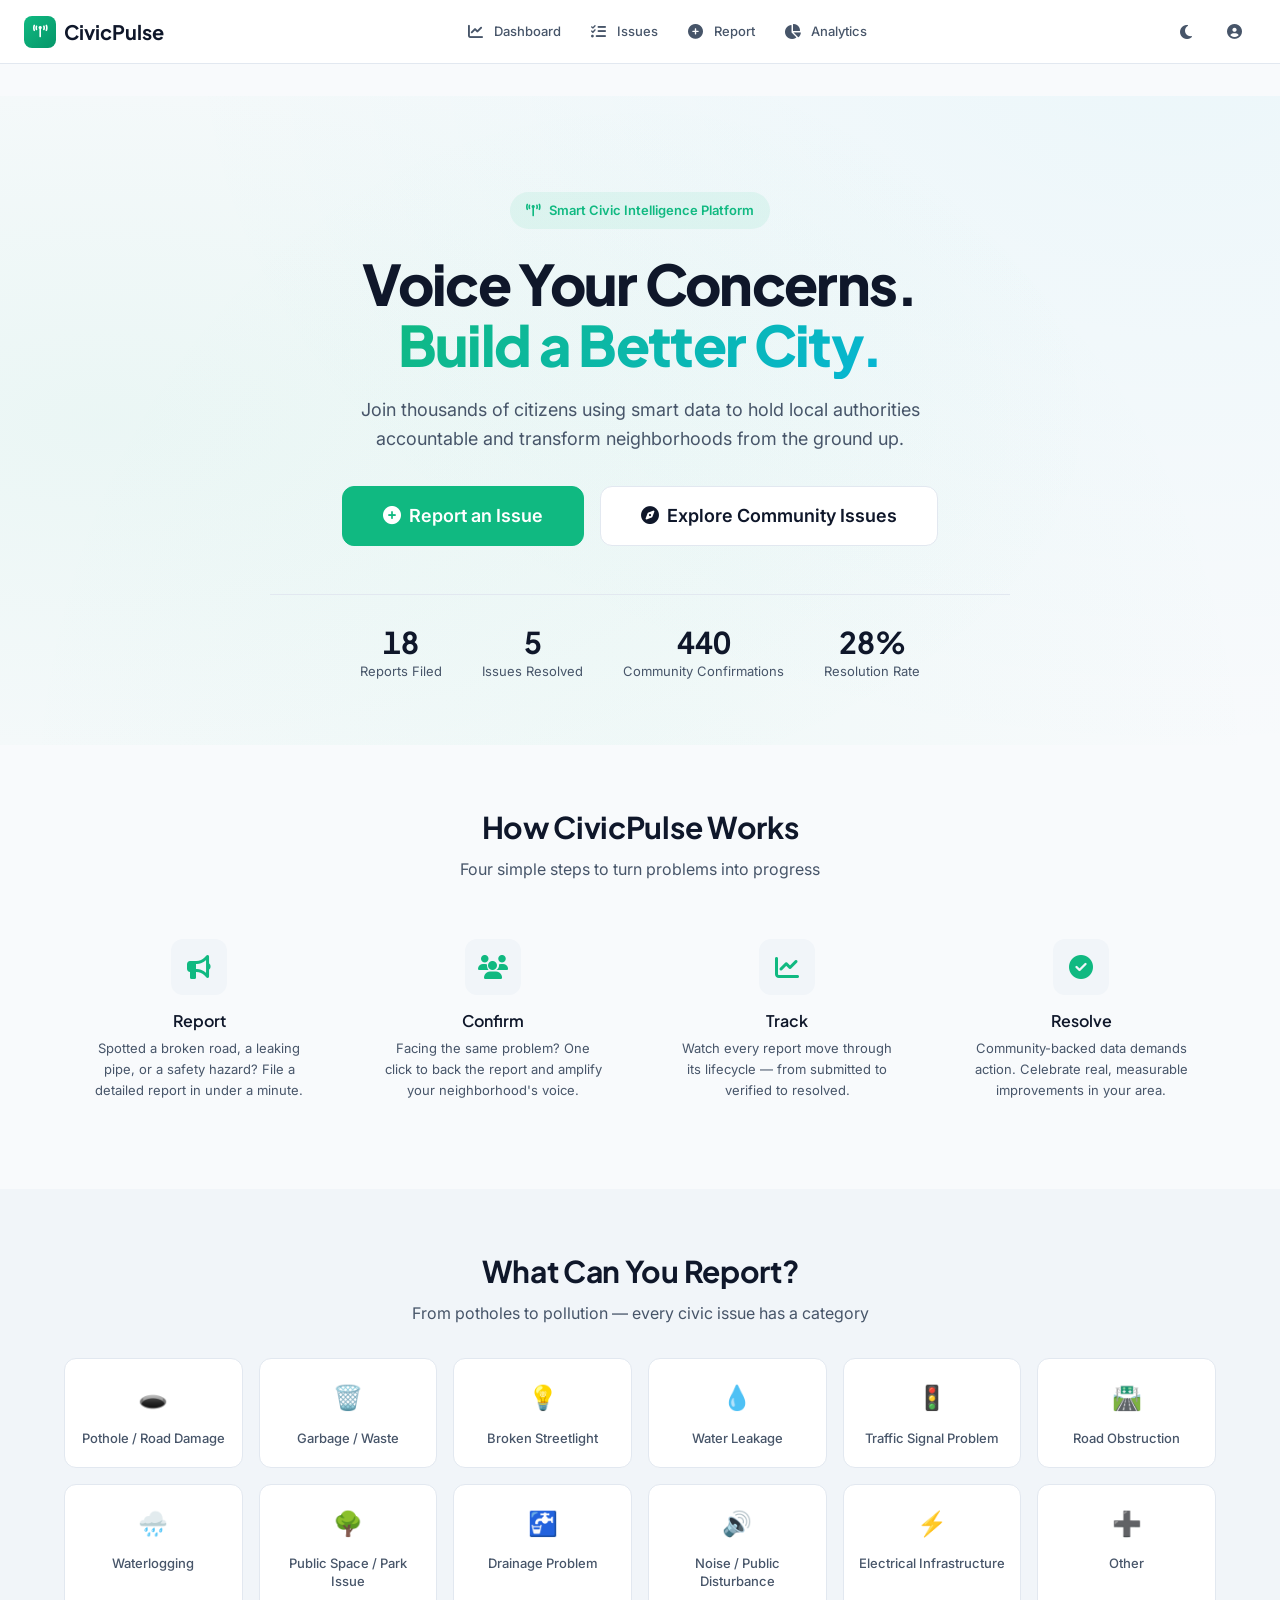
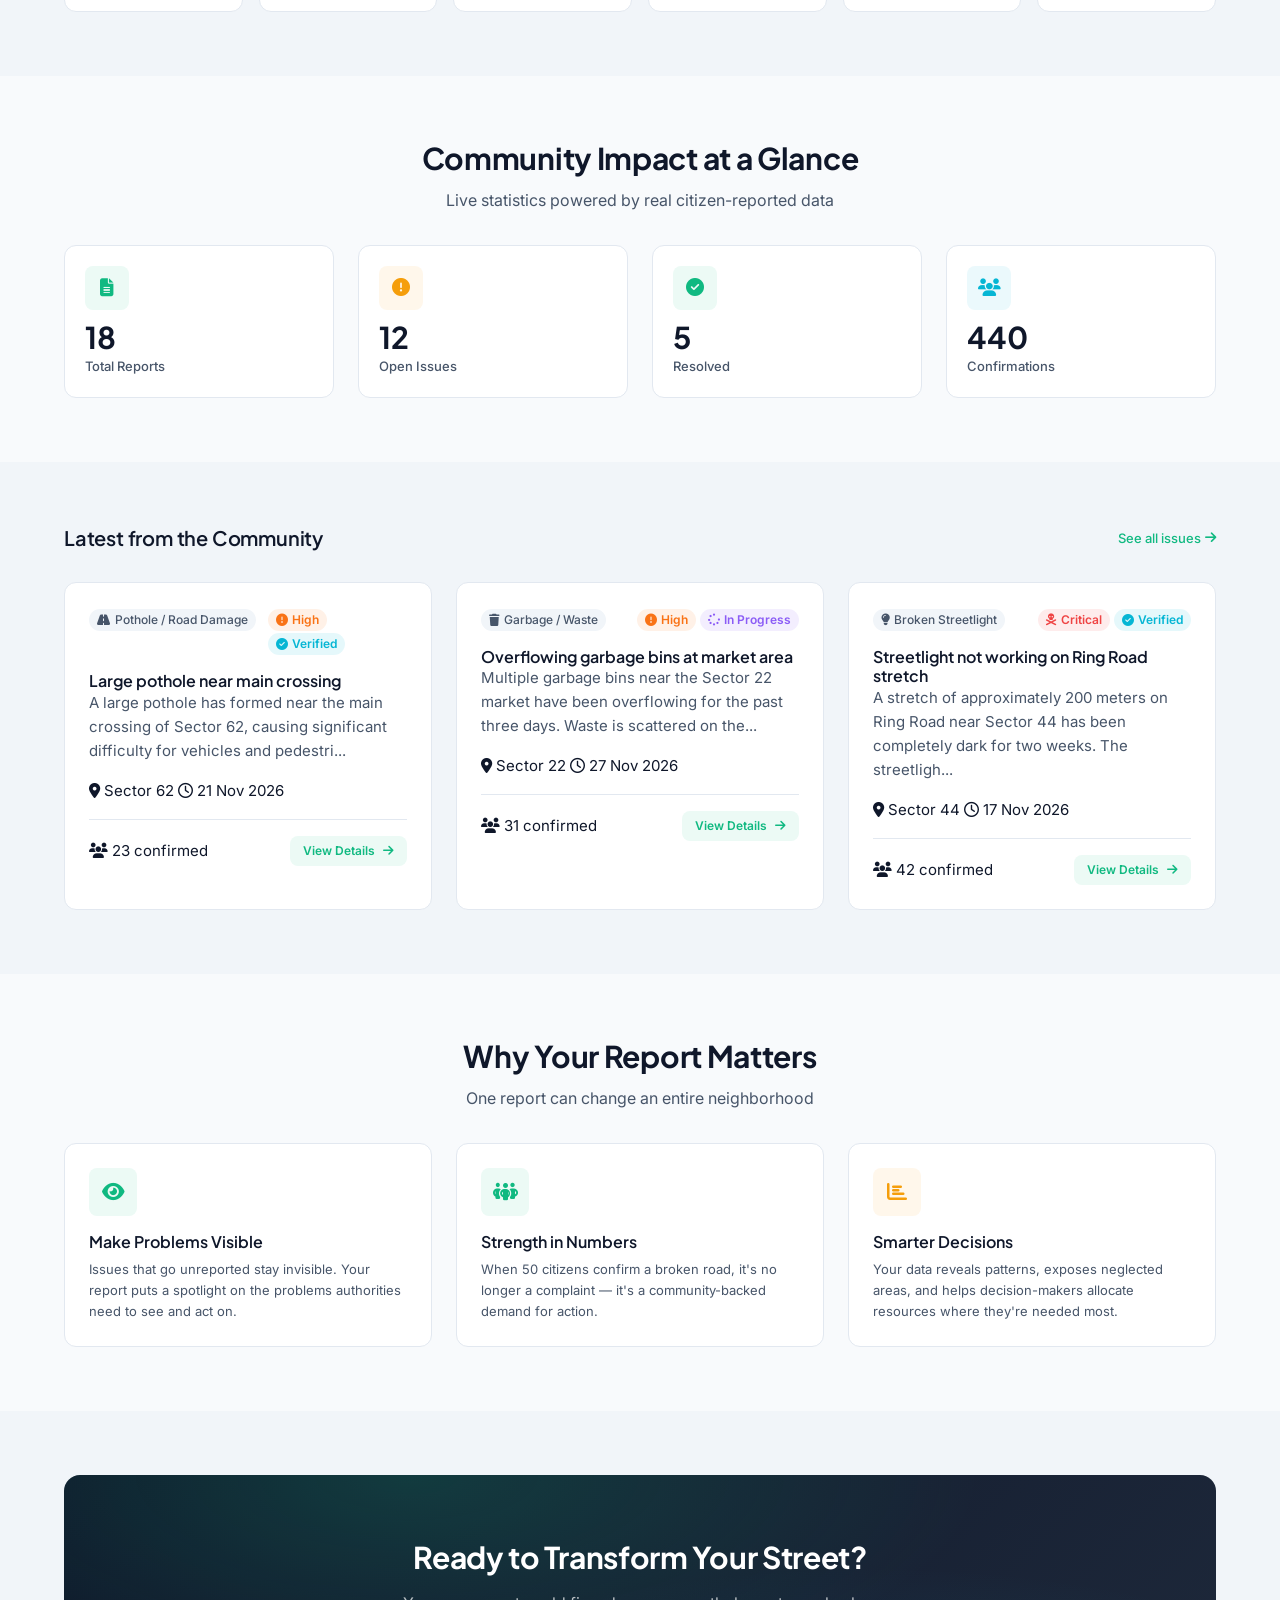
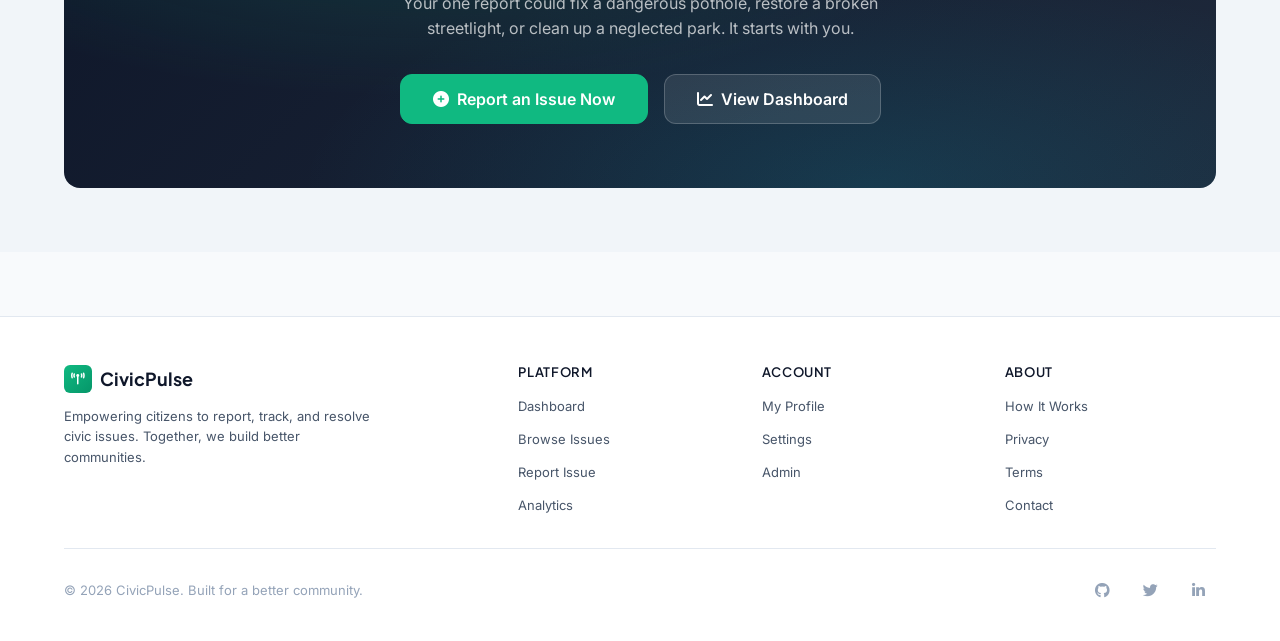
<file: index.html>
<!DOCTYPE html>
<html lang="en" data-theme="light">
<head>
    <meta charset="UTF-8">
    <meta name="viewport" content="width=device-width, initial-scale=1.0">
    <meta name="description" content="CivicPulse — Report, track, and improve civic issues in your community. Turn everyday problems into visible, actionable community data.">
    <title>CivicPulse — Report. Track. Improve Your Community.</title>
    
    <!-- Google Fonts -->
    <link rel="preconnect" href="https://fonts.googleapis.com">
    <link rel="preconnect" href="https://fonts.gstatic.com" crossorigin>
    <link href="https://fonts.googleapis.com/css2?family=Inter:wght@400;500;600;700;800&family=Plus+Jakarta+Sans:wght@500;600;700;800&display=swap" rel="stylesheet">
    
    <!-- Font Awesome -->
    <link rel="stylesheet" href="https://cdnjs.cloudflare.com/ajax/libs/font-awesome/6.5.1/css/all.min.css">
    
    <!-- Stylesheets -->
    <link rel="stylesheet" href="css/variables.css">
    <link rel="stylesheet" href="css/base.css">
    <link rel="stylesheet" href="css/layout.css">
    <link rel="stylesheet" href="css/components.css">
    <link rel="stylesheet" href="css/landing.css">
    <link rel="stylesheet" href="css/animations.css">
    <link rel="stylesheet" href="css/responsive.css">

    <link rel="icon" href="[data-uri]">
    <link rel="manifest" href="manifest.json">
</head>
<body>
    <!-- Navigation -->
    <header id="navbar"></header>

    <main class="main-content" id="mainContent">
        <!-- Hero Section -->
        <section class="hero" id="heroSection">
            <div class="container">
                <div class="hero__content">
                    <div class="hero__badge">
                        <i class="fa-solid fa-tower-broadcast"></i>
                        Smart Civic Intelligence Platform
                    </div>
                    <h1 class="hero__title">
                        Voice Your Concerns.<br>
                        <span class="hero__title-accent">Build a Better City.</span>
                    </h1>
                    <p class="hero__subtitle">
                        Join thousands of citizens using smart data to hold local authorities 
                        accountable and transform neighborhoods from the ground up.
                    </p>
                    <div class="hero__actions">
                        <a href="report-new.html" class="btn btn--primary btn--xl">
                            <i class="fa-solid fa-circle-plus"></i>
                            Report an Issue
                        </a>
                        <a href="reports.html" class="btn btn--secondary btn--xl">
                            <i class="fa-solid fa-compass"></i>
                            Explore Community Issues
                        </a>
                    </div>
                    <div class="hero__stats" id="heroStats">
                        <!-- Populated by JS -->
                    </div>
                </div>
            </div>
        </section>

        <!-- How It Works -->
        <section class="how-it-works reveal">
            <div class="container">
                <div class="landing-section-header">
                    <h2>How CivicPulse Works</h2>
                    <p>Four simple steps to turn problems into progress</p>
                </div>
                <div class="how-it-works__grid reveal-stagger">
                    <div class="how-step">
                        <div class="how-step__icon">
                            <i class="fa-solid fa-bullhorn"></i>
                        </div>
                        <h3 class="how-step__title">Report</h3>
                        <p class="how-step__desc">Spotted a broken road, a leaking pipe, or a safety hazard? File a detailed report in under a minute.</p>
                    </div>
                    <div class="how-step">
                        <div class="how-step__icon">
                            <i class="fa-solid fa-users"></i>
                        </div>
                        <h3 class="how-step__title">Confirm</h3>
                        <p class="how-step__desc">Facing the same problem? One click to back the report and amplify your neighborhood's voice.</p>
                    </div>
                    <div class="how-step">
                        <div class="how-step__icon">
                            <i class="fa-solid fa-chart-line"></i>
                        </div>
                        <h3 class="how-step__title">Track</h3>
                        <p class="how-step__desc">Watch every report move through its lifecycle — from submitted to verified to resolved.</p>
                    </div>
                    <div class="how-step">
                        <div class="how-step__icon">
                            <i class="fa-solid fa-circle-check"></i>
                        </div>
                        <h3 class="how-step__title">Resolve</h3>
                        <p class="how-step__desc">Community-backed data demands action. Celebrate real, measurable improvements in your area.</p>
                    </div>
                </div>
            </div>
        </section>

        <!-- Categories -->
        <section class="categories-section reveal">
            <div class="container">
                <div class="landing-section-header">
                    <h2>What Can You Report?</h2>
                    <p>From potholes to pollution — every civic issue has a category</p>
                </div>
                <div class="categories-grid reveal-stagger" id="categoriesGrid">
                    <!-- Populated by JS -->
                </div>
            </div>
        </section>

        <!-- Community Stats Preview -->
        <section class="stats-preview reveal">
            <div class="container">
                <div class="landing-section-header">
                    <h2>Community Impact at a Glance</h2>
                    <p>Live statistics powered by real citizen-reported data</p>
                </div>
                <div class="stats-preview__grid reveal-stagger" id="statsPreview">
                    <!-- Populated by JS -->
                </div>
            </div>
        </section>

        <!-- Recent Reports -->
        <section class="recent-reports reveal">
            <div class="container">
                <div class="section__header">
                    <h2 class="section__title">Latest from the Community</h2>
                    <a href="reports.html" class="section__link">
                        See all issues <i class="fa-solid fa-arrow-right"></i>
                    </a>
                </div>
                <div class="recent-reports__grid" id="recentReports">
                    <!-- Populated by JS -->
                </div>
            </div>
        </section>

        <!-- Why Reporting Matters -->
        <section class="why-report reveal">
            <div class="container">
                <div class="landing-section-header">
                    <h2>Why Your Report Matters</h2>
                    <p>One report can change an entire neighborhood</p>
                </div>
                <div class="why-report__grid reveal-stagger">
                    <div class="why-card">
                        <div class="why-card__icon stat-card__icon--accent">
                            <i class="fa-solid fa-eye"></i>
                        </div>
                        <h3 class="why-card__title">Make Problems Visible</h3>
                        <p class="why-card__desc">Issues that go unreported stay invisible. Your report puts a spotlight on the problems authorities need to see and act on.</p>
                    </div>
                    <div class="why-card">
                        <div class="why-card__icon stat-card__icon--success">
                            <i class="fa-solid fa-people-group"></i>
                        </div>
                        <h3 class="why-card__title">Strength in Numbers</h3>
                        <p class="why-card__desc">When 50 citizens confirm a broken road, it's no longer a complaint — it's a community-backed demand for action.</p>
                    </div>
                    <div class="why-card">
                        <div class="why-card__icon stat-card__icon--warning">
                            <i class="fa-solid fa-chart-bar"></i>
                        </div>
                        <h3 class="why-card__title">Smarter Decisions</h3>
                        <p class="why-card__desc">Your data reveals patterns, exposes neglected areas, and helps decision-makers allocate resources where they're needed most.</p>
                    </div>
                </div>
            </div>
        </section>

        <!-- CTA -->
        <section class="cta-section reveal--scale">
            <div class="container">
                <div class="cta-box">
                    <div class="cta-box__content">
                        <h2 class="cta-box__title">Ready to Transform Your Street?</h2>
                        <p class="cta-box__subtitle">
                            Your one report could fix a dangerous pothole, restore a broken streetlight, 
                            or clean up a neglected park. It starts with you.
                        </p>
                        <div class="cta-box__actions">
                            <a href="report-new.html" class="btn btn--primary btn--lg">
                                <i class="fa-solid fa-circle-plus"></i>
                                Report an Issue Now
                            </a>
                            <a href="dashboard.html" class="btn btn--secondary btn--lg" style="background: rgba(255,255,255,0.1); color: white; border-color: rgba(255,255,255,0.2);">
                                <i class="fa-solid fa-chart-line"></i>
                                View Dashboard
                            </a>
                        </div>
                    </div>
                </div>
            </div>
        </section>
    </main>

    <!-- Footer -->
    <footer id="footer"></footer>

    <!-- Scripts -->
    <script src="js/utils.js"></script>
    <script src="js/storageAdapter.js"></script>
    <script src="js/dataService.js"></script>
    <script src="js/seedData.js"></script>
    <script src="js/auth.js"></script>
    <script src="js/theme.js"></script>
    <script src="js/router.js"></script>
    <script src="js/components.js"></script>
    <script src="js/app.js"></script>
    <script src="js/landing.js"></script>
    <script src="js/scrollReveal.js"></script>
    <script>
        // Initialize scroll animations after page loads
        if (document.readyState === 'loading') {
            document.addEventListener('DOMContentLoaded', () => ScrollReveal.init());
        } else {
            setTimeout(() => ScrollReveal.init(), 50);
        }
    </script>
</body>
</html>
</file>
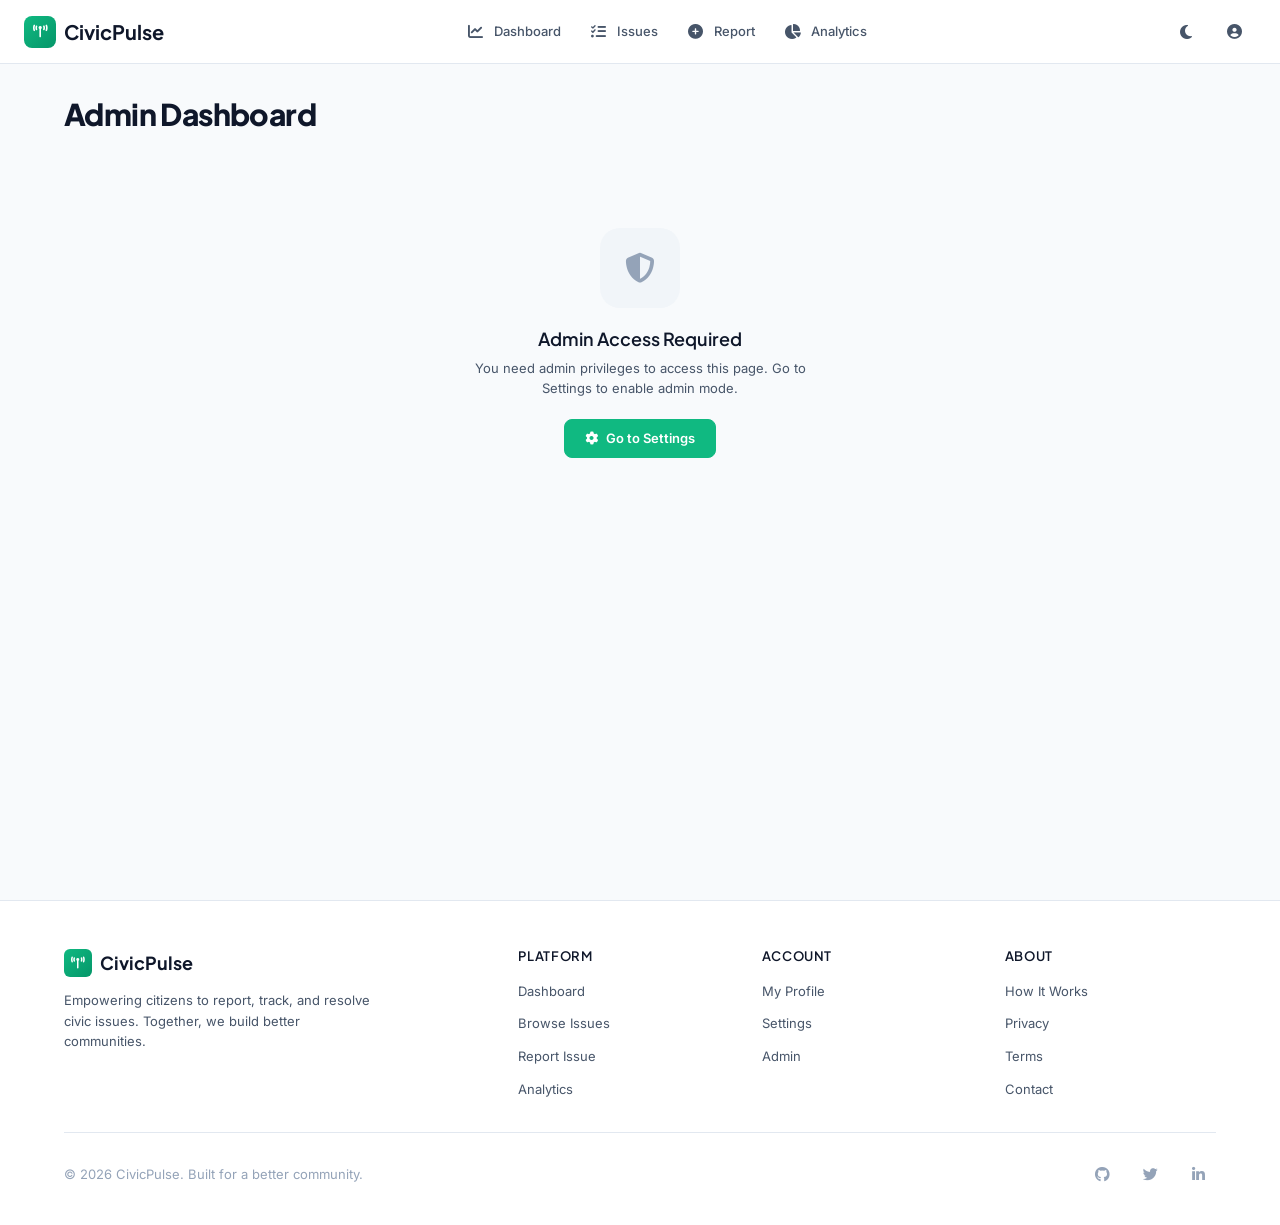
<file: admin.html>
<!DOCTYPE html>
<html lang="en" data-theme="light">
<head>
    <meta charset="UTF-8">
    <meta name="viewport" content="width=device-width, initial-scale=1.0">
    <meta name="description" content="Admin Dashboard — Manage and moderate civic reports on CivicPulse">
    <title>Admin Dashboard — CivicPulse</title>
    <link rel="preconnect" href="https://fonts.googleapis.com">
    <link rel="preconnect" href="https://fonts.gstatic.com" crossorigin>
    <link href="https://fonts.googleapis.com/css2?family=Inter:wght@400;500;600;700;800&family=Plus+Jakarta+Sans:wght@500;600;700;800&display=swap" rel="stylesheet">
    <link rel="stylesheet" href="https://cdnjs.cloudflare.com/ajax/libs/font-awesome/6.5.1/css/all.min.css">
    <link rel="stylesheet" href="css/variables.css">
    <link rel="stylesheet" href="css/base.css">
    <link rel="stylesheet" href="css/layout.css">
    <link rel="stylesheet" href="css/components.css">
    <link rel="stylesheet" href="css/admin.css">
    <link rel="stylesheet" href="css/responsive.css">

    <link rel="icon" href="[data-uri]">
    <link rel="manifest" href="manifest.json">
</head>
<body>
    <header id="navbar"></header>
    <main class="main-content page-content">
        <div class="container" id="adminContent">
            <!-- Rendered by JS -->
        </div>
    </main>
    <footer id="footer"></footer>
    <script src="js/utils.js"></script>
    <script src="js/storageAdapter.js"></script>
    <script src="js/dataService.js"></script>
    <script src="js/seedData.js"></script>
    <script src="js/auth.js"></script>
    <script src="js/theme.js"></script>
    <script src="js/router.js"></script>
    <script src="js/components.js"></script>
    <script src="js/app.js"></script>
    <script src="js/admin.js"></script>
</body>
</html>
</file>
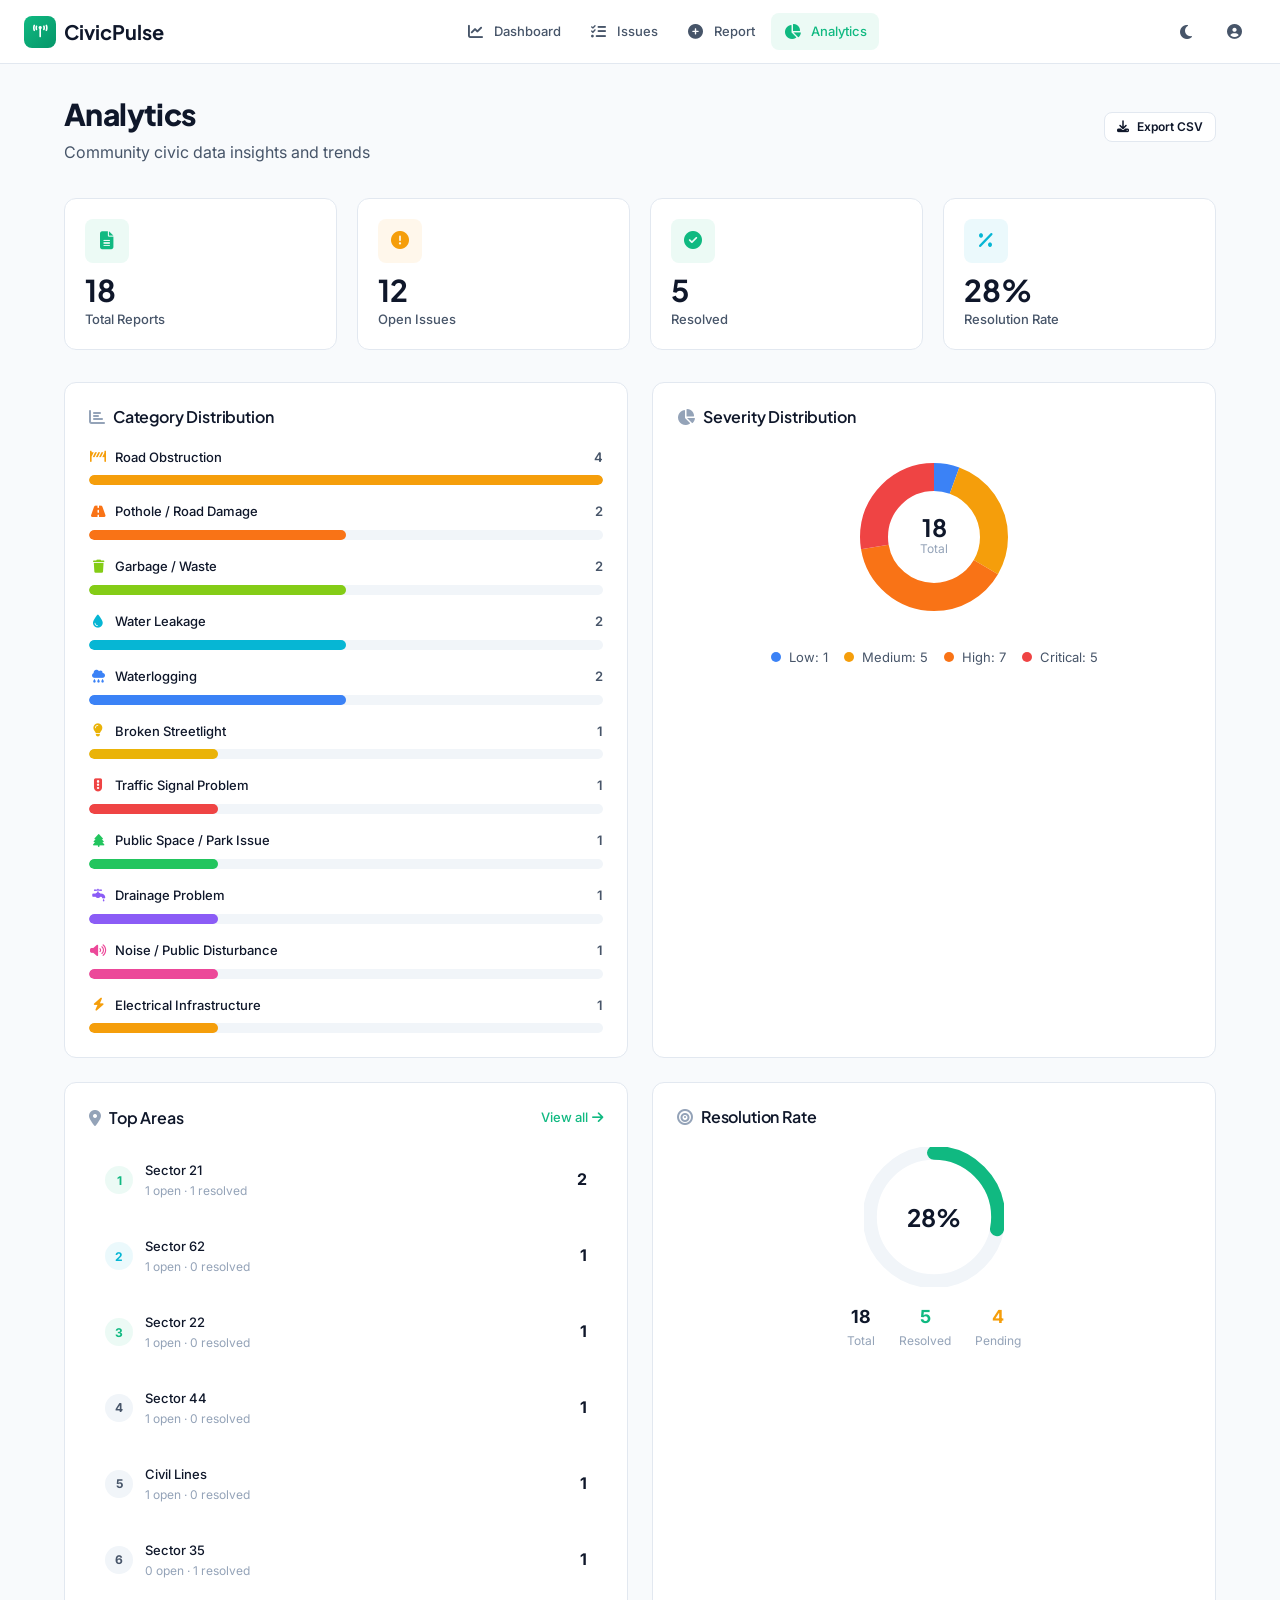
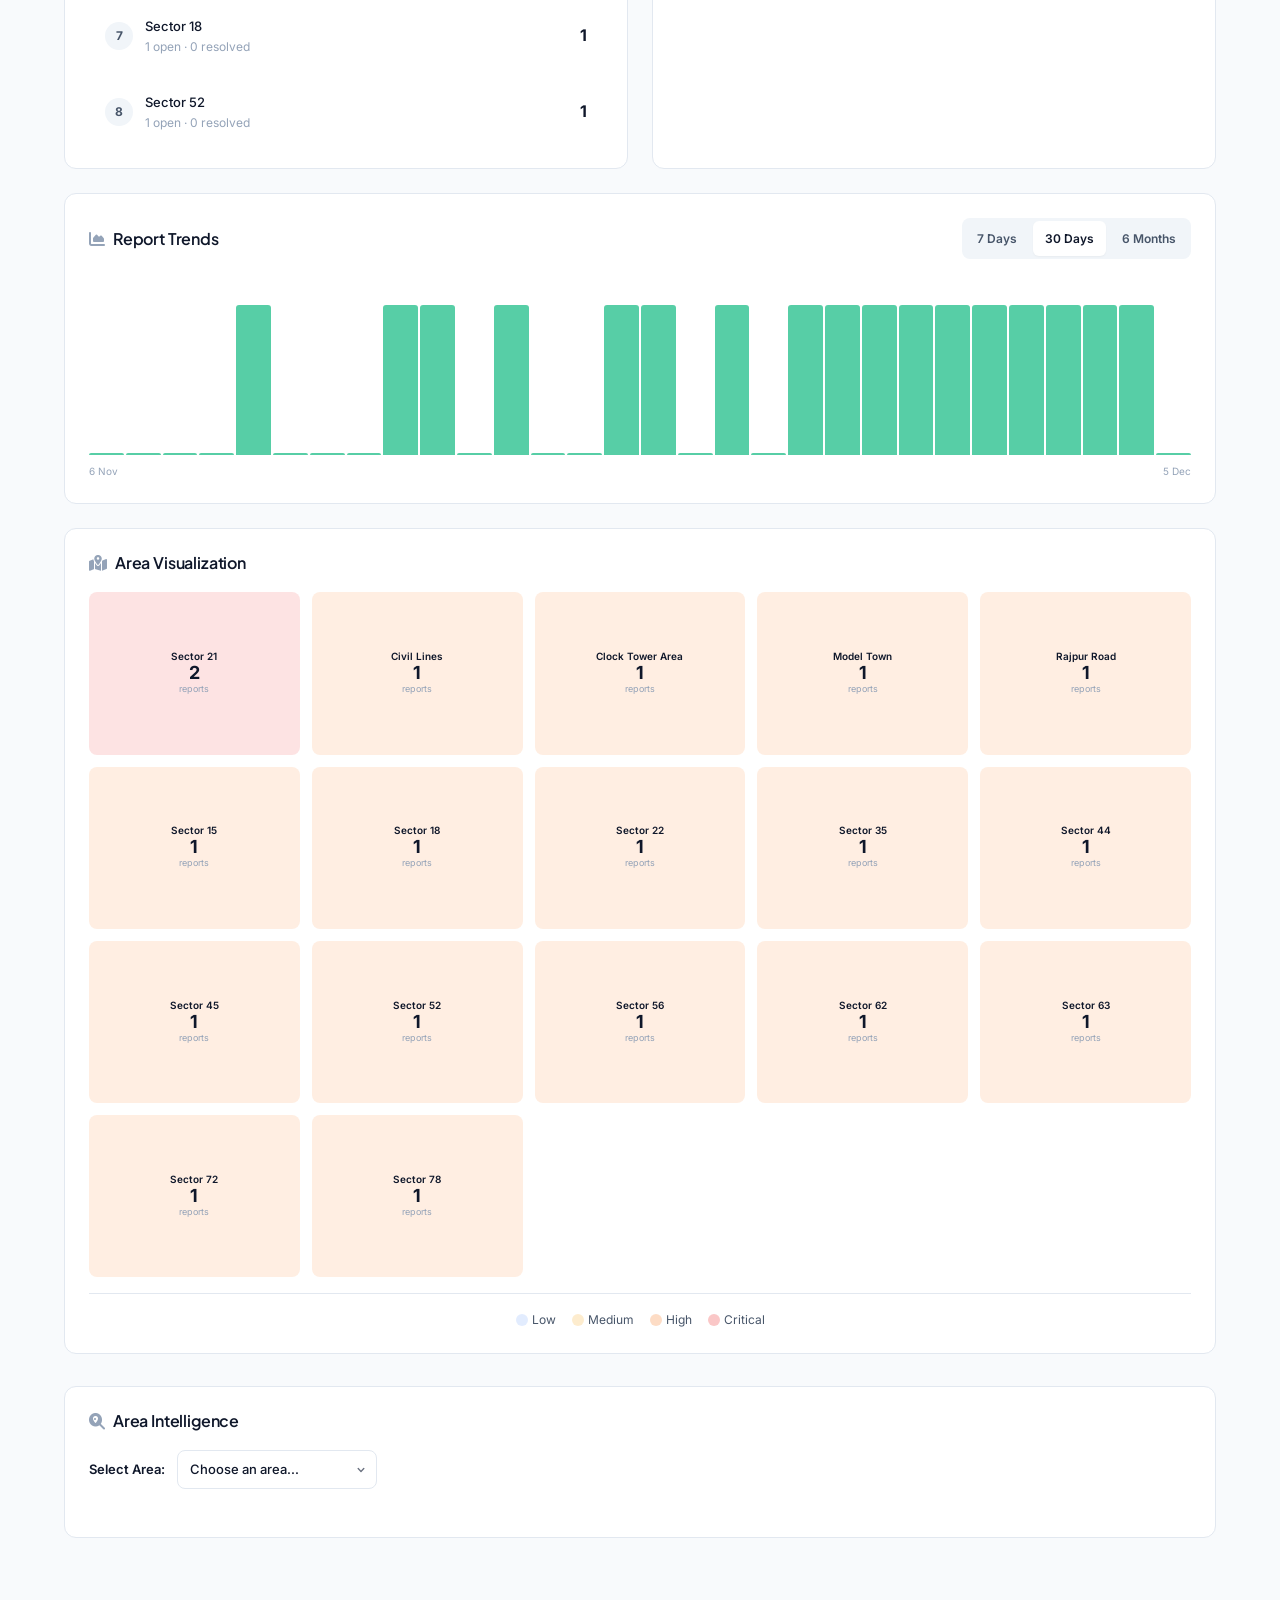
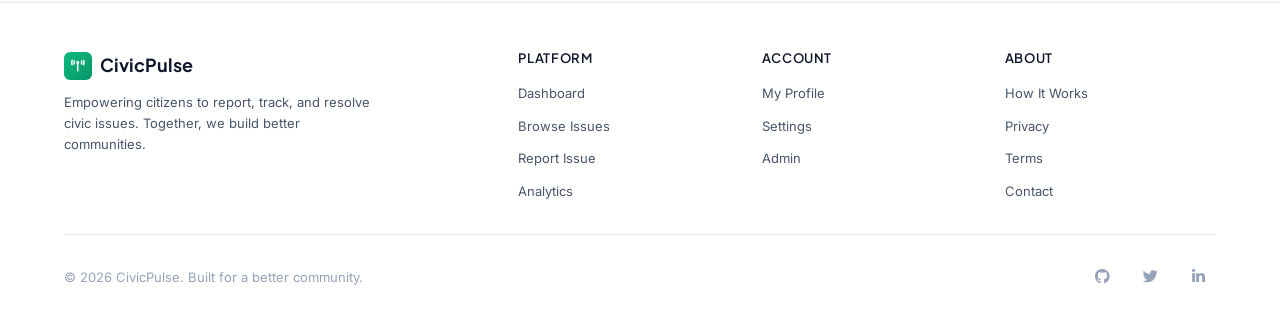
<file: analytics.html>
<!DOCTYPE html>
<html lang="en" data-theme="light">
<head>
    <meta charset="UTF-8">
    <meta name="viewport" content="width=device-width, initial-scale=1.0">
    <meta name="description" content="Analytics and insights from community civic data — CivicPulse">
    <title>Analytics — CivicPulse</title>
    <link rel="preconnect" href="https://fonts.googleapis.com">
    <link rel="preconnect" href="https://fonts.gstatic.com" crossorigin>
    <link href="https://fonts.googleapis.com/css2?family=Inter:wght@400;500;600;700;800&family=Plus+Jakarta+Sans:wght@500;600;700;800&display=swap" rel="stylesheet">
    <link rel="stylesheet" href="https://cdnjs.cloudflare.com/ajax/libs/font-awesome/6.5.1/css/all.min.css">
    <link rel="stylesheet" href="css/variables.css">
    <link rel="stylesheet" href="css/base.css">
    <link rel="stylesheet" href="css/layout.css">
    <link rel="stylesheet" href="css/components.css">
    <link rel="stylesheet" href="css/analytics.css">
    <link rel="stylesheet" href="css/animations.css">
    <link rel="stylesheet" href="css/responsive.css">

    <link rel="icon" href="[data-uri]">
    <link rel="manifest" href="manifest.json">
</head>
<body>
    <header id="navbar"></header>
    <main class="main-content page-content">
        <div class="container">
            <div class="page-header">
                <div class="page-header__row">
                    <div>
                        <h1 class="page-header__title">Analytics</h1>
                        <p class="page-header__subtitle">Community civic data insights and trends</p>
                    </div>
                    <div class="page-header__actions">
                        <button class="btn btn--secondary btn--sm" id="exportCsvBtn">
                            <i class="fa-solid fa-download"></i> Export CSV
                        </button>
                    </div>
                </div>
            </div>

            <!-- Top Stats -->
            <div class="analytics-stats stagger-children" id="analyticsStats"></div>

            <!-- Charts Row 1 -->
            <div class="analytics-grid" id="chartsRow1"></div>

            <!-- Charts Row 2 -->
            <div class="analytics-grid" id="chartsRow2"></div>

            <!-- Area Map -->
            <div class="analytics-grid analytics-grid--full" style="margin-bottom: var(--space-6);">
                <div class="chart-panel" id="areaMapPanel">
                    <div class="chart-panel__header">
                        <h2 class="chart-panel__title">
                            <i class="fa-solid fa-map-location-dot"></i> Area Visualization
                        </h2>
                    </div>
                    <div id="areaMap"></div>
                </div>
            </div>

            <!-- Area Intelligence -->
            <div class="area-intelligence" id="areaIntelligence">
                <div class="chart-panel">
                    <div class="chart-panel__header">
                        <h2 class="chart-panel__title">
                            <i class="fa-solid fa-magnifying-glass-location"></i> Area Intelligence
                        </h2>
                    </div>
                    <div class="area-selector">
                        <label class="area-selector__label" for="areaSelect">Select Area:</label>
                        <select class="filter-select" id="areaSelect" style="min-width: 200px;">
                            <option value="">Choose an area...</option>
                        </select>
                    </div>
                    <div id="areaDetail"></div>
                </div>
            </div>
        </div>
    </main>
    <footer id="footer"></footer>
    <script src="js/utils.js"></script>
    <script src="js/storageAdapter.js"></script>
    <script src="js/dataService.js"></script>
    <script src="js/seedData.js"></script>
    <script src="js/auth.js"></script>
    <script src="js/theme.js"></script>
    <script src="js/router.js"></script>
    <script src="js/components.js"></script>
    <script src="js/app.js"></script>
    <script src="js/analytics.js"></script>
    <script src="js/scrollReveal.js"></script>
    <script>
        // CSV Export button
        document.addEventListener('DOMContentLoaded', () => {
            const exportBtn = document.getElementById('exportCsvBtn');
            if (exportBtn) {
                exportBtn.addEventListener('click', () => {
                    const reports = DataService.getReports();
                    ScrollReveal.exportToCSV(reports);
                });
            }
        });
    </script>
</html>
</file>
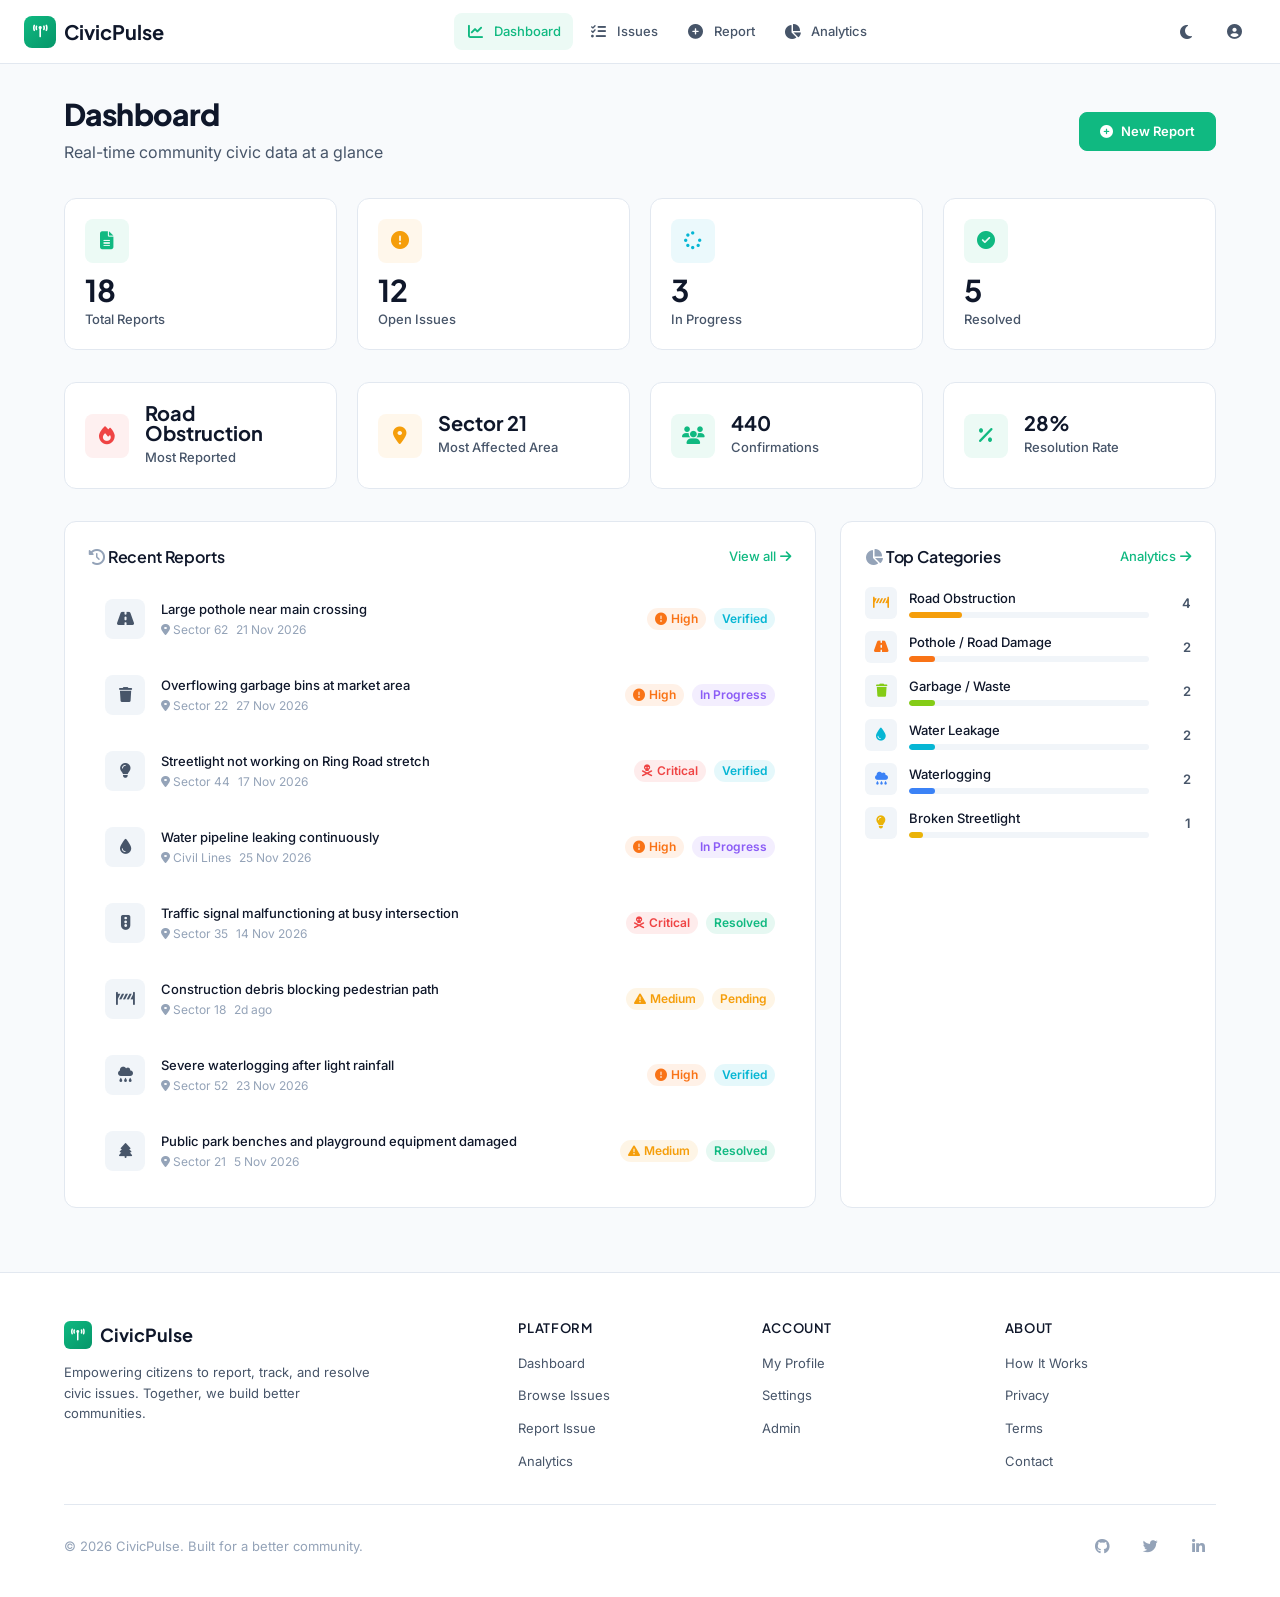
<file: dashboard.html>
<!DOCTYPE html>
<html lang="en" data-theme="light">
<head>
    <meta charset="UTF-8">
    <meta name="viewport" content="width=device-width, initial-scale=1.0">
    <meta name="description" content="CivicPulse Dashboard — View real-time community statistics, recent reports, and civic issue trends.">
    <title>Dashboard — CivicPulse</title>
    <link rel="preconnect" href="https://fonts.googleapis.com">
    <link rel="preconnect" href="https://fonts.gstatic.com" crossorigin>
    <link href="https://fonts.googleapis.com/css2?family=Inter:wght@400;500;600;700;800&family=Plus+Jakarta+Sans:wght@500;600;700;800&display=swap" rel="stylesheet">
    <link rel="stylesheet" href="https://cdnjs.cloudflare.com/ajax/libs/font-awesome/6.5.1/css/all.min.css">
    <link rel="stylesheet" href="css/variables.css">
    <link rel="stylesheet" href="css/base.css">
    <link rel="stylesheet" href="css/layout.css">
    <link rel="stylesheet" href="css/components.css">
    <link rel="stylesheet" href="css/dashboard.css">
    <link rel="stylesheet" href="css/responsive.css">

    <link rel="icon" href="[data-uri]">
    <link rel="manifest" href="manifest.json">
</head>
<body>
    <header id="navbar"></header>
    <main class="main-content page-content">
        <div class="container">
            <div class="page-header">
                <div class="page-header__row">
                    <div>
                        <h1 class="page-header__title">Dashboard</h1>
                        <p class="page-header__subtitle">Real-time community civic data at a glance</p>
                    </div>
                    <div class="page-header__actions">
                        <a href="report-new.html" class="btn btn--primary">
                            <i class="fa-solid fa-circle-plus"></i> New Report
                        </a>
                    </div>
                </div>
            </div>

            <!-- Primary Stats -->
            <div class="dashboard-stats stagger-children" id="dashboardStats"></div>

            <!-- Secondary Stats -->
            <div class="dashboard-secondary-stats stagger-children" id="dashboardSecondaryStats"></div>

            <!-- Content Grid -->
            <div class="dashboard-content">
                <!-- Recent Reports -->
                <div class="dashboard-panel">
                    <div class="dashboard-panel__header">
                        <h2 class="dashboard-panel__title">
                            <i class="fa-solid fa-clock-rotate-left" style="color: var(--text-tertiary);"></i>
                            Recent Reports
                        </h2>
                        <a href="reports.html" class="section__link">
                            View all <i class="fa-solid fa-arrow-right"></i>
                        </a>
                    </div>
                    <div class="dashboard-report-list" id="dashboardRecentReports"></div>
                </div>

                <!-- Category Breakdown -->
                <div class="dashboard-panel">
                    <div class="dashboard-panel__header">
                        <h2 class="dashboard-panel__title">
                            <i class="fa-solid fa-chart-pie" style="color: var(--text-tertiary);"></i>
                            Top Categories
                        </h2>
                        <a href="analytics.html" class="section__link">
                            Analytics <i class="fa-solid fa-arrow-right"></i>
                        </a>
                    </div>
                    <div class="category-breakdown" id="dashboardCategories"></div>
                </div>
            </div>
        </div>
    </main>
    <footer id="footer"></footer>
    <script src="js/utils.js"></script>
    <script src="js/storageAdapter.js"></script>
    <script src="js/dataService.js"></script>
    <script src="js/seedData.js"></script>
    <script src="js/auth.js"></script>
    <script src="js/theme.js"></script>
    <script src="js/router.js"></script>
    <script src="js/components.js"></script>
    <script src="js/app.js"></script>
    <script src="js/dashboard.js"></script>
</body>
</html>
</file>
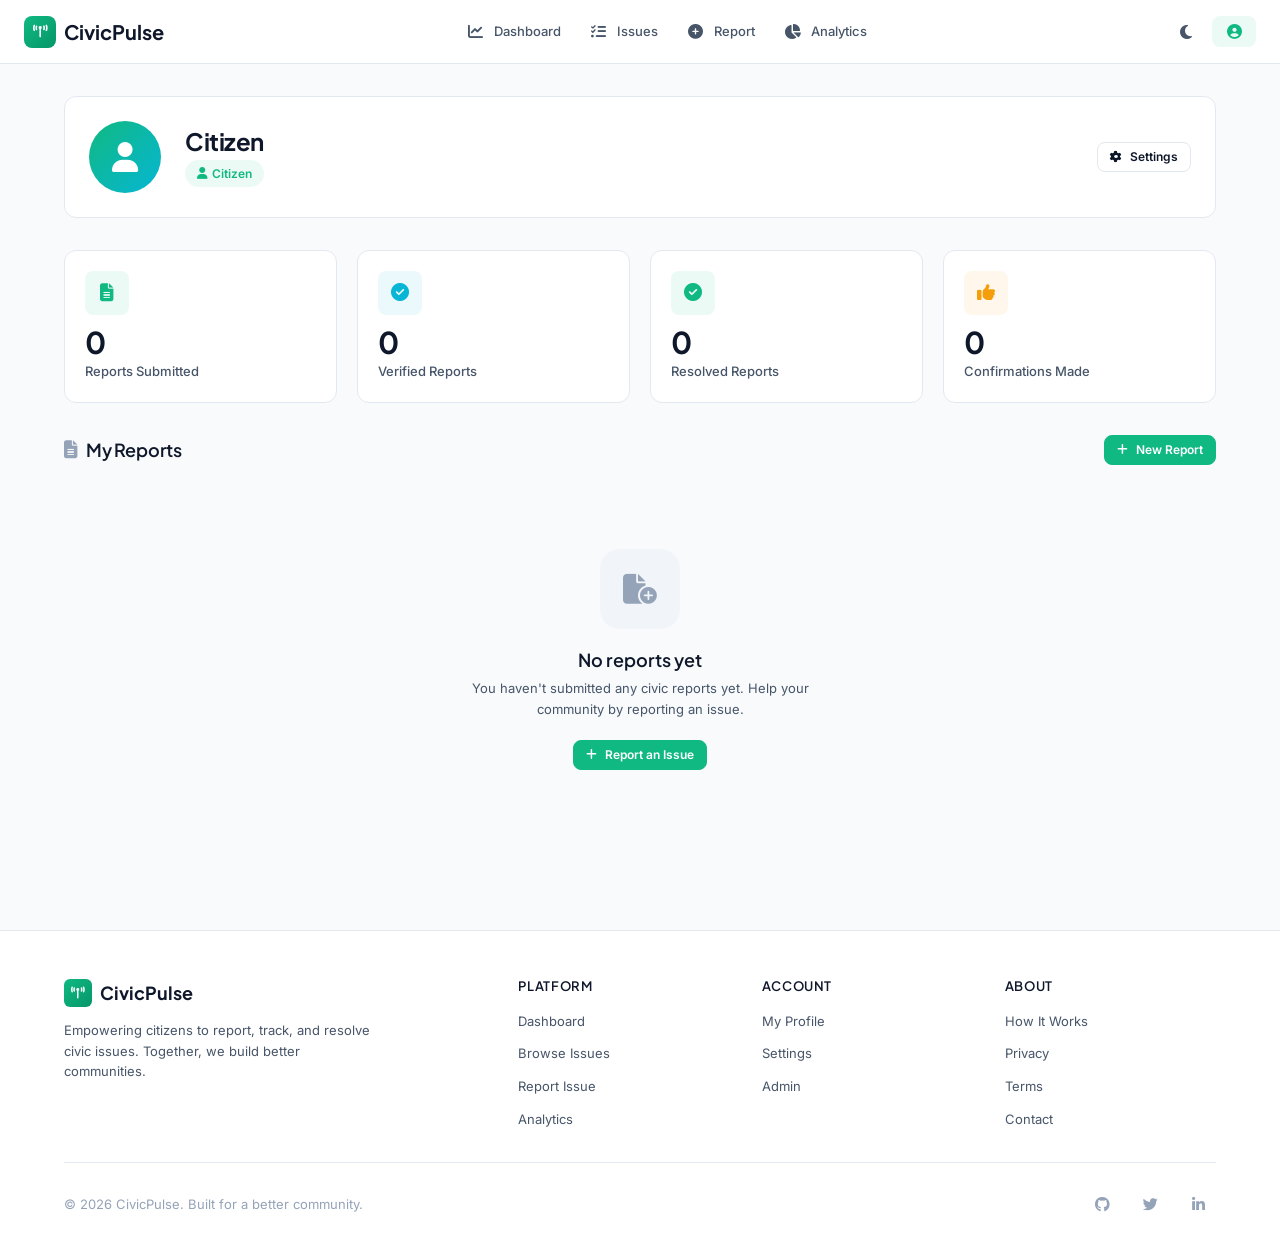
<file: profile.html>
<!DOCTYPE html>
<html lang="en" data-theme="light">
<head>
    <meta charset="UTF-8">
    <meta name="viewport" content="width=device-width, initial-scale=1.0">
    <meta name="description" content="Your CivicPulse profile — view your reports, confirmations, and community impact.">
    <title>My Profile — CivicPulse</title>
    <link rel="preconnect" href="https://fonts.googleapis.com">
    <link rel="preconnect" href="https://fonts.gstatic.com" crossorigin>
    <link href="https://fonts.googleapis.com/css2?family=Inter:wght@400;500;600;700;800&family=Plus+Jakarta+Sans:wght@500;600;700;800&display=swap" rel="stylesheet">
    <link rel="stylesheet" href="https://cdnjs.cloudflare.com/ajax/libs/font-awesome/6.5.1/css/all.min.css">
    <link rel="stylesheet" href="css/variables.css">
    <link rel="stylesheet" href="css/base.css">
    <link rel="stylesheet" href="css/layout.css">
    <link rel="stylesheet" href="css/components.css">
    <link rel="stylesheet" href="css/profile.css">
    <link rel="stylesheet" href="css/responsive.css">

    <link rel="icon" href="[data-uri]">
    <link rel="manifest" href="manifest.json">
</head>
<body>
    <header id="navbar"></header>
    <main class="main-content page-content">
        <div class="container" id="profileContent">
            <!-- Rendered by JS -->
        </div>
    </main>
    <footer id="footer"></footer>
    <script src="js/utils.js"></script>
    <script src="js/storageAdapter.js"></script>
    <script src="js/dataService.js"></script>
    <script src="js/seedData.js"></script>
    <script src="js/auth.js"></script>
    <script src="js/theme.js"></script>
    <script src="js/router.js"></script>
    <script src="js/components.js"></script>
    <script src="js/app.js"></script>
    <script src="js/profile.js"></script>
</body>
</html>
</file>
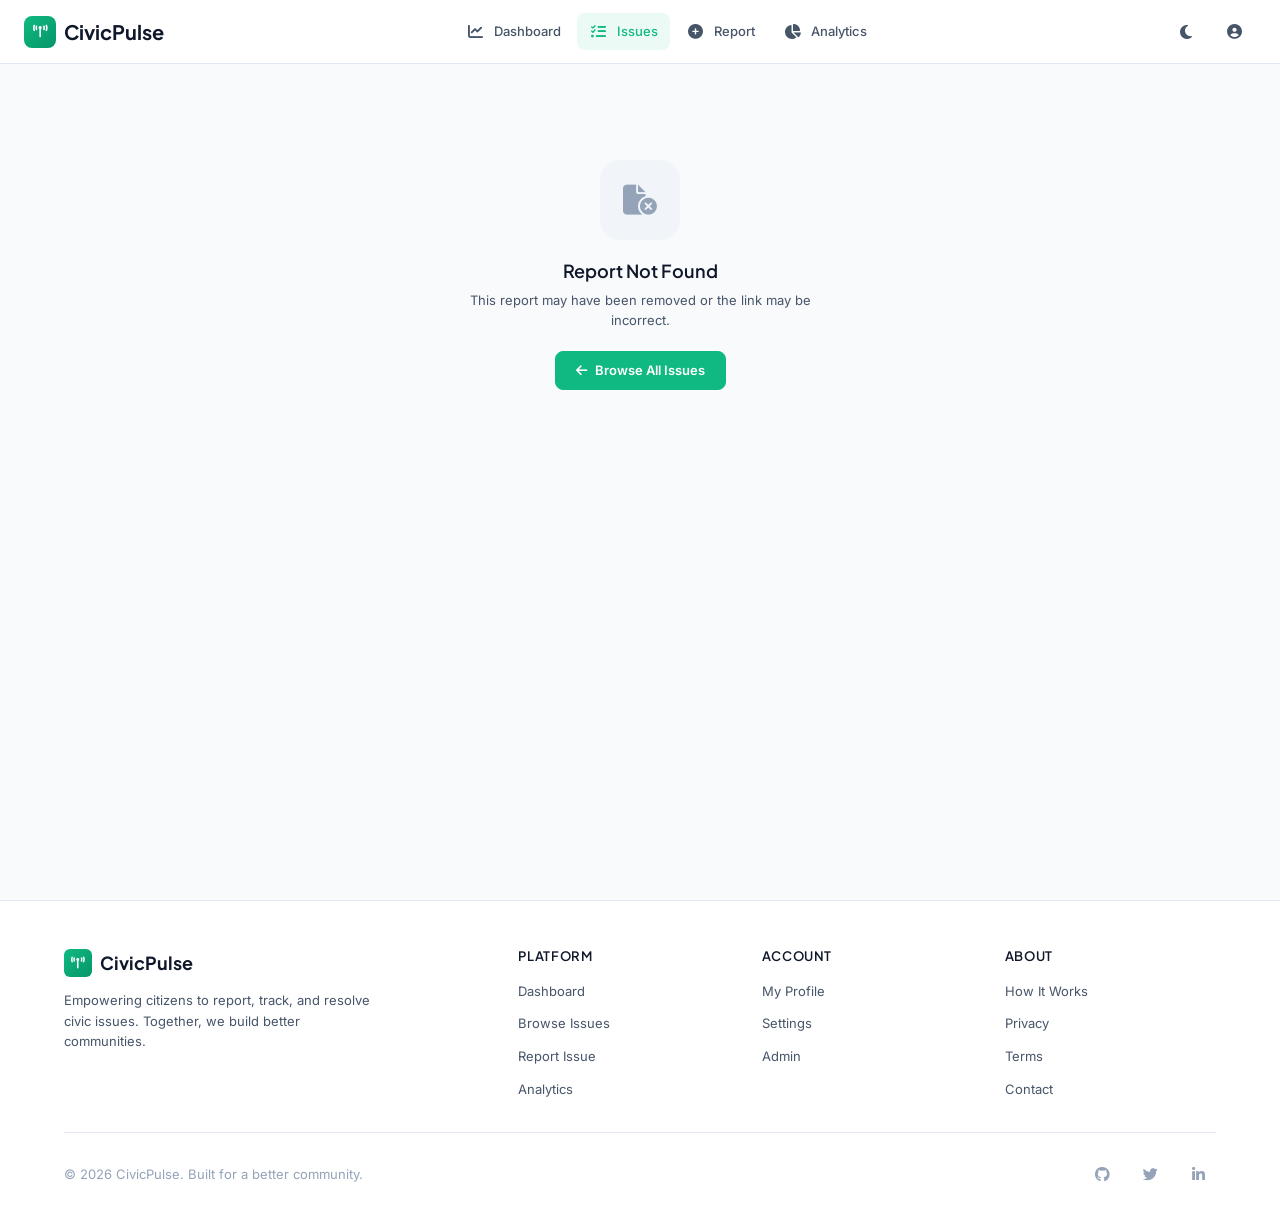
<file: report-detail.html>
<!DOCTYPE html>
<html lang="en" data-theme="light">
<head>
    <meta charset="UTF-8">
    <meta name="viewport" content="width=device-width, initial-scale=1.0">
    <meta name="description" content="View civic issue report details — CivicPulse">
    <title>Report Details — CivicPulse</title>
    <link rel="preconnect" href="https://fonts.googleapis.com">
    <link rel="preconnect" href="https://fonts.gstatic.com" crossorigin>
    <link href="https://fonts.googleapis.com/css2?family=Inter:wght@400;500;600;700;800&family=Plus+Jakarta+Sans:wght@500;600;700;800&display=swap" rel="stylesheet">
    <link rel="stylesheet" href="https://cdnjs.cloudflare.com/ajax/libs/font-awesome/6.5.1/css/all.min.css">
    <link rel="stylesheet" href="css/variables.css">
    <link rel="stylesheet" href="css/base.css">
    <link rel="stylesheet" href="css/layout.css">
    <link rel="stylesheet" href="css/components.css">
    <link rel="stylesheet" href="css/reports.css">
    <link rel="stylesheet" href="css/responsive.css">

    <link rel="icon" href="[data-uri]">
    <link rel="manifest" href="manifest.json">
</head>
<body>
    <header id="navbar"></header>
    <main class="main-content page-content">
        <div class="container">
            <div class="report-detail" id="reportDetail">
                <!-- Rendered by JS -->
            </div>
        </div>
    </main>
    <footer id="footer"></footer>
    <script src="js/utils.js"></script>
    <script src="js/storageAdapter.js"></script>
    <script src="js/dataService.js"></script>
    <script src="js/seedData.js"></script>
    <script src="js/auth.js"></script>
    <script src="js/theme.js"></script>
    <script src="js/router.js"></script>
    <script src="js/components.js"></script>
    <script src="js/app.js"></script>
    <script src="js/reportDetail.js"></script>
</body>
</html>
</file>
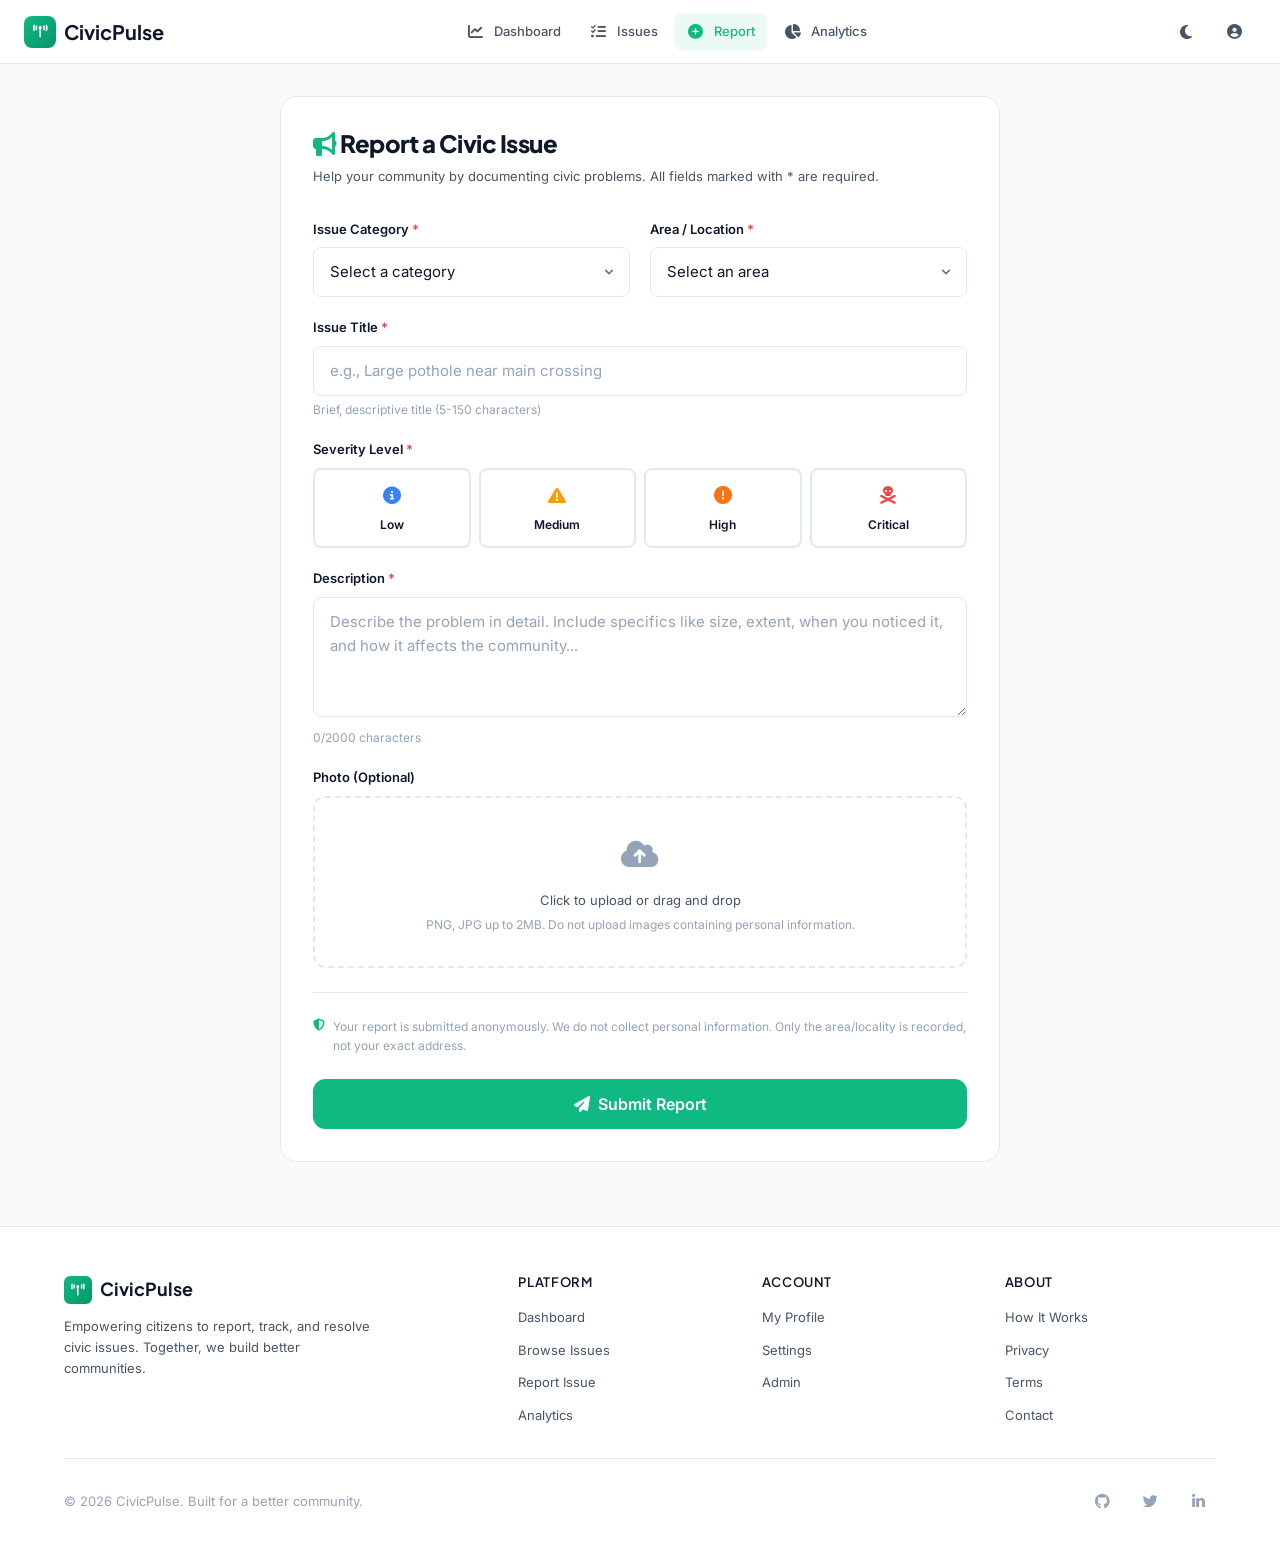
<file: report-new.html>
<!DOCTYPE html>
<html lang="en" data-theme="light">
<head>
    <meta charset="UTF-8">
    <meta name="viewport" content="width=device-width, initial-scale=1.0">
    <meta name="description" content="Report a civic issue in your community — CivicPulse">
    <title>Report an Issue — CivicPulse</title>
    <link rel="preconnect" href="https://fonts.googleapis.com">
    <link rel="preconnect" href="https://fonts.gstatic.com" crossorigin>
    <link href="https://fonts.googleapis.com/css2?family=Inter:wght@400;500;600;700;800&family=Plus+Jakarta+Sans:wght@500;600;700;800&display=swap" rel="stylesheet">
    <link rel="stylesheet" href="https://cdnjs.cloudflare.com/ajax/libs/font-awesome/6.5.1/css/all.min.css">
    <link rel="stylesheet" href="css/variables.css">
    <link rel="stylesheet" href="css/base.css">
    <link rel="stylesheet" href="css/layout.css">
    <link rel="stylesheet" href="css/components.css">
    <link rel="stylesheet" href="css/reports.css">
    <link rel="stylesheet" href="css/animations.css">
    <link rel="stylesheet" href="css/responsive.css">

    <link rel="icon" href="[data-uri]">
    <link rel="manifest" href="manifest.json">
</head>
<body>
    <header id="navbar"></header>
    <main class="main-content page-content">
        <div class="container">
            <div class="report-form-container" id="reportFormContainer">
                <!-- Form or Success State rendered by JS -->
            </div>
        </div>
    </main>
    <footer id="footer"></footer>
    <script src="js/utils.js"></script>
    <script src="js/storageAdapter.js"></script>
    <script src="js/dataService.js"></script>
    <script src="js/seedData.js"></script>
    <script src="js/auth.js"></script>
    <script src="js/theme.js"></script>
    <script src="js/router.js"></script>
    <script src="js/components.js"></script>
    <script src="js/app.js"></script>
    <script src="js/reportForm.js"></script>
    <script src="js/scrollReveal.js"></script>
</body>
</html>
</file>
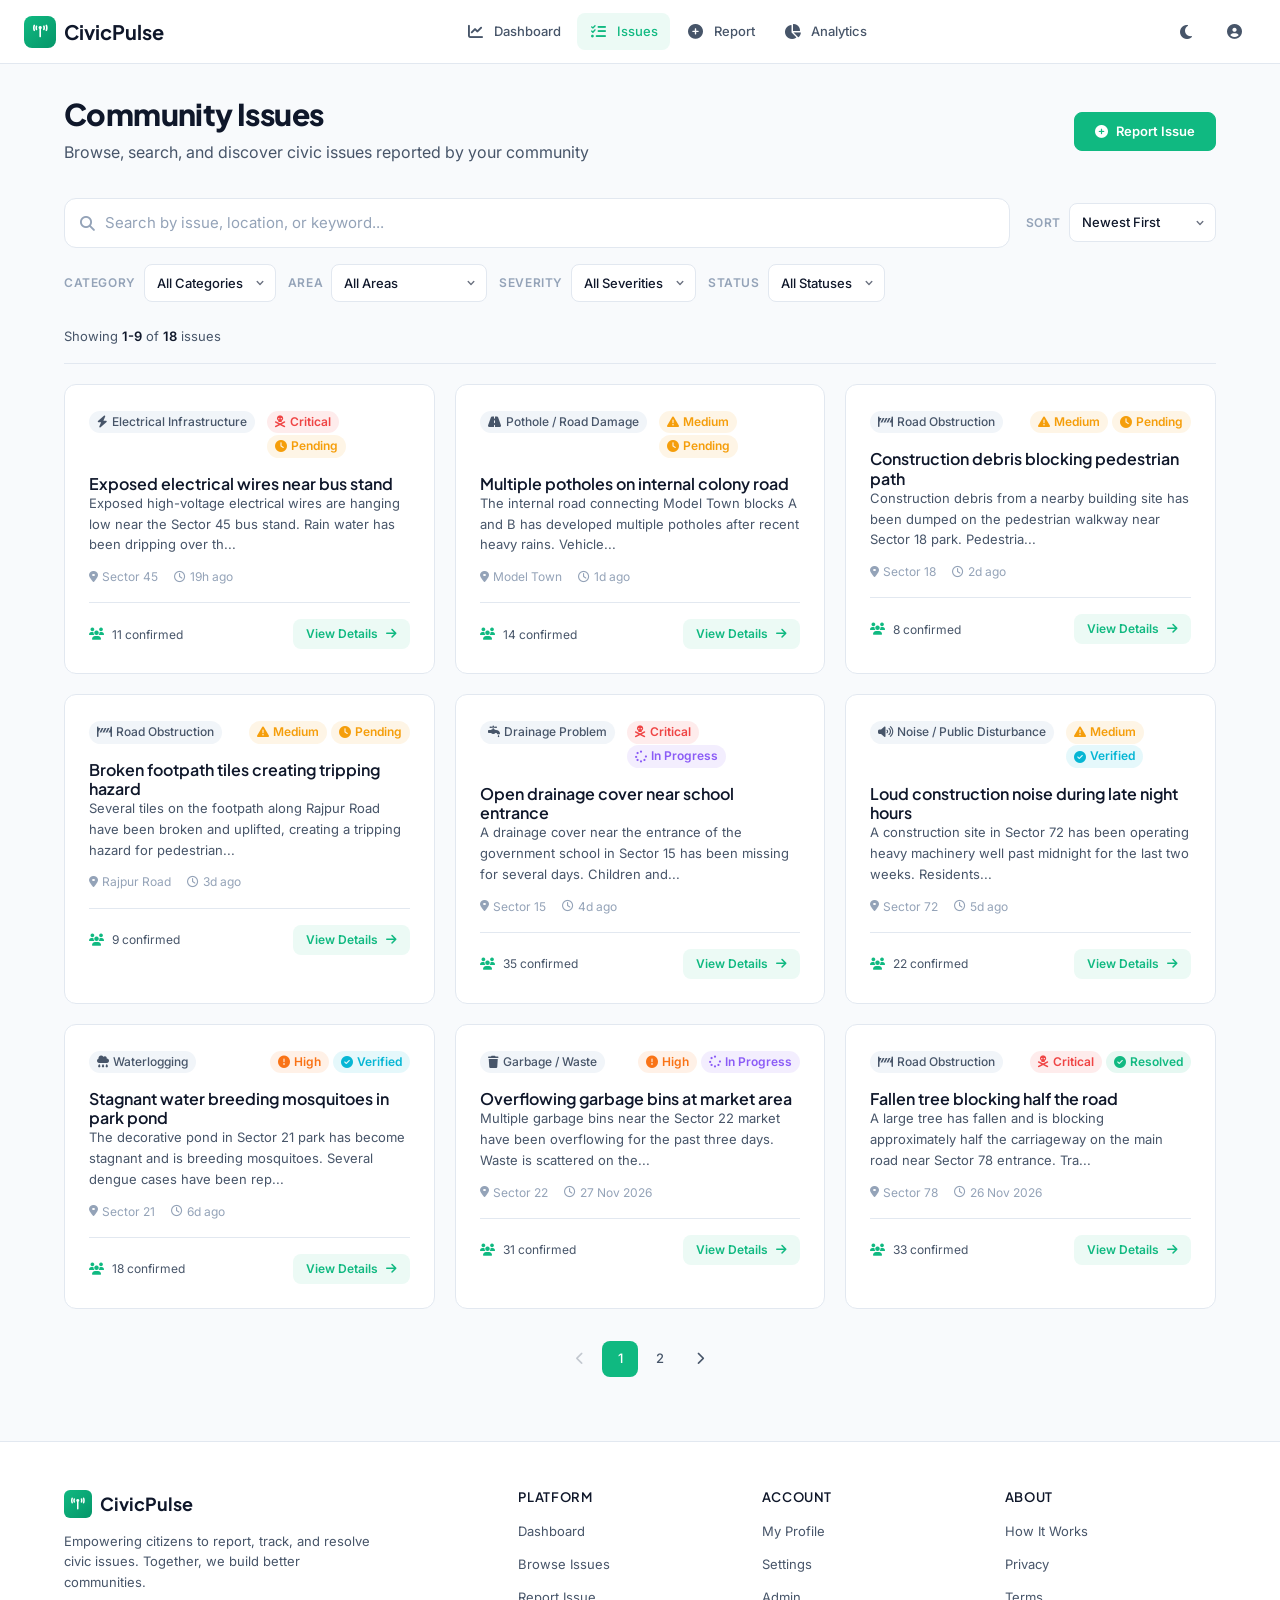
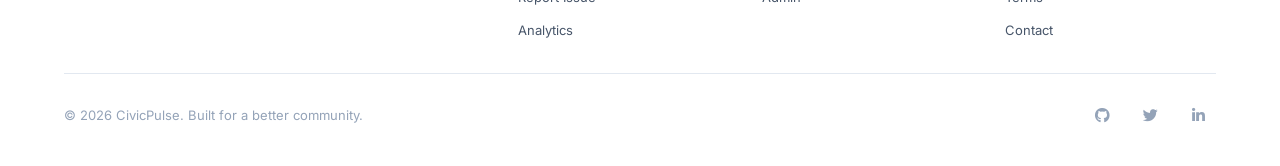
<file: reports.html>
<!DOCTYPE html>
<html lang="en" data-theme="light">
<head>
    <meta charset="UTF-8">
    <meta name="viewport" content="width=device-width, initial-scale=1.0">
    <meta name="description" content="Browse and discover civic issues reported by the community — CivicPulse">
    <title>Community Issues — CivicPulse</title>
    <link rel="preconnect" href="https://fonts.googleapis.com">
    <link rel="preconnect" href="https://fonts.gstatic.com" crossorigin>
    <link href="https://fonts.googleapis.com/css2?family=Inter:wght@400;500;600;700;800&family=Plus+Jakarta+Sans:wght@500;600;700;800&display=swap" rel="stylesheet">
    <link rel="stylesheet" href="https://cdnjs.cloudflare.com/ajax/libs/font-awesome/6.5.1/css/all.min.css">
    <link rel="stylesheet" href="css/variables.css">
    <link rel="stylesheet" href="css/base.css">
    <link rel="stylesheet" href="css/layout.css">
    <link rel="stylesheet" href="css/components.css">
    <link rel="stylesheet" href="css/reports.css">
    <link rel="stylesheet" href="css/responsive.css">

    <link rel="icon" href="[data-uri]">
    <link rel="manifest" href="manifest.json">
</head>
<body>
    <header id="navbar"></header>
    <main class="main-content page-content">
        <div class="container">
            <div class="page-header">
                <div class="page-header__row">
                    <div>
                        <h1 class="page-header__title">Community Issues</h1>
                        <p class="page-header__subtitle">Browse, search, and discover civic issues reported by your community</p>
                    </div>
                    <div class="page-header__actions">
                        <a href="report-new.html" class="btn btn--primary">
                            <i class="fa-solid fa-circle-plus"></i> Report Issue
                        </a>
                    </div>
                </div>
            </div>

            <!-- Toolbar -->
            <div class="reports-toolbar" id="reportsToolbar">
                <div class="reports-toolbar__top">
                    <div class="reports-toolbar__search">
                        <div class="search-bar">
                            <i class="fa-solid fa-magnifying-glass search-bar__icon"></i>
                            <input type="text" class="search-bar__input" id="searchInput" placeholder="Search by issue, location, or keyword...">
                            <button class="search-bar__clear" id="searchClear" aria-label="Clear search">
                                <i class="fa-solid fa-xmark"></i>
                            </button>
                        </div>
                    </div>
                    <div class="reports-toolbar__sort">
                        <span class="reports-toolbar__sort-label">Sort</span>
                        <select class="filter-select" id="sortSelect">
                            <option value="newest">Newest First</option>
                            <option value="oldest">Oldest First</option>
                            <option value="most-confirmed">Most Confirmed</option>
                            <option value="highest-severity">Highest Severity</option>
                        </select>
                    </div>
                </div>
                <div class="reports-toolbar__filters">
                    <div class="filter-group">
                        <label class="filter-group__label" for="filterCategory">Category</label>
                        <select class="filter-select" id="filterCategory">
                            <option value="all">All Categories</option>
                            ${CivicUtils.CATEGORIES.map(c =>
                                `<option value="${c.id}">${c.label}</option>`
                            ).join('')}
                        </select>
                    </div>
                    <div class="filter-group">
                        <label class="filter-group__label" for="filterArea">Area</label>
                        <select class="filter-select" id="filterArea">
                            <option value="all">All Areas</option>
                        </select>
                    </div>
                    <div class="filter-group">
                        <label class="filter-group__label" for="filterSeverity">Severity</label>
                        <select class="filter-select" id="filterSeverity">
                            <option value="all">All Severities</option>
                            ${CivicUtils.SEVERITY_LEVELS.map(s =>
                                `<option value="${s.id}">${s.label}</option>`
                            ).join('')}
                        </select>
                    </div>
                    <div class="filter-group">
                        <label class="filter-group__label" for="filterStatus">Status</label>
                        <select class="filter-select" id="filterStatus">
                            <option value="all">All Statuses</option>
                            ${CivicUtils.STATUSES.map(s =>
                                `<option value="${s.id}">${s.label}</option>`
                            ).join('')}
                        </select>
                    </div>
                    <button class="filter-clear hidden" id="clearFilters">
                        <i class="fa-solid fa-xmark"></i> Clear filters
                    </button>
                </div>
            </div>

            <!-- Results Info -->
            <div class="reports-results-info" id="resultsInfo"></div>

            <!-- Results Grid -->
            <div class="reports-grid" id="reportsGrid"></div>

            <!-- Pagination -->
            <div class="pagination" id="pagination"></div>
        </div>
    </main>
    <footer id="footer"></footer>
    <script src="js/utils.js"></script>
    <script src="js/storageAdapter.js"></script>
    <script src="js/dataService.js"></script>
    <script src="js/seedData.js"></script>
    <script src="js/auth.js"></script>
    <script src="js/theme.js"></script>
    <script src="js/router.js"></script>
    <script src="js/components.js"></script>
    <script src="js/app.js"></script>
    <script src="js/reportsList.js"></script>
</body>
</html>
</file>
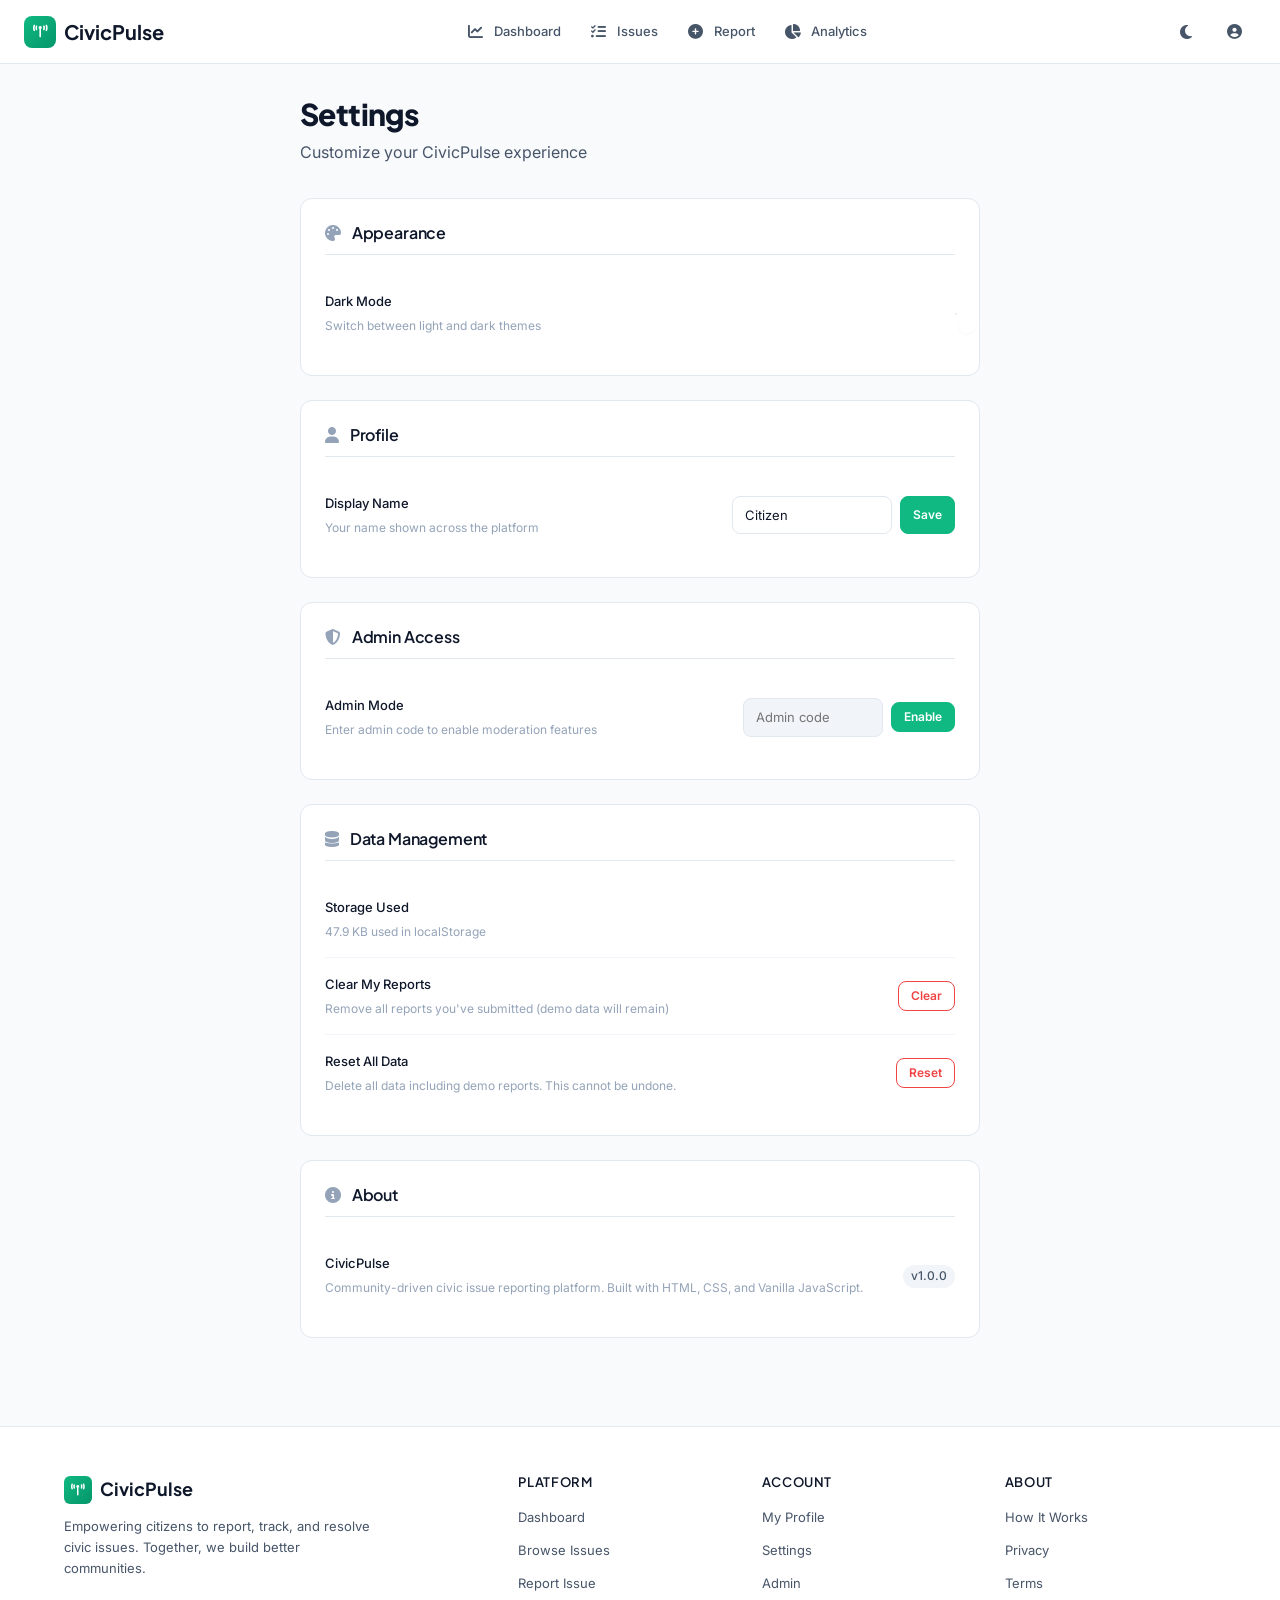
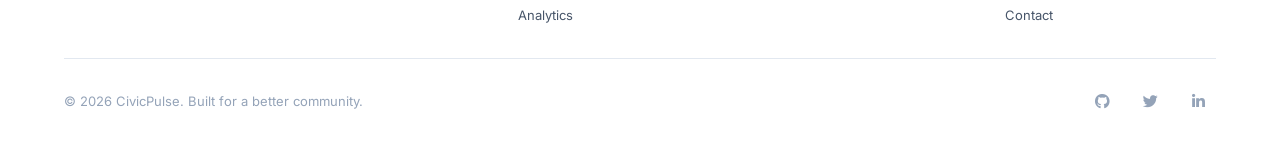
<file: settings.html>
<!DOCTYPE html>
<html lang="en" data-theme="light">
<head>
    <meta charset="UTF-8">
    <meta name="viewport" content="width=device-width, initial-scale=1.0">
    <meta name="description" content="Settings — CivicPulse">
    <title>Settings — CivicPulse</title>
    <link rel="preconnect" href="https://fonts.googleapis.com">
    <link rel="preconnect" href="https://fonts.gstatic.com" crossorigin>
    <link href="https://fonts.googleapis.com/css2?family=Inter:wght@400;500;600;700;800&family=Plus+Jakarta+Sans:wght@500;600;700;800&display=swap" rel="stylesheet">
    <link rel="stylesheet" href="https://cdnjs.cloudflare.com/ajax/libs/font-awesome/6.5.1/css/all.min.css">
    <link rel="stylesheet" href="css/variables.css">
    <link rel="stylesheet" href="css/base.css">
    <link rel="stylesheet" href="css/layout.css">
    <link rel="stylesheet" href="css/components.css">
    <link rel="stylesheet" href="css/profile.css">
    <link rel="stylesheet" href="css/responsive.css">

    <link rel="icon" href="[data-uri]">
    <link rel="manifest" href="manifest.json">
</head>
<body>
    <header id="navbar"></header>
    <main class="main-content page-content">
        <div class="container">
            <div class="settings-container" id="settingsContent">
                <div class="page-header">
                    <h1 class="page-header__title">Settings</h1>
                    <p class="page-header__subtitle">Customize your CivicPulse experience</p>
                </div>

                <!-- Appearance -->
                <div class="settings-section">
                    <h2 class="settings-section__title"><i class="fa-solid fa-palette" style="color:var(--text-tertiary);margin-right:var(--space-2);"></i> Appearance</h2>
                    <div class="settings-row">
                        <div class="settings-row__info">
                            <div class="settings-row__label">Dark Mode</div>
                            <div class="settings-row__desc">Switch between light and dark themes</div>
                        </div>
                        <div class="settings-row__action">
                            <label class="toggle-switch" id="themeSwitch">
                                <input type="checkbox" id="darkModeToggle">
                                <span class="toggle-switch__slider"></span>
                            </label>
                        </div>
                    </div>
                </div>

                <!-- Profile -->
                <div class="settings-section">
                    <h2 class="settings-section__title"><i class="fa-solid fa-user" style="color:var(--text-tertiary);margin-right:var(--space-2);"></i> Profile</h2>
                    <div class="settings-row">
                        <div class="settings-row__info">
                            <div class="settings-row__label">Display Name</div>
                            <div class="settings-row__desc">Your name shown across the platform</div>
                        </div>
                        <div class="settings-row__action">
                            <div style="display:flex;gap:var(--space-2);">
                                <input type="text" id="displayNameInput" class="form-input" style="width:160px;padding:var(--space-2) var(--space-3);font-size:var(--text-sm);" maxlength="50">
                                <button class="btn btn--sm btn--primary" id="saveNameBtn">Save</button>
                            </div>
                        </div>
                    </div>
                </div>

                <!-- Admin Access -->
                <div class="settings-section">
                    <h2 class="settings-section__title"><i class="fa-solid fa-shield-halved" style="color:var(--text-tertiary);margin-right:var(--space-2);"></i> Admin Access</h2>
                    <div class="settings-row">
                        <div class="settings-row__info">
                            <div class="settings-row__label">Admin Mode</div>
                            <div class="settings-row__desc" id="adminDesc">Enter admin code to enable moderation features</div>
                        </div>
                        <div class="settings-row__action" id="adminAction">
                            <!-- Populated by JS -->
                        </div>
                    </div>
                </div>

                <!-- Data Management -->
                <div class="settings-section">
                    <h2 class="settings-section__title"><i class="fa-solid fa-database" style="color:var(--text-tertiary);margin-right:var(--space-2);"></i> Data Management</h2>
                    <div class="settings-row">
                        <div class="settings-row__info">
                            <div class="settings-row__label">Storage Used</div>
                            <div class="settings-row__desc" id="storageInfo">Calculating...</div>
                        </div>
                    </div>
                    <div class="settings-row">
                        <div class="settings-row__info">
                            <div class="settings-row__label">Clear My Reports</div>
                            <div class="settings-row__desc">Remove all reports you've submitted (demo data will remain)</div>
                        </div>
                        <div class="settings-row__action">
                            <button class="btn btn--sm btn--danger" id="clearMyReportsBtn">Clear</button>
                        </div>
                    </div>
                    <div class="settings-row">
                        <div class="settings-row__info">
                            <div class="settings-row__label">Reset All Data</div>
                            <div class="settings-row__desc">Delete all data including demo reports. This cannot be undone.</div>
                        </div>
                        <div class="settings-row__action">
                            <button class="btn btn--sm btn--danger" id="resetAllBtn">Reset</button>
                        </div>
                    </div>
                </div>

                <!-- About -->
                <div class="settings-section">
                    <h2 class="settings-section__title"><i class="fa-solid fa-circle-info" style="color:var(--text-tertiary);margin-right:var(--space-2);"></i> About</h2>
                    <div class="settings-row">
                        <div class="settings-row__info">
                            <div class="settings-row__label">CivicPulse</div>
                            <div class="settings-row__desc">Community-driven civic issue reporting platform. Built with HTML, CSS, and Vanilla JavaScript.</div>
                        </div>
                        <div class="settings-row__action">
                            <span class="badge badge--category">v1.0.0</span>
                        </div>
                    </div>
                </div>
            </div>
        </div>
    </main>
    <footer id="footer"></footer>
    <script src="js/utils.js"></script>
    <script src="js/storageAdapter.js"></script>
    <script src="js/dataService.js"></script>
    <script src="js/seedData.js"></script>
    <script src="js/auth.js"></script>
    <script src="js/theme.js"></script>
    <script src="js/router.js"></script>
    <script src="js/components.js"></script>
    <script src="js/app.js"></script>
    <script>
    /* ============================================
       Settings Page Inline Controller
       ============================================ */
    (function() {
        'use strict';

        function init() {
            setupThemeToggle();
            setupDisplayName();
            setupAdminToggle();
            setupDataManagement();
            updateStorageInfo();
        }

        function setupThemeToggle() {
            const toggle = document.getElementById('darkModeToggle');
            if (!toggle) return;
            toggle.checked = ThemeManager.getTheme() === 'dark';
            toggle.addEventListener('change', () => {
                ThemeManager.toggle();
            });
        }

        function setupDisplayName() {
            const input = document.getElementById('displayNameInput');
            const btn = document.getElementById('saveNameBtn');
            if (!input || !btn) return;

            input.value = Auth.getDisplayName();

            btn.addEventListener('click', () => {
                const result = Auth.setDisplayName(input.value);
                if (result.success) {
                    Components.showToast(result.message, 'success');
                } else {
                    Components.showToast(result.message, 'error');
                }
            });
        }

        function setupAdminToggle() {
            renderAdminState();
        }

        function renderAdminState() {
            const action = document.getElementById('adminAction');
            const desc = document.getElementById('adminDesc');
            if (!action) return;

            if (Auth.isAdmin()) {
                desc.textContent = 'You have admin access. You can manage reports from the Admin Dashboard.';
                action.innerHTML = `
                    <button class="btn btn--sm btn--secondary" id="disableAdminBtn">
                        <i class="fa-solid fa-right-from-bracket"></i> Disable Admin
                    </button>
                `;
                document.getElementById('disableAdminBtn').addEventListener('click', () => {
                    Auth.toggleAdmin('');
                    Components.showToast('Switched to citizen mode', 'info');
                    renderAdminState();
                    Components.renderNavbar(); // Refresh nav to show/hide admin link
                });
            } else {
                desc.textContent = 'Enter admin code to enable moderation features';
                action.innerHTML = `
                    <div class="admin-code-input">
                        <input type="password" id="adminCodeInput" placeholder="Admin code" autocomplete="off">
                        <button class="btn btn--sm btn--primary" id="enableAdminBtn">Enable</button>
                    </div>
                `;
                document.getElementById('enableAdminBtn').addEventListener('click', () => {
                    const code = document.getElementById('adminCodeInput').value;
                    const result = Auth.toggleAdmin(code);
                    if (result.success) {
                        Components.showToast(result.message, 'success');
                        renderAdminState();
                        Components.renderNavbar();
                        Router.highlightActiveNav();
                    } else {
                        Components.showToast(result.message, 'error');
                    }
                });

                document.getElementById('adminCodeInput').addEventListener('keydown', (e) => {
                    if (e.key === 'Enter') {
                        document.getElementById('enableAdminBtn').click();
                    }
                });
            }
        }

        function setupDataManagement() {
            const clearMyBtn = document.getElementById('clearMyReportsBtn');
            const resetAllBtn = document.getElementById('resetAllBtn');

            if (clearMyBtn) {
                clearMyBtn.addEventListener('click', () => {
                    const modal = Components.showModal({
                        title: 'Clear My Reports',
                        body: '<p style="color:var(--text-secondary);">This will remove all reports you\'ve submitted. Demo data will not be affected. This action cannot be undone.</p>',
                        footer: `
                            <button class="btn btn--secondary" id="cancelClearBtn">Cancel</button>
                            <button class="btn btn--danger" id="confirmClearBtn">Clear My Reports</button>
                        `
                    });

                    document.getElementById('cancelClearBtn').addEventListener('click', modal.close);
                    document.getElementById('confirmClearBtn').addEventListener('click', () => {
                        DataService.clearUserReports();
                        modal.close();
                        Components.showToast('Your reports have been cleared.', 'success');
                        updateStorageInfo();
                    });
                });
            }

            if (resetAllBtn) {
                resetAllBtn.addEventListener('click', () => {
                    const modal = Components.showModal({
                        title: 'Reset All Data',
                        body: '<p style="color:var(--text-secondary);">This will delete ALL data including demo reports, your profile, and all settings. The page will reload after reset. This cannot be undone.</p>',
                        footer: `
                            <button class="btn btn--secondary" id="cancelResetBtn">Cancel</button>
                            <button class="btn btn--danger" id="confirmResetBtn">Reset Everything</button>
                        `
                    });

                    document.getElementById('cancelResetBtn').addEventListener('click', modal.close);
                    document.getElementById('confirmResetBtn').addEventListener('click', () => {
                        DataService.clearAllData();
                        modal.close();
                        Components.showToast('All data has been reset. Reloading...', 'info');
                        setTimeout(() => window.location.reload(), 1000);
                    });
                });
            }
        }

        function updateStorageInfo() {
            const info = document.getElementById('storageInfo');
            if (!info) return;
            const bytes = StorageAdapter.getStorageSize();
            const kb = (bytes / 1024).toFixed(1);
            info.textContent = `${kb} KB used in localStorage`;
        }

        if (document.readyState === 'loading') {
            document.addEventListener('DOMContentLoaded', init);
        } else {
            setTimeout(init, 10);
        }
    })();
    </script>
</body>
</html>
</file>
<file: css/variables.css>
/* ============================================
   CivicPulse — Design Tokens
   All CSS custom properties live here.
   ============================================ */

:root {
    /* ── Brand Colors ── */
    --color-primary: #0f172a;
    --color-primary-light: #1e293b;
    --color-primary-dark: #020617;
    --color-accent: #10b981;
    --color-accent-light: #34d399;
    --color-accent-dark: #059669;
    --color-accent-bg: rgba(16, 185, 129, 0.08);

    /* ── Semantic Colors ── */
    --color-success: #10b981;
    --color-success-light: #34d399;
    --color-success-bg: rgba(16, 185, 129, 0.08);
    --color-warning: #f59e0b;
    --color-warning-light: #fbbf24;
    --color-warning-bg: rgba(245, 158, 11, 0.08);
    --color-danger: #ef4444;
    --color-danger-light: #f87171;
    --color-danger-bg: rgba(239, 68, 68, 0.08);
    --color-info: #06b6d4;
    --color-info-light: #22d3ee;
    --color-info-bg: rgba(6, 182, 212, 0.08);

    /* ── Severity Colors ── */
    --severity-low: #3b82f6;
    --severity-low-bg: rgba(59, 130, 246, 0.1);
    --severity-medium: #f59e0b;
    --severity-medium-bg: rgba(245, 158, 11, 0.1);
    --severity-high: #f97316;
    --severity-high-bg: rgba(249, 115, 22, 0.1);
    --severity-critical: #ef4444;
    --severity-critical-bg: rgba(239, 68, 68, 0.1);

    /* ── Status Colors ── */
    --status-pending: #f59e0b;
    --status-pending-bg: rgba(245, 158, 11, 0.1);
    --status-verified: #06b6d4;
    --status-verified-bg: rgba(6, 182, 212, 0.1);
    --status-in-progress: #8b5cf6;
    --status-in-progress-bg: rgba(139, 92, 246, 0.1);
    --status-resolved: #10b981;
    --status-resolved-bg: rgba(16, 185, 129, 0.1);
    --status-rejected: #6b7280;
    --status-rejected-bg: rgba(107, 114, 128, 0.1);

    /* ── Light Theme (default) ── */
    --bg-primary: #f8fafc;
    --bg-secondary: #ffffff;
    --bg-tertiary: #f1f5f9;
    --bg-elevated: #ffffff;
    --bg-hover: #f1f5f9;
    --bg-active: #e2e8f0;
    --bg-overlay: rgba(15, 20, 25, 0.6);
    --bg-nav: rgba(255, 255, 255, 0.92);

    --text-primary: #0f172a;
    --text-secondary: #475569;
    --text-tertiary: #94a3b8;
    --text-inverse: #ffffff;
    --text-accent: #10b981;
    --text-on-accent: #ffffff;

    --border-color: #e2e8f0;
    --border-light: #f1f5f9;
    --border-focus: #10b981;

    --shadow-xs: 0 1px 2px rgba(0, 0, 0, 0.04);
    --shadow-sm: 0 1px 3px rgba(0, 0, 0, 0.06), 0 1px 2px rgba(0, 0, 0, 0.04);
    --shadow-md: 0 4px 6px rgba(0, 0, 0, 0.05), 0 2px 4px rgba(0, 0, 0, 0.04);
    --shadow-lg: 0 10px 15px rgba(0, 0, 0, 0.06), 0 4px 6px rgba(0, 0, 0, 0.04);
    --shadow-xl: 0 20px 25px rgba(0, 0, 0, 0.08), 0 8px 10px rgba(0, 0, 0, 0.04);

    /* ── Typography ── */
    --font-heading: 'Plus Jakarta Sans', 'Inter', sans-serif;
    --font-body: 'Inter', -apple-system, BlinkMacSystemFont, 'Segoe UI', sans-serif;
    --font-mono: 'JetBrains Mono', 'Fira Code', monospace;

    --text-xs: 0.75rem;      /* 12px */
    --text-sm: 0.8125rem;    /* 13px */
    --text-base: 0.9375rem;  /* 15px */
    --text-md: 1rem;         /* 16px */
    --text-lg: 1.125rem;     /* 18px */
    --text-xl: 1.25rem;      /* 20px */
    --text-2xl: 1.5rem;      /* 24px */
    --text-3xl: 1.875rem;    /* 30px */
    --text-4xl: 2.25rem;     /* 36px */
    --text-5xl: 3rem;        /* 48px */

    --weight-regular: 400;
    --weight-medium: 500;
    --weight-semibold: 600;
    --weight-bold: 700;
    --weight-extrabold: 800;

    --leading-tight: 1.2;
    --leading-snug: 1.35;
    --leading-normal: 1.6;

    /* ── Spacing ── */
    --space-1: 0.25rem;   /* 4px */
    --space-2: 0.5rem;    /* 8px */
    --space-3: 0.75rem;   /* 12px */
    --space-4: 1rem;      /* 16px */
    --space-5: 1.25rem;   /* 20px */
    --space-6: 1.5rem;    /* 24px */
    --space-8: 2rem;      /* 32px */
    --space-10: 2.5rem;   /* 40px */
    --space-12: 3rem;     /* 48px */
    --space-16: 4rem;     /* 64px */
    --space-20: 5rem;     /* 80px */
    --space-24: 6rem;     /* 96px */

    /* ── Layout ── */
    --container-max: 1200px;
    --container-narrow: 800px;
    --container-wide: 1400px;
    --nav-height: 64px;
    --sidebar-width: 280px;

    /* ── Borders ── */
    --radius-sm: 6px;
    --radius-md: 8px;
    --radius-lg: 12px;
    --radius-xl: 16px;
    --radius-2xl: 20px;
    --radius-full: 9999px;

    /* ── Transitions ── */
    --transition-fast: 150ms ease;
    --transition-base: 200ms ease;
    --transition-slow: 300ms ease;
    --transition-spring: 300ms cubic-bezier(0.34, 1.56, 0.64, 1);

    /* ── Z-Index Scale ── */
    --z-dropdown: 100;
    --z-sticky: 200;
    --z-fixed: 300;
    --z-modal-backdrop: 400;
    --z-modal: 500;
    --z-tooltip: 600;
    --z-toast: 700;
}

/* ── Dark Theme ── */
[data-theme="dark"] {
    --bg-primary: #020617;
    --bg-secondary: #0f172a;
    --bg-tertiary: #1e293b;
    --bg-elevated: #1e293b;
    --bg-hover: #1e293b;
    --bg-active: #334155;
    --bg-overlay: rgba(0, 0, 0, 0.7);
    --bg-nav: rgba(2, 6, 23, 0.92);

    --text-primary: #e7e9ea;
    --text-secondary: #8b98a5;
    --text-tertiary: #5b6d80;
    --text-inverse: #0f172a;
    --text-accent: #34d399;

    --border-color: #1e293b;
    --border-light: #0f172a;

    --shadow-xs: 0 1px 2px rgba(0, 0, 0, 0.2);
    --shadow-sm: 0 1px 3px rgba(0, 0, 0, 0.3), 0 1px 2px rgba(0, 0, 0, 0.2);
    --shadow-md: 0 4px 6px rgba(0, 0, 0, 0.25), 0 2px 4px rgba(0, 0, 0, 0.15);
    --shadow-lg: 0 10px 15px rgba(0, 0, 0, 0.3), 0 4px 6px rgba(0, 0, 0, 0.15);
    --shadow-xl: 0 20px 25px rgba(0, 0, 0, 0.35), 0 8px 10px rgba(0, 0, 0, 0.15);

    --color-accent-bg: rgba(16, 185, 129, 0.12);
    --color-success-bg: rgba(16, 185, 129, 0.12);
    --color-warning-bg: rgba(245, 158, 11, 0.12);
    --color-danger-bg: rgba(239, 68, 68, 0.12);
    --color-info-bg: rgba(6, 182, 212, 0.12);

    --severity-low-bg: rgba(59, 130, 246, 0.15);
    --severity-medium-bg: rgba(245, 158, 11, 0.15);
    --severity-high-bg: rgba(249, 115, 22, 0.15);
    --severity-critical-bg: rgba(239, 68, 68, 0.15);

    --status-pending-bg: rgba(245, 158, 11, 0.15);
    --status-verified-bg: rgba(6, 182, 212, 0.15);
    --status-in-progress-bg: rgba(139, 92, 246, 0.15);
    --status-resolved-bg: rgba(16, 185, 129, 0.15);
    --status-rejected-bg: rgba(107, 114, 128, 0.15);
}
</file>
<file: css/base.css>
/* ============================================
   CivicPulse — Base Styles
   Reset, typography, and global element styles.
   ============================================ */

/* ── Modern Reset ── */
*,
*::before,
*::after {
    margin: 0;
    padding: 0;
    box-sizing: border-box;
}

html {
    font-size: 16px;
    scroll-behavior: smooth;
    -webkit-text-size-adjust: 100%;
    -webkit-font-smoothing: antialiased;
    -moz-osx-font-smoothing: grayscale;
}

body {
    font-family: var(--font-body);
    font-size: var(--text-base);
    font-weight: var(--weight-regular);
    line-height: var(--leading-normal);
    color: var(--text-primary);
    background-color: var(--bg-primary);
    min-height: 100vh;
    transition: background-color var(--transition-slow), color var(--transition-slow);
}

/* ── Typography ── */
h1, h2, h3, h4, h5, h6 {
    font-family: var(--font-heading);
    font-weight: var(--weight-bold);
    line-height: var(--leading-tight);
    color: var(--text-primary);
    margin-bottom: var(--space-3);
}

h1 {
    font-size: var(--text-4xl);
    font-weight: var(--weight-extrabold);
    letter-spacing: -0.02em;
}

h2 {
    font-size: var(--text-3xl);
    font-weight: var(--weight-bold);
    letter-spacing: -0.01em;
}

h3 {
    font-size: var(--text-2xl);
    font-weight: var(--weight-semibold);
}

h4 {
    font-size: var(--text-xl);
    font-weight: var(--weight-semibold);
}

h5 {
    font-size: var(--text-lg);
    font-weight: var(--weight-medium);
}

h6 {
    font-size: var(--text-md);
    font-weight: var(--weight-medium);
}

p {
    margin-bottom: var(--space-4);
    color: var(--text-secondary);
}

a {
    color: var(--text-accent);
    text-decoration: none;
    transition: color var(--transition-fast);
}

a:hover {
    color: var(--color-accent-dark);
}

a:focus-visible {
    outline: 2px solid var(--color-accent);
    outline-offset: 2px;
    border-radius: var(--radius-sm);
}

strong, b {
    font-weight: var(--weight-semibold);
}

small {
    font-size: var(--text-sm);
}

/* ── Lists ── */
ul, ol {
    list-style: none;
}

/* ── Media ── */
img, video, svg {
    display: block;
    max-width: 100%;
    height: auto;
}

/* ── Forms ── */
input,
textarea,
select,
button {
    font-family: inherit;
    font-size: inherit;
    line-height: inherit;
    color: inherit;
    border: none;
    outline: none;
    background: none;
}

button {
    cursor: pointer;
    display: inline-flex;
    align-items: center;
    justify-content: center;
}

input:disabled,
textarea:disabled,
select:disabled,
button:disabled {
    opacity: 0.5;
    cursor: not-allowed;
}

/* ── Tables ── */
table {
    border-collapse: collapse;
    width: 100%;
}

/* ── Selection ── */
::selection {
    background-color: var(--color-accent);
    color: var(--text-on-accent);
}

/* ── Scrollbar ── */
::-webkit-scrollbar {
    width: 8px;
    height: 8px;
}

::-webkit-scrollbar-track {
    background: var(--bg-tertiary);
}

::-webkit-scrollbar-thumb {
    background: var(--text-tertiary);
    border-radius: var(--radius-full);
}

::-webkit-scrollbar-thumb:hover {
    background: var(--text-secondary);
}

/* ── Utility Classes ── */
.sr-only {
    position: absolute;
    width: 1px;
    height: 1px;
    padding: 0;
    margin: -1px;
    overflow: hidden;
    clip: rect(0, 0, 0, 0);
    white-space: nowrap;
    border-width: 0;
}

.text-center { text-align: center; }
.text-left { text-align: left; }
.text-right { text-align: right; }

.text-primary { color: var(--text-primary); }
.text-secondary { color: var(--text-secondary); }
.text-tertiary { color: var(--text-tertiary); }
.text-accent { color: var(--text-accent); }
.text-success { color: var(--color-success); }
.text-warning { color: var(--color-warning); }
.text-danger { color: var(--color-danger); }

.font-heading { font-family: var(--font-heading); }
.font-body { font-family: var(--font-body); }

.weight-regular { font-weight: var(--weight-regular); }
.weight-medium { font-weight: var(--weight-medium); }
.weight-semibold { font-weight: var(--weight-semibold); }
.weight-bold { font-weight: var(--weight-bold); }

/* ── Fade-in Animation ── */
@keyframes fadeIn {
    from { opacity: 0; transform: translateY(8px); }
    to { opacity: 1; transform: translateY(0); }
}

@keyframes fadeInUp {
    from { opacity: 0; transform: translateY(20px); }
    to { opacity: 1; transform: translateY(0); }
}

@keyframes fadeInScale {
    from { opacity: 0; transform: scale(0.95); }
    to { opacity: 1; transform: scale(1); }
}

@keyframes slideInRight {
    from { opacity: 0; transform: translateX(20px); }
    to { opacity: 1; transform: translateX(0); }
}

@keyframes pulse {
    0%, 100% { opacity: 1; }
    50% { opacity: 0.5; }
}

@keyframes spin {
    to { transform: rotate(360deg); }
}

@keyframes progressBar {
    from { width: 0; }
}

@keyframes countUp {
    from { opacity: 0; transform: translateY(10px); }
    to { opacity: 1; transform: translateY(0); }
}

.animate-fade-in {
    animation: fadeIn 0.4s ease forwards;
}

.animate-fade-in-up {
    animation: fadeInUp 0.5s ease forwards;
}

.animate-fade-in-scale {
    animation: fadeInScale 0.3s ease forwards;
}

/* Stagger children */
.stagger-children > * {
    opacity: 0;
    animation: fadeIn 0.4s ease forwards;
}
.stagger-children > *:nth-child(1) { animation-delay: 0.05s; }
.stagger-children > *:nth-child(2) { animation-delay: 0.1s; }
.stagger-children > *:nth-child(3) { animation-delay: 0.15s; }
.stagger-children > *:nth-child(4) { animation-delay: 0.2s; }
.stagger-children > *:nth-child(5) { animation-delay: 0.25s; }
.stagger-children > *:nth-child(6) { animation-delay: 0.3s; }
.stagger-children > *:nth-child(7) { animation-delay: 0.35s; }
.stagger-children > *:nth-child(8) { animation-delay: 0.4s; }
.stagger-children > *:nth-child(9) { animation-delay: 0.45s; }
.stagger-children > *:nth-child(10) { animation-delay: 0.5s; }
.stagger-children > *:nth-child(11) { animation-delay: 0.55s; }
.stagger-children > *:nth-child(12) { animation-delay: 0.6s; }

/* ── Page transition ── */
.page-content {
    animation: fadeIn 0.3s ease;
}

/* ── Hide/Show ── */
.hidden {
    display: none !important;
}

.visible {
    display: block;
}
</file>
<file: css/layout.css>
/* ============================================
   CivicPulse — Layout
   Navigation, containers, grid, footer.
   ============================================ */

/* ── Container ── */
.container {
    width: 100%;
    max-width: var(--container-max);
    margin: 0 auto;
    padding: 0 var(--space-6);
}

.container--narrow {
    max-width: var(--container-narrow);
}

.container--wide {
    max-width: var(--container-wide);
}

/* ── Navigation ── */
.navbar {
    position: fixed;
    top: 0;
    left: 0;
    right: 0;
    height: var(--nav-height);
    background: var(--bg-nav);
    backdrop-filter: blur(12px);
    -webkit-backdrop-filter: blur(12px);
    border-bottom: 1px solid var(--border-color);
    z-index: var(--z-fixed);
    transition: background-color var(--transition-slow), border-color var(--transition-slow);
}

.navbar__inner {
    display: flex;
    align-items: center;
    justify-content: space-between;
    height: 100%;
    max-width: var(--container-wide);
    margin: 0 auto;
    padding: 0 var(--space-6);
}

.navbar__brand {
    display: flex;
    align-items: center;
    gap: var(--space-2);
    text-decoration: none;
    color: var(--text-primary);
    font-family: var(--font-heading);
    font-weight: var(--weight-bold);
    font-size: var(--text-xl);
    transition: color var(--transition-fast);
}

.navbar__brand:hover {
    color: var(--color-accent);
}

.navbar__brand-icon {
    width: 32px;
    height: 32px;
    background: linear-gradient(135deg, var(--color-accent), var(--color-accent-dark));
    border-radius: var(--radius-md);
    display: flex;
    align-items: center;
    justify-content: center;
    color: white;
    font-size: var(--text-sm);
}

.navbar__links {
    display: flex;
    align-items: center;
    gap: var(--space-1);
}

.navbar__link {
    display: flex;
    align-items: center;
    gap: var(--space-2);
    padding: var(--space-2) var(--space-3);
    color: var(--text-secondary);
    text-decoration: none;
    font-size: var(--text-sm);
    font-weight: var(--weight-medium);
    border-radius: var(--radius-md);
    transition: color var(--transition-fast), background-color var(--transition-fast);
    white-space: nowrap;
}

.navbar__link:hover {
    color: var(--text-primary);
    background-color: var(--bg-hover);
}

.navbar__link.active {
    color: var(--color-accent);
    background-color: var(--color-accent-bg);
}

.navbar__link i {
    font-size: var(--text-base);
    width: 20px;
    text-align: center;
}

.navbar__actions {
    display: flex;
    align-items: center;
    gap: var(--space-2);
}

.navbar__theme-toggle {
    width: 36px;
    height: 36px;
    border-radius: var(--radius-md);
    display: flex;
    align-items: center;
    justify-content: center;
    color: var(--text-secondary);
    transition: color var(--transition-fast), background-color var(--transition-fast);
    font-size: var(--text-md);
}

.navbar__theme-toggle:hover {
    color: var(--text-primary);
    background-color: var(--bg-hover);
}

/* Mobile menu toggle */
.navbar__menu-toggle {
    display: none;
    width: 40px;
    height: 40px;
    border-radius: var(--radius-md);
    align-items: center;
    justify-content: center;
    color: var(--text-secondary);
    font-size: var(--text-lg);
    transition: color var(--transition-fast), background-color var(--transition-fast);
}

.navbar__menu-toggle:hover {
    color: var(--text-primary);
    background-color: var(--bg-hover);
}

/* ── Mobile Nav Overlay ── */
.mobile-nav {
    display: none;
    position: fixed;
    top: var(--nav-height);
    left: 0;
    right: 0;
    bottom: 0;
    background: var(--bg-secondary);
    z-index: var(--z-modal);
    padding: var(--space-6);
    overflow-y: auto;
    animation: fadeIn 0.2s ease;
}

.mobile-nav.open {
    display: block;
}

.mobile-nav__link {
    display: flex;
    align-items: center;
    gap: var(--space-3);
    padding: var(--space-4) var(--space-4);
    color: var(--text-secondary);
    text-decoration: none;
    font-size: var(--text-md);
    font-weight: var(--weight-medium);
    border-radius: var(--radius-md);
    transition: color var(--transition-fast), background-color var(--transition-fast);
    margin-bottom: var(--space-1);
}

.mobile-nav__link:hover,
.mobile-nav__link.active {
    color: var(--color-accent);
    background-color: var(--color-accent-bg);
}

.mobile-nav__link i {
    width: 24px;
    text-align: center;
    font-size: var(--text-lg);
}

.mobile-nav__divider {
    height: 1px;
    background: var(--border-color);
    margin: var(--space-4) 0;
}

/* ── Main Content ── */
.main-content {
    padding-top: calc(var(--nav-height) + var(--space-8));
    padding-bottom: var(--space-16);
    min-height: 100vh;
}

/* ── Page Header ── */
.page-header {
    margin-bottom: var(--space-8);
}

.page-header__title {
    font-size: var(--text-3xl);
    margin-bottom: var(--space-2);
}

.page-header__subtitle {
    color: var(--text-secondary);
    font-size: var(--text-md);
    margin-bottom: 0;
}

.page-header__actions {
    display: flex;
    align-items: center;
    gap: var(--space-3);
    margin-top: var(--space-4);
}

.page-header__row {
    display: flex;
    align-items: flex-start;
    justify-content: space-between;
    gap: var(--space-4);
    flex-wrap: wrap;
}

/* ── Grid System ── */
.grid {
    display: grid;
    gap: var(--space-6);
}

.grid--2 { grid-template-columns: repeat(2, 1fr); }
.grid--3 { grid-template-columns: repeat(3, 1fr); }
.grid--4 { grid-template-columns: repeat(4, 1fr); }

.grid--auto-fill {
    grid-template-columns: repeat(auto-fill, minmax(300px, 1fr));
}

.grid--auto-fit {
    grid-template-columns: repeat(auto-fit, minmax(280px, 1fr));
}

/* ── Flex Utilities ── */
.flex { display: flex; }
.flex-col { flex-direction: column; }
.flex-wrap { flex-wrap: wrap; }
.items-center { align-items: center; }
.items-start { align-items: flex-start; }
.items-end { align-items: flex-end; }
.justify-center { justify-content: center; }
.justify-between { justify-content: space-between; }
.justify-end { justify-content: flex-end; }
.gap-1 { gap: var(--space-1); }
.gap-2 { gap: var(--space-2); }
.gap-3 { gap: var(--space-3); }
.gap-4 { gap: var(--space-4); }
.gap-6 { gap: var(--space-6); }
.gap-8 { gap: var(--space-8); }

/* ── Section ── */
.section {
    margin-bottom: var(--space-12);
}

.section__header {
    display: flex;
    align-items: center;
    justify-content: space-between;
    margin-bottom: var(--space-6);
    gap: var(--space-4);
}

.section__title {
    font-size: var(--text-xl);
    font-weight: var(--weight-semibold);
    margin-bottom: 0;
}

.section__link {
    font-size: var(--text-sm);
    font-weight: var(--weight-medium);
    color: var(--text-accent);
    display: flex;
    align-items: center;
    gap: var(--space-1);
    white-space: nowrap;
}

.section__link:hover {
    color: var(--color-accent-dark);
}

/* ── Footer ── */
.footer {
    background: var(--bg-secondary);
    border-top: 1px solid var(--border-color);
    padding: var(--space-12) 0 var(--space-8);
    transition: background-color var(--transition-slow), border-color var(--transition-slow);
}

.footer__grid {
    display: grid;
    grid-template-columns: 2fr 1fr 1fr 1fr;
    gap: var(--space-8);
    margin-bottom: var(--space-8);
}

.footer__brand {
    display: flex;
    align-items: center;
    gap: var(--space-2);
    font-family: var(--font-heading);
    font-weight: var(--weight-bold);
    font-size: var(--text-lg);
    color: var(--text-primary);
    margin-bottom: var(--space-3);
}

.footer__brand-icon {
    width: 28px;
    height: 28px;
    background: linear-gradient(135deg, var(--color-accent), var(--color-accent-dark));
    border-radius: var(--radius-sm);
    display: flex;
    align-items: center;
    justify-content: center;
    color: white;
    font-size: var(--text-xs);
}

.footer__description {
    color: var(--text-secondary);
    font-size: var(--text-sm);
    line-height: var(--leading-normal);
    margin-bottom: 0;
    max-width: 320px;
}

.footer__heading {
    font-size: var(--text-sm);
    font-weight: var(--weight-semibold);
    color: var(--text-primary);
    text-transform: uppercase;
    letter-spacing: 0.05em;
    margin-bottom: var(--space-4);
}

.footer__links {
    display: flex;
    flex-direction: column;
    gap: var(--space-3);
}

.footer__link {
    color: var(--text-secondary);
    font-size: var(--text-sm);
    transition: color var(--transition-fast);
}

.footer__link:hover {
    color: var(--text-accent);
}

.footer__bottom {
    display: flex;
    align-items: center;
    justify-content: space-between;
    padding-top: var(--space-6);
    border-top: 1px solid var(--border-color);
}

.footer__copyright {
    color: var(--text-tertiary);
    font-size: var(--text-sm);
    margin-bottom: 0;
}

.footer__social {
    display: flex;
    gap: var(--space-3);
}

.footer__social-link {
    width: 36px;
    height: 36px;
    display: flex;
    align-items: center;
    justify-content: center;
    border-radius: var(--radius-md);
    color: var(--text-tertiary);
    transition: color var(--transition-fast), background-color var(--transition-fast);
}

.footer__social-link:hover {
    color: var(--text-accent);
    background-color: var(--color-accent-bg);
}
</file>
<file: css/components.css>
/* ============================================
   CivicPulse — Shared Components
   Buttons, badges, cards, forms, modals, toasts.
   ============================================ */

/* ══════════════════════════════════════════════
   BUTTONS
   ══════════════════════════════════════════════ */

.btn {
    display: inline-flex;
    align-items: center;
    justify-content: center;
    gap: var(--space-2);
    padding: var(--space-3) var(--space-5);
    font-size: var(--text-sm);
    font-weight: var(--weight-semibold);
    line-height: 1;
    border-radius: var(--radius-md);
    cursor: pointer;
    transition: all var(--transition-base);
    text-decoration: none;
    white-space: nowrap;
    border: 1px solid transparent;
    position: relative;
    overflow: hidden;
}

.btn:focus-visible {
    outline: 2px solid var(--color-accent);
    outline-offset: 2px;
}

.btn:active {
    transform: scale(0.97);
}

/* Primary */
.btn--primary {
    background: var(--color-accent);
    color: var(--text-on-accent);
    border-color: var(--color-accent);
}

.btn--primary:hover {
    background: var(--color-accent-dark);
    border-color: var(--color-accent-dark);
    box-shadow: 0 4px 12px rgba(59, 130, 246, 0.3);
}

/* Secondary */
.btn--secondary {
    background: var(--bg-secondary);
    color: var(--text-primary);
    border-color: var(--border-color);
}

.btn--secondary:hover {
    background: var(--bg-hover);
    border-color: var(--text-tertiary);
}

/* Ghost */
.btn--ghost {
    background: transparent;
    color: var(--text-secondary);
}

.btn--ghost:hover {
    background: var(--bg-hover);
    color: var(--text-primary);
}

/* Accent Ghost */
.btn--accent-ghost {
    background: var(--color-accent-bg);
    color: var(--color-accent);
}

.btn--accent-ghost:hover {
    background: var(--color-accent);
    color: var(--text-on-accent);
}

/* Success */
.btn--success {
    background: var(--color-success);
    color: white;
    border-color: var(--color-success);
}

.btn--success:hover {
    background: #0d9668;
    box-shadow: 0 4px 12px rgba(16, 185, 129, 0.3);
}

/* Danger */
.btn--danger {
    background: transparent;
    color: var(--color-danger);
    border-color: var(--color-danger);
}

.btn--danger:hover {
    background: var(--color-danger);
    color: white;
}

/* Sizes */
.btn--sm {
    padding: var(--space-2) var(--space-3);
    font-size: var(--text-xs);
}

.btn--lg {
    padding: var(--space-4) var(--space-8);
    font-size: var(--text-md);
    border-radius: var(--radius-lg);
}

.btn--xl {
    padding: var(--space-5) var(--space-10);
    font-size: var(--text-lg);
    border-radius: var(--radius-lg);
}

/* Icon only */
.btn--icon {
    width: 36px;
    height: 36px;
    padding: 0;
}

.btn--icon.btn--sm {
    width: 30px;
    height: 30px;
}

/* Full width */
.btn--block {
    width: 100%;
}

/* Loading state */
.btn--loading {
    pointer-events: none;
    opacity: 0.7;
}

.btn--loading::after {
    content: '';
    width: 16px;
    height: 16px;
    border: 2px solid transparent;
    border-top-color: currentColor;
    border-radius: 50%;
    animation: spin 0.6s linear infinite;
    margin-left: var(--space-2);
}

/* ══════════════════════════════════════════════
   BADGES
   ══════════════════════════════════════════════ */

.badge {
    display: inline-flex;
    align-items: center;
    gap: var(--space-1);
    padding: var(--space-1) var(--space-2);
    font-size: var(--text-xs);
    font-weight: var(--weight-semibold);
    border-radius: var(--radius-full);
    line-height: 1.2;
    white-space: nowrap;
}

/* Severity badges */
.badge--low {
    background: var(--severity-low-bg);
    color: var(--severity-low);
}

.badge--medium {
    background: var(--severity-medium-bg);
    color: var(--severity-medium);
}

.badge--high {
    background: var(--severity-high-bg);
    color: var(--severity-high);
}

.badge--critical {
    background: var(--severity-critical-bg);
    color: var(--severity-critical);
}

/* Status badges */
.badge--pending {
    background: var(--status-pending-bg);
    color: var(--status-pending);
}

.badge--verified {
    background: var(--status-verified-bg);
    color: var(--status-verified);
}

.badge--in-progress {
    background: var(--status-in-progress-bg);
    color: var(--status-in-progress);
}

.badge--resolved {
    background: var(--status-resolved-bg);
    color: var(--status-resolved);
}

.badge--rejected {
    background: var(--status-rejected-bg);
    color: var(--status-rejected);
}

/* Category badge */
.badge--category {
    background: var(--bg-tertiary);
    color: var(--text-secondary);
    font-weight: var(--weight-medium);
}

/* Count badge */
.badge--count {
    background: var(--color-accent-bg);
    color: var(--color-accent);
    min-width: 20px;
    justify-content: center;
}

/* ══════════════════════════════════════════════
   CARDS
   ══════════════════════════════════════════════ */

.card {
    background: var(--bg-secondary);
    border: 1px solid var(--border-color);
    border-radius: var(--radius-lg);
    padding: var(--space-6);
    transition: all var(--transition-base);
}

.card--hover:hover {
    box-shadow: var(--shadow-md);
    border-color: var(--text-tertiary);
    transform: translateY(-2px);
}

.card--elevated {
    box-shadow: var(--shadow-sm);
}

.card--accent-border {
    border-left: 3px solid var(--color-accent);
}

.card__header {
    display: flex;
    align-items: flex-start;
    justify-content: space-between;
    gap: var(--space-3);
    margin-bottom: var(--space-4);
}

.card__title {
    font-size: var(--text-md);
    font-weight: var(--weight-semibold);
    margin-bottom: 0;
    color: var(--text-primary);
}

.card__body {
    margin-bottom: var(--space-4);
}

.card__footer {
    display: flex;
    align-items: center;
    justify-content: space-between;
    gap: var(--space-3);
    padding-top: var(--space-4);
    border-top: 1px solid var(--border-color);
}

/* Stat card */
.stat-card {
    background: var(--bg-secondary);
    border: 1px solid var(--border-color);
    border-radius: var(--radius-lg);
    padding: var(--space-5);
    transition: all var(--transition-base);
}

.stat-card:hover {
    box-shadow: var(--shadow-sm);
}

.stat-card__icon {
    width: 44px;
    height: 44px;
    border-radius: var(--radius-md);
    display: flex;
    align-items: center;
    justify-content: center;
    font-size: var(--text-lg);
    margin-bottom: var(--space-3);
}

.stat-card__icon--accent {
    background: var(--color-accent-bg);
    color: var(--color-accent);
}

.stat-card__icon--success {
    background: var(--color-success-bg);
    color: var(--color-success);
}

.stat-card__icon--warning {
    background: var(--color-warning-bg);
    color: var(--color-warning);
}

.stat-card__icon--danger {
    background: var(--color-danger-bg);
    color: var(--color-danger);
}

.stat-card__icon--info {
    background: var(--color-info-bg);
    color: var(--color-info);
}

.stat-card__value {
    font-family: var(--font-heading);
    font-size: var(--text-3xl);
    font-weight: var(--weight-bold);
    color: var(--text-primary);
    line-height: 1;
    margin-bottom: var(--space-1);
}

.stat-card__label {
    font-size: var(--text-sm);
    color: var(--text-secondary);
    font-weight: var(--weight-medium);
}

/* ══════════════════════════════════════════════
   FORMS
   ══════════════════════════════════════════════ */

.form-group {
    margin-bottom: var(--space-5);
}

.form-label {
    display: block;
    font-size: var(--text-sm);
    font-weight: var(--weight-semibold);
    color: var(--text-primary);
    margin-bottom: var(--space-2);
}

.form-label--required::after {
    content: ' *';
    color: var(--color-danger);
}

.form-hint {
    display: block;
    font-size: var(--text-xs);
    color: var(--text-tertiary);
    margin-top: var(--space-1);
}

.form-input,
.form-select,
.form-textarea {
    width: 100%;
    padding: var(--space-3) var(--space-4);
    font-size: var(--text-base);
    color: var(--text-primary);
    background: var(--bg-secondary);
    border: 1px solid var(--border-color);
    border-radius: var(--radius-md);
    transition: border-color var(--transition-fast), box-shadow var(--transition-fast);
}

.form-input:focus,
.form-select:focus,
.form-textarea:focus {
    border-color: var(--color-accent);
    box-shadow: 0 0 0 3px var(--color-accent-bg);
}

.form-input::placeholder,
.form-textarea::placeholder {
    color: var(--text-tertiary);
}

.form-input--error,
.form-select--error,
.form-textarea--error {
    border-color: var(--color-danger);
}

.form-input--error:focus,
.form-select--error:focus,
.form-textarea--error:focus {
    box-shadow: 0 0 0 3px var(--color-danger-bg);
}

.form-textarea {
    resize: vertical;
    min-height: 120px;
    line-height: var(--leading-normal);
}

.form-select {
    appearance: none;
    background-image: url("data:image/svg+xml,%3Csvg xmlns='http://www.w3.org/2000/svg' viewBox='0 0 20 20' fill='%236b7280'%3E%3Cpath fill-rule='evenodd' d='M5.293 7.293a1 1 0 011.414 0L10 10.586l3.293-3.293a1 1 0 111.414 1.414l-4 4a1 1 0 01-1.414 0l-4-4a1 1 0 010-1.414z' clip-rule='evenodd'/%3E%3C/svg%3E");
    background-repeat: no-repeat;
    background-position: right 12px center;
    background-size: 16px;
    padding-right: var(--space-10);
    cursor: pointer;
}

.form-error {
    display: flex;
    align-items: center;
    gap: var(--space-1);
    font-size: var(--text-xs);
    color: var(--color-danger);
    margin-top: var(--space-1);
}

.form-error i {
    font-size: 10px;
}

/* Radio & Checkbox */
.form-radio-group,
.form-checkbox-group {
    display: flex;
    flex-wrap: wrap;
    gap: var(--space-3);
}

.form-radio-group--vertical,
.form-checkbox-group--vertical {
    flex-direction: column;
}

.form-radio,
.form-checkbox {
    display: flex;
    align-items: center;
    gap: var(--space-2);
    cursor: pointer;
    padding: var(--space-2) var(--space-3);
    border-radius: var(--radius-md);
    transition: background-color var(--transition-fast);
    font-size: var(--text-sm);
    font-weight: var(--weight-medium);
    color: var(--text-secondary);
}

.form-radio:hover,
.form-checkbox:hover {
    background: var(--bg-hover);
}

.form-radio input,
.form-checkbox input {
    width: 18px;
    height: 18px;
    accent-color: var(--color-accent);
    cursor: pointer;
}

.form-radio input:checked + span,
.form-checkbox input:checked + span {
    color: var(--text-primary);
}

/* Severity selector */
.severity-selector {
    display: grid;
    grid-template-columns: repeat(4, 1fr);
    gap: var(--space-2);
}

.severity-option {
    display: flex;
    flex-direction: column;
    align-items: center;
    gap: var(--space-1);
    padding: var(--space-3) var(--space-2);
    border: 2px solid var(--border-color);
    border-radius: var(--radius-md);
    cursor: pointer;
    transition: all var(--transition-fast);
    text-align: center;
}

.severity-option input {
    display: none;
}

.severity-option__icon {
    font-size: var(--text-lg);
}

.severity-option__label {
    font-size: var(--text-xs);
    font-weight: var(--weight-semibold);
}

.severity-option:hover {
    border-color: var(--text-tertiary);
}

.severity-option.selected--low {
    border-color: var(--severity-low);
    background: var(--severity-low-bg);
}

.severity-option.selected--medium {
    border-color: var(--severity-medium);
    background: var(--severity-medium-bg);
}

.severity-option.selected--high {
    border-color: var(--severity-high);
    background: var(--severity-high-bg);
}

.severity-option.selected--critical {
    border-color: var(--severity-critical);
    background: var(--severity-critical-bg);
}

/* File upload */
.file-upload {
    border: 2px dashed var(--border-color);
    border-radius: var(--radius-lg);
    padding: var(--space-8) var(--space-6);
    text-align: center;
    cursor: pointer;
    transition: all var(--transition-fast);
}

.file-upload:hover {
    border-color: var(--color-accent);
    background: var(--color-accent-bg);
}

.file-upload__icon {
    font-size: var(--text-3xl);
    color: var(--text-tertiary);
    margin-bottom: var(--space-3);
}

.file-upload__text {
    font-size: var(--text-sm);
    color: var(--text-secondary);
    margin-bottom: var(--space-1);
}

.file-upload__hint {
    font-size: var(--text-xs);
    color: var(--text-tertiary);
    margin-bottom: 0;
}

.file-upload__preview {
    margin-top: var(--space-3);
    max-width: 200px;
    margin-left: auto;
    margin-right: auto;
    border-radius: var(--radius-md);
    overflow: hidden;
}

.file-upload__preview img {
    width: 100%;
    border-radius: var(--radius-md);
}

/* ══════════════════════════════════════════════
   SEARCH BAR
   ══════════════════════════════════════════════ */

.search-bar {
    position: relative;
    width: 100%;
}

.search-bar__icon {
    position: absolute;
    left: var(--space-4);
    top: 50%;
    transform: translateY(-50%);
    color: var(--text-tertiary);
    font-size: var(--text-base);
    pointer-events: none;
}

.search-bar__input {
    width: 100%;
    padding: var(--space-3) var(--space-4) var(--space-3) var(--space-10);
    font-size: var(--text-base);
    color: var(--text-primary);
    background: var(--bg-secondary);
    border: 1px solid var(--border-color);
    border-radius: var(--radius-lg);
    transition: border-color var(--transition-fast), box-shadow var(--transition-fast);
}

.search-bar__input:focus {
    border-color: var(--color-accent);
    box-shadow: 0 0 0 3px var(--color-accent-bg);
}

.search-bar__input::placeholder {
    color: var(--text-tertiary);
}

.search-bar__clear {
    position: absolute;
    right: var(--space-3);
    top: 50%;
    transform: translateY(-50%);
    width: 28px;
    height: 28px;
    border-radius: var(--radius-full);
    display: none;
    align-items: center;
    justify-content: center;
    color: var(--text-tertiary);
    transition: all var(--transition-fast);
}

.search-bar__clear.visible {
    display: flex;
}

.search-bar__clear:hover {
    background: var(--bg-hover);
    color: var(--text-primary);
}

/* ══════════════════════════════════════════════
   FILTER BAR
   ══════════════════════════════════════════════ */

.filter-bar {
    display: flex;
    flex-wrap: wrap;
    gap: var(--space-3);
    align-items: center;
}

.filter-group {
    display: flex;
    align-items: center;
    gap: var(--space-2);
}

.filter-group__label {
    font-size: var(--text-xs);
    font-weight: var(--weight-semibold);
    color: var(--text-tertiary);
    text-transform: uppercase;
    letter-spacing: 0.05em;
    white-space: nowrap;
}

.filter-select {
    padding: var(--space-2) var(--space-8) var(--space-2) var(--space-3);
    font-size: var(--text-sm);
    font-weight: var(--weight-medium);
    color: var(--text-primary);
    background: var(--bg-secondary);
    border: 1px solid var(--border-color);
    border-radius: var(--radius-md);
    appearance: none;
    background-image: url("data:image/svg+xml,%3Csvg xmlns='http://www.w3.org/2000/svg' viewBox='0 0 20 20' fill='%236b7280'%3E%3Cpath fill-rule='evenodd' d='M5.293 7.293a1 1 0 011.414 0L10 10.586l3.293-3.293a1 1 0 111.414 1.414l-4 4a1 1 0 01-1.414 0l-4-4a1 1 0 010-1.414z' clip-rule='evenodd'/%3E%3C/svg%3E");
    background-repeat: no-repeat;
    background-position: right 8px center;
    background-size: 14px;
    cursor: pointer;
    transition: border-color var(--transition-fast);
}

.filter-select:focus {
    border-color: var(--color-accent);
}

.filter-tag {
    display: inline-flex;
    align-items: center;
    gap: var(--space-1);
    padding: var(--space-1) var(--space-3);
    font-size: var(--text-xs);
    font-weight: var(--weight-medium);
    color: var(--color-accent);
    background: var(--color-accent-bg);
    border-radius: var(--radius-full);
    cursor: pointer;
    transition: all var(--transition-fast);
}

.filter-tag:hover {
    background: var(--color-accent);
    color: white;
}

.filter-clear {
    font-size: var(--text-xs);
    color: var(--text-tertiary);
    cursor: pointer;
    padding: var(--space-2);
    transition: color var(--transition-fast);
}

.filter-clear:hover {
    color: var(--color-danger);
}

/* ══════════════════════════════════════════════
   MODALS
   ══════════════════════════════════════════════ */

.modal-overlay {
    position: fixed;
    inset: 0;
    background: var(--bg-overlay);
    z-index: var(--z-modal-backdrop);
    display: flex;
    align-items: center;
    justify-content: center;
    padding: var(--space-6);
    opacity: 0;
    visibility: hidden;
    transition: opacity var(--transition-base), visibility var(--transition-base);
}

.modal-overlay.open {
    opacity: 1;
    visibility: visible;
}

.modal {
    background: var(--bg-secondary);
    border-radius: var(--radius-xl);
    box-shadow: var(--shadow-xl);
    max-width: 520px;
    width: 100%;
    max-height: 90vh;
    overflow-y: auto;
    transform: scale(0.95) translateY(10px);
    transition: transform var(--transition-slow);
}

.modal-overlay.open .modal {
    transform: scale(1) translateY(0);
}

.modal__header {
    display: flex;
    align-items: center;
    justify-content: space-between;
    padding: var(--space-5) var(--space-6);
    border-bottom: 1px solid var(--border-color);
}

.modal__title {
    font-size: var(--text-lg);
    font-weight: var(--weight-semibold);
    margin-bottom: 0;
}

.modal__close {
    width: 32px;
    height: 32px;
    border-radius: var(--radius-md);
    display: flex;
    align-items: center;
    justify-content: center;
    color: var(--text-tertiary);
    transition: all var(--transition-fast);
}

.modal__close:hover {
    background: var(--bg-hover);
    color: var(--text-primary);
}

.modal__body {
    padding: var(--space-6);
}

.modal__footer {
    display: flex;
    align-items: center;
    justify-content: flex-end;
    gap: var(--space-3);
    padding: var(--space-4) var(--space-6);
    border-top: 1px solid var(--border-color);
}

/* ══════════════════════════════════════════════
   TOAST NOTIFICATIONS
   ══════════════════════════════════════════════ */

.toast-container {
    position: fixed;
    top: calc(var(--nav-height) + var(--space-4));
    right: var(--space-4);
    z-index: var(--z-toast);
    display: flex;
    flex-direction: column;
    gap: var(--space-3);
    pointer-events: none;
}

.toast {
    display: flex;
    align-items: flex-start;
    gap: var(--space-3);
    padding: var(--space-4) var(--space-5);
    background: var(--bg-secondary);
    border: 1px solid var(--border-color);
    border-radius: var(--radius-lg);
    box-shadow: var(--shadow-lg);
    min-width: 320px;
    max-width: 420px;
    pointer-events: auto;
    animation: slideInRight 0.3s ease;
}

.toast__icon {
    width: 20px;
    height: 20px;
    display: flex;
    align-items: center;
    justify-content: center;
    flex-shrink: 0;
    margin-top: 2px;
}

.toast--success .toast__icon { color: var(--color-success); }
.toast--error .toast__icon { color: var(--color-danger); }
.toast--warning .toast__icon { color: var(--color-warning); }
.toast--info .toast__icon { color: var(--color-accent); }

.toast__content {
    flex: 1;
}

.toast__title {
    font-size: var(--text-sm);
    font-weight: var(--weight-semibold);
    color: var(--text-primary);
    margin-bottom: var(--space-1);
}

.toast__message {
    font-size: var(--text-sm);
    color: var(--text-secondary);
    margin-bottom: 0;
    line-height: var(--leading-snug);
}

.toast__close {
    width: 24px;
    height: 24px;
    display: flex;
    align-items: center;
    justify-content: center;
    color: var(--text-tertiary);
    border-radius: var(--radius-sm);
    flex-shrink: 0;
    transition: all var(--transition-fast);
}

.toast__close:hover {
    background: var(--bg-hover);
    color: var(--text-primary);
}

/* ══════════════════════════════════════════════
   TABS
   ══════════════════════════════════════════════ */

.tabs {
    display: flex;
    gap: var(--space-1);
    border-bottom: 1px solid var(--border-color);
    margin-bottom: var(--space-6);
    overflow-x: auto;
}

.tab {
    padding: var(--space-3) var(--space-5);
    font-size: var(--text-sm);
    font-weight: var(--weight-medium);
    color: var(--text-secondary);
    border-bottom: 2px solid transparent;
    transition: all var(--transition-fast);
    white-space: nowrap;
    margin-bottom: -1px;
}

.tab:hover {
    color: var(--text-primary);
}

.tab.active {
    color: var(--color-accent);
    border-bottom-color: var(--color-accent);
}

.tab-content {
    display: none;
}

.tab-content.active {
    display: block;
    animation: fadeIn 0.3s ease;
}

/* ══════════════════════════════════════════════
   STATUS TIMELINE
   ══════════════════════════════════════════════ */

.status-timeline {
    display: flex;
    flex-direction: column;
    gap: 0;
    padding: var(--space-2) 0;
}

.timeline-step {
    display: flex;
    align-items: flex-start;
    gap: var(--space-3);
    position: relative;
}

.timeline-step__indicator {
    display: flex;
    flex-direction: column;
    align-items: center;
    flex-shrink: 0;
}

.timeline-step__dot {
    width: 24px;
    height: 24px;
    border-radius: 50%;
    display: flex;
    align-items: center;
    justify-content: center;
    font-size: 10px;
    border: 2px solid var(--border-color);
    background: var(--bg-secondary);
    color: var(--text-tertiary);
    z-index: 1;
    transition: all var(--transition-base);
}

.timeline-step--completed .timeline-step__dot {
    background: var(--color-success);
    border-color: var(--color-success);
    color: white;
}

.timeline-step--active .timeline-step__dot {
    background: var(--color-accent);
    border-color: var(--color-accent);
    color: white;
    box-shadow: 0 0 0 4px var(--color-accent-bg);
}

.timeline-step__line {
    width: 2px;
    height: 28px;
    background: var(--border-color);
    transition: background-color var(--transition-base);
}

.timeline-step--completed .timeline-step__line {
    background: var(--color-success);
}

.timeline-step__content {
    padding-bottom: var(--space-4);
}

.timeline-step__label {
    font-size: var(--text-sm);
    font-weight: var(--weight-medium);
    color: var(--text-tertiary);
}

.timeline-step--completed .timeline-step__label,
.timeline-step--active .timeline-step__label {
    color: var(--text-primary);
}

.timeline-step__date {
    font-size: var(--text-xs);
    color: var(--text-tertiary);
    margin-top: var(--space-1);
}

/* ══════════════════════════════════════════════
   EMPTY STATE
   ══════════════════════════════════════════════ */

.empty-state {
    display: flex;
    flex-direction: column;
    align-items: center;
    justify-content: center;
    padding: var(--space-16) var(--space-6);
    text-align: center;
}

.empty-state__icon {
    width: 80px;
    height: 80px;
    border-radius: var(--radius-2xl);
    background: var(--bg-tertiary);
    display: flex;
    align-items: center;
    justify-content: center;
    font-size: var(--text-3xl);
    color: var(--text-tertiary);
    margin-bottom: var(--space-5);
}

.empty-state__title {
    font-size: var(--text-lg);
    font-weight: var(--weight-semibold);
    color: var(--text-primary);
    margin-bottom: var(--space-2);
}

.empty-state__description {
    font-size: var(--text-sm);
    color: var(--text-secondary);
    max-width: 360px;
    margin-bottom: var(--space-5);
}

/* ══════════════════════════════════════════════
   LOADING STATES
   ══════════════════════════════════════════════ */

.loading-spinner {
    display: flex;
    flex-direction: column;
    align-items: center;
    justify-content: center;
    padding: var(--space-12);
    gap: var(--space-3);
}

.loading-spinner__circle {
    width: 36px;
    height: 36px;
    border: 3px solid var(--border-color);
    border-top-color: var(--color-accent);
    border-radius: 50%;
    animation: spin 0.8s linear infinite;
}

.loading-spinner__text {
    font-size: var(--text-sm);
    color: var(--text-secondary);
}

/* Skeleton loading */
.skeleton {
    background: var(--bg-tertiary);
    border-radius: var(--radius-md);
    animation: pulse 1.5s ease-in-out infinite;
}

.skeleton--text {
    height: 14px;
    width: 100%;
    margin-bottom: var(--space-2);
}

.skeleton--text-sm {
    height: 12px;
    width: 60%;
}

.skeleton--title {
    height: 20px;
    width: 80%;
    margin-bottom: var(--space-3);
}

.skeleton--card {
    height: 200px;
    width: 100%;
}

.skeleton--circle {
    width: 44px;
    height: 44px;
    border-radius: 50%;
}

/* ══════════════════════════════════════════════
   CONFIRMATION BUTTON
   ══════════════════════════════════════════════ */

.confirm-btn {
    display: inline-flex;
    align-items: center;
    gap: var(--space-2);
    padding: var(--space-3) var(--space-5);
    font-size: var(--text-sm);
    font-weight: var(--weight-semibold);
    color: var(--text-secondary);
    background: var(--bg-tertiary);
    border: 1px solid var(--border-color);
    border-radius: var(--radius-full);
    cursor: pointer;
    transition: all var(--transition-base);
}

.confirm-btn:hover {
    background: var(--color-accent-bg);
    color: var(--color-accent);
    border-color: var(--color-accent);
}

.confirm-btn.confirmed {
    background: var(--color-accent-bg);
    color: var(--color-accent);
    border-color: var(--color-accent);
}

.confirm-btn__count {
    font-weight: var(--weight-bold);
}

/* ══════════════════════════════════════════════
   TABLE
   ══════════════════════════════════════════════ */

.data-table {
    width: 100%;
    border-collapse: collapse;
}

.data-table th {
    text-align: left;
    padding: var(--space-3) var(--space-4);
    font-size: var(--text-xs);
    font-weight: var(--weight-semibold);
    color: var(--text-tertiary);
    text-transform: uppercase;
    letter-spacing: 0.05em;
    border-bottom: 1px solid var(--border-color);
    white-space: nowrap;
}

.data-table td {
    padding: var(--space-3) var(--space-4);
    font-size: var(--text-sm);
    color: var(--text-primary);
    border-bottom: 1px solid var(--border-light);
    vertical-align: middle;
}

.data-table tr:hover td {
    background: var(--bg-hover);
}

.data-table__actions {
    display: flex;
    gap: var(--space-2);
}

/* ══════════════════════════════════════════════
   PAGINATION
   ══════════════════════════════════════════════ */

.pagination {
    display: flex;
    align-items: center;
    justify-content: center;
    gap: var(--space-1);
    margin-top: var(--space-8);
}

.pagination__btn {
    width: 36px;
    height: 36px;
    display: flex;
    align-items: center;
    justify-content: center;
    border-radius: var(--radius-md);
    font-size: var(--text-sm);
    font-weight: var(--weight-medium);
    color: var(--text-secondary);
    transition: all var(--transition-fast);
}

.pagination__btn:hover {
    background: var(--bg-hover);
    color: var(--text-primary);
}

.pagination__btn.active {
    background: var(--color-accent);
    color: white;
}

.pagination__btn:disabled {
    opacity: 0.3;
    cursor: not-allowed;
}

/* ══════════════════════════════════════════════
   TOOLTIP
   ══════════════════════════════════════════════ */

.tooltip {
    position: relative;
}

.tooltip__content {
    position: absolute;
    bottom: calc(100% + 8px);
    left: 50%;
    transform: translateX(-50%);
    padding: var(--space-2) var(--space-3);
    background: var(--color-primary);
    color: white;
    font-size: var(--text-xs);
    font-weight: var(--weight-medium);
    border-radius: var(--radius-sm);
    white-space: nowrap;
    opacity: 0;
    visibility: hidden;
    transition: opacity var(--transition-fast), visibility var(--transition-fast);
    pointer-events: none;
    z-index: var(--z-tooltip);
}

.tooltip:hover .tooltip__content {
    opacity: 1;
    visibility: visible;
}

/* ══════════════════════════════════════════════
   ALERT BOX (Duplicate warning etc.)
   ══════════════════════════════════════════════ */

.alert {
    display: flex;
    align-items: flex-start;
    gap: var(--space-3);
    padding: var(--space-4) var(--space-5);
    border-radius: var(--radius-lg);
    border: 1px solid;
    margin-bottom: var(--space-4);
}

.alert--warning {
    background: var(--color-warning-bg);
    border-color: rgba(245, 158, 11, 0.25);
    color: var(--color-warning);
}

.alert--info {
    background: var(--color-accent-bg);
    border-color: rgba(59, 130, 246, 0.25);
    color: var(--color-accent);
}

.alert--success {
    background: var(--color-success-bg);
    border-color: rgba(16, 185, 129, 0.25);
    color: var(--color-success);
}

.alert--danger {
    background: var(--color-danger-bg);
    border-color: rgba(239, 68, 68, 0.25);
    color: var(--color-danger);
}

.alert__icon {
    font-size: var(--text-lg);
    flex-shrink: 0;
    margin-top: 2px;
}

.alert__content {
    flex: 1;
}

.alert__title {
    font-size: var(--text-sm);
    font-weight: var(--weight-semibold);
    margin-bottom: var(--space-1);
    color: inherit;
}

.alert__message {
    font-size: var(--text-sm);
    opacity: 0.9;
    margin-bottom: 0;
}

.alert__actions {
    display: flex;
    gap: var(--space-2);
    margin-top: var(--space-3);
}

/* ══════════════════════════════════════════════
   PROGRESS BAR
   ══════════════════════════════════════════════ */

.progress-bar {
    width: 100%;
    height: 8px;
    background: var(--bg-tertiary);
    border-radius: var(--radius-full);
    overflow: hidden;
}

.progress-bar__fill {
    height: 100%;
    border-radius: var(--radius-full);
    transition: width 0.6s ease;
    animation: progressBar 0.8s ease;
}

.progress-bar__fill--accent { background: var(--color-accent); }
.progress-bar__fill--success { background: var(--color-success); }
.progress-bar__fill--warning { background: var(--color-warning); }
.progress-bar__fill--danger { background: var(--color-danger); }
.progress-bar__fill--info { background: var(--color-info); }
</file>
<file: css/landing.css>
/* ============================================
   CivicPulse — Landing Page Styles
   ============================================ */

/* ── Hero Section ── */
.hero {
    position: relative;
    padding: var(--space-24) 0 var(--space-16);
    overflow: hidden;
    text-align: center;
}

.hero::before {
    content: '';
    position: absolute;
    top: -50%;
    left: -20%;
    width: 140%;
    height: 200%;
    background: 
        radial-gradient(ellipse at 20% 50%, rgba(16, 185, 129, 0.06) 0%, transparent 50%),
        radial-gradient(ellipse at 80% 20%, rgba(6, 182, 212, 0.05) 0%, transparent 50%),
        radial-gradient(ellipse at 50% 80%, rgba(52, 211, 153, 0.04) 0%, transparent 50%);
    pointer-events: none;
    z-index: 0;
}

.hero__content {
    position: relative;
    z-index: 1;
    max-width: 740px;
    margin: 0 auto;
}

.hero__badge {
    display: inline-flex;
    align-items: center;
    gap: var(--space-2);
    padding: var(--space-2) var(--space-4);
    background: var(--color-accent-bg);
    color: var(--color-accent);
    border-radius: var(--radius-full);
    font-size: var(--text-sm);
    font-weight: var(--weight-semibold);
    margin-bottom: var(--space-6);
    animation: fadeInUp 0.5s ease;
}

.hero__title {
    font-size: clamp(2.5rem, 5vw, 3.5rem);
    font-weight: var(--weight-extrabold);
    letter-spacing: -0.03em;
    line-height: 1.1;
    margin-bottom: var(--space-5);
    animation: fadeInUp 0.6s ease;
}

.hero__title-accent {
    background: linear-gradient(135deg, var(--color-accent), var(--color-info));
    -webkit-background-clip: text;
    -webkit-text-fill-color: transparent;
    background-clip: text;
}

.hero__subtitle {
    font-size: var(--text-lg);
    color: var(--text-secondary);
    max-width: 560px;
    margin: 0 auto var(--space-8);
    line-height: var(--leading-normal);
    animation: fadeInUp 0.7s ease;
}

.hero__actions {
    display: flex;
    align-items: center;
    justify-content: center;
    gap: var(--space-4);
    flex-wrap: wrap;
    animation: fadeInUp 0.8s ease;
}

.hero__stats {
    display: flex;
    justify-content: center;
    gap: var(--space-10);
    margin-top: var(--space-12);
    padding-top: var(--space-8);
    border-top: 1px solid var(--border-color);
    animation: fadeInUp 0.9s ease;
}

.hero__stat {
    text-align: center;
}

.hero__stat-value {
    font-family: var(--font-heading);
    font-size: var(--text-3xl);
    font-weight: var(--weight-bold);
    color: var(--text-primary);
    line-height: 1;
    margin-bottom: var(--space-1);
}

.hero__stat-label {
    font-size: var(--text-sm);
    color: var(--text-secondary);
}

/* ── How It Works ── */
.how-it-works {
    padding: var(--space-16) 0;
}

.how-it-works__grid {
    display: grid;
    grid-template-columns: repeat(4, 1fr);
    gap: var(--space-6);
    margin-top: var(--space-8);
}

.how-step {
    text-align: center;
    padding: var(--space-6);
    position: relative;
}

.how-step__number {
    width: 48px;
    height: 48px;
    border-radius: 50%;
    background: var(--color-accent-bg);
    color: var(--color-accent);
    font-family: var(--font-heading);
    font-size: var(--text-xl);
    font-weight: var(--weight-bold);
    display: flex;
    align-items: center;
    justify-content: center;
    margin: 0 auto var(--space-4);
}

.how-step__icon {
    width: 56px;
    height: 56px;
    border-radius: var(--radius-lg);
    background: var(--bg-tertiary);
    display: flex;
    align-items: center;
    justify-content: center;
    font-size: var(--text-2xl);
    color: var(--color-accent);
    margin: 0 auto var(--space-4);
}

.how-step__title {
    font-size: var(--text-md);
    font-weight: var(--weight-semibold);
    margin-bottom: var(--space-2);
}

.how-step__desc {
    font-size: var(--text-sm);
    color: var(--text-secondary);
    margin-bottom: 0;
}

/* ── Categories Section ── */
.categories-section {
    padding: var(--space-16) 0;
    background: var(--bg-tertiary);
}

.categories-grid {
    display: grid;
    grid-template-columns: repeat(auto-fill, minmax(160px, 1fr));
    gap: var(--space-4);
    margin-top: var(--space-8);
}

.category-card {
    display: flex;
    flex-direction: column;
    align-items: center;
    gap: var(--space-2);
    padding: var(--space-5) var(--space-3);
    background: var(--bg-secondary);
    border: 1px solid var(--border-color);
    border-radius: var(--radius-lg);
    text-align: center;
    cursor: pointer;
    transition: all var(--transition-base);
    text-decoration: none;
    color: inherit;
}

.category-card:hover {
    transform: translateY(-3px);
    box-shadow: var(--shadow-md);
    border-color: var(--color-accent);
}

.category-card__icon {
    font-size: var(--text-2xl);
    margin-bottom: var(--space-1);
}

.category-card__label {
    font-size: var(--text-sm);
    font-weight: var(--weight-medium);
    color: var(--text-secondary);
    line-height: var(--leading-snug);
}

/* ── Stats Preview Section ── */
.stats-preview {
    padding: var(--space-16) 0;
}

.stats-preview__grid {
    display: grid;
    grid-template-columns: repeat(4, 1fr);
    gap: var(--space-6);
    margin-top: var(--space-8);
}

/* ── Recent Reports Section ── */
.recent-reports {
    padding: var(--space-16) 0;
    background: var(--bg-tertiary);
}

.recent-reports__grid {
    display: grid;
    grid-template-columns: repeat(auto-fill, minmax(340px, 1fr));
    gap: var(--space-6);
    margin-top: var(--space-8);
}

/* ── Why Report Section ── */
.why-report {
    padding: var(--space-16) 0;
}

.why-report__grid {
    display: grid;
    grid-template-columns: repeat(3, 1fr);
    gap: var(--space-6);
    margin-top: var(--space-8);
}

.why-card {
    padding: var(--space-6);
    background: var(--bg-secondary);
    border: 1px solid var(--border-color);
    border-radius: var(--radius-lg);
    transition: all var(--transition-base);
}

.why-card:hover {
    box-shadow: var(--shadow-md);
    transform: translateY(-2px);
}

.why-card__icon {
    width: 48px;
    height: 48px;
    border-radius: var(--radius-md);
    display: flex;
    align-items: center;
    justify-content: center;
    font-size: var(--text-xl);
    margin-bottom: var(--space-4);
}

.why-card__title {
    font-size: var(--text-md);
    font-weight: var(--weight-semibold);
    margin-bottom: var(--space-2);
}

.why-card__desc {
    font-size: var(--text-sm);
    color: var(--text-secondary);
    margin-bottom: 0;
    line-height: var(--leading-normal);
}

/* ── CTA Section ── */
.cta-section {
    padding: var(--space-16) 0;
    background: var(--bg-tertiary);
}

.cta-box {
    background: linear-gradient(135deg, #0f172a, #1e293b);
    border-radius: var(--radius-xl);
    padding: var(--space-16) var(--space-8);
    text-align: center;
    position: relative;
    overflow: hidden;
}

.cta-box::before {
    content: '';
    position: absolute;
    top: 0;
    left: 0;
    right: 0;
    bottom: 0;
    background: 
        radial-gradient(ellipse at 30% 0%, rgba(16, 185, 129, 0.2) 0%, transparent 50%),
        radial-gradient(ellipse at 70% 100%, rgba(6, 182, 212, 0.15) 0%, transparent 50%);
    pointer-events: none;
}

.cta-box__content {
    position: relative;
    z-index: 1;
}

.cta-box__title {
    font-size: var(--text-3xl);
    color: white;
    margin-bottom: var(--space-4);
}

.cta-box__subtitle {
    font-size: var(--text-md);
    color: rgba(255, 255, 255, 0.7);
    max-width: 480px;
    margin: 0 auto var(--space-8);
}

.cta-box__actions {
    display: flex;
    justify-content: center;
    gap: var(--space-4);
    flex-wrap: wrap;
}

/* ── Section Header ── */
.landing-section-header {
    text-align: center;
    max-width: 600px;
    margin: 0 auto;
}

.landing-section-header h2 {
    font-size: var(--text-3xl);
    margin-bottom: var(--space-3);
}

.landing-section-header p {
    font-size: var(--text-md);
    color: var(--text-secondary);
}
</file>
<file: css/animations.css>
/* ============================================
   CivicPulse — Scroll Animations
   Intersection Observer powered reveal effects.
   Pure CSS + JS, no libraries.
   ============================================ */

/* ── Base hidden state for reveal elements ── */
.reveal {
    opacity: 0;
    transform: translateY(28px);
    transition: opacity 0.7s cubic-bezier(0.16, 1, 0.3, 1),
                transform 0.7s cubic-bezier(0.16, 1, 0.3, 1);
}

.reveal--left {
    opacity: 0;
    transform: translateX(-40px);
    transition: opacity 0.7s cubic-bezier(0.16, 1, 0.3, 1),
                transform 0.7s cubic-bezier(0.16, 1, 0.3, 1);
}

.reveal--right {
    opacity: 0;
    transform: translateX(40px);
    transition: opacity 0.7s cubic-bezier(0.16, 1, 0.3, 1),
                transform 0.7s cubic-bezier(0.16, 1, 0.3, 1);
}

.reveal--scale {
    opacity: 0;
    transform: scale(0.92);
    transition: opacity 0.6s cubic-bezier(0.16, 1, 0.3, 1),
                transform 0.6s cubic-bezier(0.16, 1, 0.3, 1);
}

/* ── Visible state ── */
.reveal.visible,
.reveal--left.visible,
.reveal--right.visible,
.reveal--scale.visible {
    opacity: 1;
    transform: translateY(0) translateX(0) scale(1);
}

/* ── Stagger children animation ── */
.reveal-stagger > * {
    opacity: 0;
    transform: translateY(24px);
    transition: opacity 0.5s cubic-bezier(0.16, 1, 0.3, 1),
                transform 0.5s cubic-bezier(0.16, 1, 0.3, 1);
}

.reveal-stagger.visible > *:nth-child(1) { transition-delay: 0.05s; }
.reveal-stagger.visible > *:nth-child(2) { transition-delay: 0.12s; }
.reveal-stagger.visible > *:nth-child(3) { transition-delay: 0.19s; }
.reveal-stagger.visible > *:nth-child(4) { transition-delay: 0.26s; }
.reveal-stagger.visible > *:nth-child(5) { transition-delay: 0.33s; }
.reveal-stagger.visible > *:nth-child(6) { transition-delay: 0.40s; }
.reveal-stagger.visible > *:nth-child(7) { transition-delay: 0.47s; }
.reveal-stagger.visible > *:nth-child(8) { transition-delay: 0.54s; }
.reveal-stagger.visible > *:nth-child(9) { transition-delay: 0.61s; }
.reveal-stagger.visible > *:nth-child(10) { transition-delay: 0.68s; }

.reveal-stagger.visible > * {
    opacity: 1;
    transform: translateY(0);
}

/* ── Skeleton Loading ── */
.skeleton {
    position: relative;
    overflow: hidden;
    background: var(--bg-tertiary);
    border-radius: var(--radius-md);
}

.skeleton::after {
    content: '';
    position: absolute;
    top: 0;
    left: -150%;
    width: 150%;
    height: 100%;
    background: linear-gradient(
        90deg,
        transparent 0%,
        rgba(255, 255, 255, 0.06) 40%,
        rgba(255, 255, 255, 0.12) 50%,
        rgba(255, 255, 255, 0.06) 60%,
        transparent 100%
    );
    animation: shimmer 1.8s infinite ease-in-out;
}

[data-theme="light"] .skeleton::after {
    background: linear-gradient(
        90deg,
        transparent 0%,
        rgba(0, 0, 0, 0.03) 40%,
        rgba(0, 0, 0, 0.06) 50%,
        rgba(0, 0, 0, 0.03) 60%,
        transparent 100%
    );
}

@keyframes shimmer {
    0% { left: -150%; }
    100% { left: 150%; }
}

.skeleton-text {
    height: 14px;
    margin-bottom: 10px;
    border-radius: 4px;
}

.skeleton-text--short { width: 60%; }
.skeleton-text--medium { width: 80%; }
.skeleton-text--full { width: 100%; }

.skeleton-heading {
    height: 24px;
    width: 70%;
    margin-bottom: 16px;
    border-radius: 6px;
}

.skeleton-card {
    height: 220px;
    border-radius: var(--radius-lg);
}

.skeleton-stat {
    height: 120px;
    border-radius: var(--radius-lg);
}

.skeleton-avatar {
    width: 48px;
    height: 48px;
    border-radius: 50%;
}

/* ── Animated Counter ── */
.counter-value {
    display: inline-block;
    font-variant-numeric: tabular-nums;
}

/* ── Confetti Canvas ── */
.confetti-canvas {
    position: fixed;
    top: 0;
    left: 0;
    width: 100%;
    height: 100%;
    pointer-events: none;
    z-index: var(--z-toast);
}

/* ── Reduce motion preference ── */
@media (prefers-reduced-motion: reduce) {
    .reveal,
    .reveal--left,
    .reveal--right,
    .reveal--scale,
    .reveal-stagger > * {
        opacity: 1;
        transform: none;
        transition: none;
    }

    .skeleton::after {
        animation: none;
    }
}
</file>
<file: css/responsive.css>
/* ============================================
   CivicPulse — Responsive Design
   All media queries consolidated.
   ============================================ */

/* ── Tablet (1024px and below) ── */
@media (max-width: 1024px) {
    .dashboard-stats,
    .analytics-stats,
    .stats-preview__grid {
        grid-template-columns: repeat(2, 1fr);
    }

    .dashboard-content {
        grid-template-columns: 1fr;
    }

    .analytics-grid {
        grid-template-columns: 1fr;
    }

    .how-it-works__grid {
        grid-template-columns: repeat(2, 1fr);
    }

    .why-report__grid {
        grid-template-columns: repeat(2, 1fr);
    }

    .footer__grid {
        grid-template-columns: 2fr 1fr 1fr;
    }

    .report-detail__content {
        grid-template-columns: 1fr;
    }

    .admin-stats {
        grid-template-columns: repeat(3, 1fr);
    }

    .profile-stats {
        grid-template-columns: repeat(2, 1fr);
    }

    .area-detail-grid {
        grid-template-columns: repeat(2, 1fr);
    }

    .dashboard-secondary-stats {
        grid-template-columns: repeat(2, 1fr);
    }

    .area-map__grid {
        grid-template-columns: repeat(4, 1fr);
    }
}

/* ── Tablet Small (768px and below) ── */
@media (max-width: 768px) {
    :root {
        --nav-height: 56px;
    }

    .container {
        padding: 0 var(--space-4);
    }

    .navbar__links {
        display: none;
    }

    .navbar__menu-toggle {
        display: flex;
    }

    .main-content {
        padding-top: calc(var(--nav-height) + var(--space-6));
        padding-bottom: var(--space-12);
    }

    h1 {
        font-size: var(--text-3xl);
    }

    h2 {
        font-size: var(--text-2xl);
    }

    .page-header__title {
        font-size: var(--text-2xl);
    }

    .hero {
        padding: var(--space-16) 0 var(--space-10);
    }

    .hero__title {
        font-size: var(--text-3xl);
    }

    .hero__subtitle {
        font-size: var(--text-base);
    }

    .hero__stats {
        gap: var(--space-6);
    }

    .hero__stat-value {
        font-size: var(--text-2xl);
    }

    .grid--2,
    .grid--3,
    .grid--4 {
        grid-template-columns: 1fr;
    }

    .reports-grid {
        grid-template-columns: 1fr;
    }

    .recent-reports__grid {
        grid-template-columns: 1fr;
    }

    .reports-toolbar__top {
        flex-direction: column;
    }

    .reports-toolbar__sort {
        align-self: flex-end;
    }

    .report-form {
        padding: var(--space-5);
    }

    .report-form__row {
        grid-template-columns: 1fr;
    }

    .severity-selector {
        grid-template-columns: repeat(2, 1fr);
    }

    .footer__grid {
        grid-template-columns: 1fr;
        gap: var(--space-6);
    }

    .footer__bottom {
        flex-direction: column;
        gap: var(--space-4);
        text-align: center;
    }

    .categories-grid {
        grid-template-columns: repeat(3, 1fr);
    }

    .how-it-works__grid {
        grid-template-columns: 1fr 1fr;
    }

    .why-report__grid {
        grid-template-columns: 1fr;
    }

    .admin-stats {
        grid-template-columns: repeat(2, 1fr);
    }

    .admin-table-wrapper {
        margin: 0 calc(-1 * var(--space-6));
    }

    .profile-header {
        flex-direction: column;
        text-align: center;
    }

    .profile-stats {
        grid-template-columns: repeat(2, 1fr);
    }

    .profile-report-item {
        flex-direction: column;
        align-items: flex-start;
    }

    .profile-report-item__badges {
        align-self: flex-start;
    }

    .page-header__row {
        flex-direction: column;
    }

    .filter-bar {
        flex-direction: column;
        align-items: stretch;
    }

    .filter-group {
        flex-direction: column;
        align-items: stretch;
    }

    .area-map__grid {
        grid-template-columns: repeat(3, 1fr);
    }

    .area-detail-grid {
        grid-template-columns: 1fr;
    }

    .cta-box {
        padding: var(--space-10) var(--space-5);
    }

    .cta-box__title {
        font-size: var(--text-2xl);
    }

    .toast {
        min-width: auto;
        max-width: calc(100vw - 2rem);
    }

    .toast-container {
        left: var(--space-4);
        right: var(--space-4);
    }

    .settings-row {
        flex-direction: column;
        align-items: flex-start;
        gap: var(--space-3);
    }

    .settings-row__action {
        margin-left: 0;
    }

    .donut-legend {
        flex-direction: column;
        align-items: flex-start;
    }

    .resolution-stats {
        flex-direction: column;
        gap: var(--space-3);
    }
}

/* ── Mobile (480px and below) ── */
@media (max-width: 480px) {
    .container {
        padding: 0 var(--space-3);
    }

    .hero {
        padding: var(--space-12) 0 var(--space-8);
    }

    .hero__title {
        font-size: var(--text-2xl);
    }

    .hero__actions {
        flex-direction: column;
        width: 100%;
    }

    .hero__actions .btn {
        width: 100%;
    }

    .hero__stats {
        flex-direction: column;
        gap: var(--space-4);
        align-items: center;
    }

    .dashboard-stats,
    .analytics-stats,
    .stats-preview__grid,
    .dashboard-secondary-stats {
        grid-template-columns: 1fr;
    }

    .categories-grid {
        grid-template-columns: repeat(2, 1fr);
    }

    .how-it-works__grid {
        grid-template-columns: 1fr;
    }

    .admin-stats {
        grid-template-columns: 1fr;
    }

    .profile-stats {
        grid-template-columns: 1fr;
    }

    .hero__badge {
        font-size: var(--text-xs);
    }

    .stat-card__value {
        font-size: var(--text-2xl);
    }

    .page-header__title {
        font-size: var(--text-xl);
    }

    .report-detail__title {
        font-size: var(--text-2xl);
    }

    .cta-box__actions {
        flex-direction: column;
    }

    .cta-box__actions .btn {
        width: 100%;
    }

    .area-map__grid {
        grid-template-columns: repeat(2, 1fr);
    }

    .area-map__legend {
        flex-wrap: wrap;
    }

    .btn--xl {
        padding: var(--space-4) var(--space-6);
        font-size: var(--text-base);
    }

    .modal {
        margin: var(--space-4);
    }
}

/* ── Small Mobile (375px and below) ── */
@media (max-width: 375px) {
    .hero__title {
        font-size: 1.75rem;
    }

    .card {
        padding: var(--space-4);
    }

    .report-form {
        padding: var(--space-4);
    }

    .severity-selector {
        grid-template-columns: 1fr 1fr;
        gap: var(--space-1);
    }

    .severity-option {
        padding: var(--space-2);
    }

    .badge {
        font-size: 10px;
        padding: 2px 6px;
    }
}

/* ── Large Desktop (1440px and above) ── */
@media (min-width: 1440px) {
    .container {
        max-width: 1320px;
    }

    .container--wide {
        max-width: 1500px;
    }
}

/* ── Print ── */
@media print {
    .navbar,
    .footer,
    .mobile-nav,
    .toast-container,
    .btn,
    .search-bar,
    .filter-bar {
        display: none !important;
    }

    .main-content {
        padding-top: 0;
    }

    body {
        background: white;
        color: black;
    }

    .card {
        box-shadow: none;
        border: 1px solid #ddd;
    }
}
</file>
<file: css/admin.css>
/* ============================================
   CivicPulse — Admin Styles
   ============================================ */

.admin-stats {
    display: grid;
    grid-template-columns: repeat(5, 1fr);
    gap: var(--space-4);
    margin-bottom: var(--space-8);
}

.admin-tabs {
    margin-bottom: var(--space-6);
}

.admin-panel {
    background: var(--bg-secondary);
    border: 1px solid var(--border-color);
    border-radius: var(--radius-lg);
    overflow: hidden;
}

.admin-panel__header {
    display: flex;
    align-items: center;
    justify-content: space-between;
    padding: var(--space-4) var(--space-6);
    border-bottom: 1px solid var(--border-color);
}

.admin-panel__title {
    font-size: var(--text-md);
    font-weight: var(--weight-semibold);
    margin-bottom: 0;
}

.admin-table-wrapper {
    overflow-x: auto;
}

.admin-table {
    width: 100%;
    border-collapse: collapse;
}

.admin-table th {
    text-align: left;
    padding: var(--space-3) var(--space-4);
    font-size: var(--text-xs);
    font-weight: var(--weight-semibold);
    color: var(--text-tertiary);
    text-transform: uppercase;
    letter-spacing: 0.05em;
    border-bottom: 1px solid var(--border-color);
    background: var(--bg-tertiary);
    white-space: nowrap;
}

.admin-table td {
    padding: var(--space-3) var(--space-4);
    font-size: var(--text-sm);
    color: var(--text-primary);
    border-bottom: 1px solid var(--border-light);
    vertical-align: middle;
}

.admin-table tr:hover td {
    background: var(--bg-hover);
}

.admin-table__title {
    font-weight: var(--weight-medium);
    max-width: 250px;
    white-space: nowrap;
    overflow: hidden;
    text-overflow: ellipsis;
}

.admin-table__title a {
    color: var(--text-primary);
    text-decoration: none;
}

.admin-table__title a:hover {
    color: var(--color-accent);
}

.admin-actions {
    display: flex;
    gap: var(--space-2);
}

.admin-action-btn {
    padding: var(--space-1) var(--space-3);
    font-size: var(--text-xs);
    font-weight: var(--weight-semibold);
    border-radius: var(--radius-sm);
    cursor: pointer;
    transition: all var(--transition-fast);
    border: 1px solid var(--border-color);
    background: var(--bg-secondary);
    color: var(--text-secondary);
    white-space: nowrap;
}

.admin-action-btn:hover {
    background: var(--bg-hover);
    color: var(--text-primary);
}

.admin-action-btn--verify {
    color: var(--color-success);
    border-color: var(--color-success);
}

.admin-action-btn--verify:hover {
    background: var(--color-success);
    color: white;
}

.admin-action-btn--reject {
    color: var(--color-danger);
    border-color: var(--color-danger);
}

.admin-action-btn--reject:hover {
    background: var(--color-danger);
    color: white;
}

.admin-action-btn--progress {
    color: var(--color-info);
    border-color: var(--color-info);
}

.admin-action-btn--progress:hover {
    background: var(--color-info);
    color: white;
}

.admin-action-btn--resolve {
    color: var(--color-success);
    border-color: var(--color-success);
}

.admin-action-btn--resolve:hover {
    background: var(--color-success);
    color: white;
}

/* Admin status change dropdown */
.status-dropdown {
    position: relative;
    display: inline-block;
}

.status-dropdown__menu {
    position: absolute;
    top: calc(100% + 4px);
    right: 0;
    background: var(--bg-secondary);
    border: 1px solid var(--border-color);
    border-radius: var(--radius-md);
    box-shadow: var(--shadow-lg);
    z-index: var(--z-dropdown);
    min-width: 160px;
    padding: var(--space-1);
    display: none;
}

.status-dropdown__menu.open {
    display: block;
    animation: fadeIn 0.15s ease;
}

.status-dropdown__option {
    display: flex;
    align-items: center;
    gap: var(--space-2);
    width: 100%;
    padding: var(--space-2) var(--space-3);
    font-size: var(--text-sm);
    color: var(--text-primary);
    border-radius: var(--radius-sm);
    cursor: pointer;
    transition: background-color var(--transition-fast);
    text-align: left;
    border: none;
    background: none;
}

.status-dropdown__option:hover {
    background: var(--bg-hover);
}
</file>
<file: css/analytics.css>
/* ============================================
   CivicPulse — Analytics Styles
   Charts, bars, visualizations, area map.
   ============================================ */

/* ── Analytics Stats Row ── */
.analytics-stats {
    display: grid;
    grid-template-columns: repeat(4, 1fr);
    gap: var(--space-5);
    margin-bottom: var(--space-8);
}

/* ── Analytics Grid ── */
.analytics-grid {
    display: grid;
    grid-template-columns: repeat(2, 1fr);
    gap: var(--space-6);
    margin-bottom: var(--space-6);
}

.analytics-grid--full {
    grid-template-columns: 1fr;
}

/* ── Chart Panel ── */
.chart-panel {
    background: var(--bg-secondary);
    border: 1px solid var(--border-color);
    border-radius: var(--radius-lg);
    padding: var(--space-6);
}

.chart-panel__header {
    display: flex;
    align-items: center;
    justify-content: space-between;
    margin-bottom: var(--space-5);
}

.chart-panel__title {
    font-size: var(--text-md);
    font-weight: var(--weight-semibold);
    margin-bottom: 0;
    display: flex;
    align-items: center;
    gap: var(--space-2);
}

.chart-panel__title i {
    color: var(--text-tertiary);
}

/* ── Horizontal Bar Chart ── */
.bar-chart {
    display: flex;
    flex-direction: column;
    gap: var(--space-4);
}

.bar-chart__item {
    display: flex;
    flex-direction: column;
    gap: var(--space-2);
}

.bar-chart__header {
    display: flex;
    align-items: center;
    justify-content: space-between;
}

.bar-chart__label {
    font-size: var(--text-sm);
    font-weight: var(--weight-medium);
    color: var(--text-primary);
    display: flex;
    align-items: center;
    gap: var(--space-2);
}

.bar-chart__label i {
    width: 18px;
    text-align: center;
    color: var(--text-tertiary);
}

.bar-chart__value {
    font-size: var(--text-sm);
    font-weight: var(--weight-semibold);
    color: var(--text-secondary);
}

.bar-chart__track {
    width: 100%;
    height: 10px;
    background: var(--bg-tertiary);
    border-radius: var(--radius-full);
    overflow: hidden;
}

.bar-chart__fill {
    height: 100%;
    border-radius: var(--radius-full);
    transition: width 0.8s cubic-bezier(0.34, 1.56, 0.64, 1);
    animation: progressBar 1s ease;
}

/* ── Severity Donut (CSS-based) ── */
.donut-chart {
    position: relative;
    width: 180px;
    height: 180px;
    margin: 0 auto var(--space-5);
}

.donut-chart__svg {
    width: 100%;
    height: 100%;
    transform: rotate(-90deg);
}

.donut-chart__segment {
    fill: none;
    stroke-width: 28;
    transition: stroke-dashoffset 0.8s ease;
}

.donut-chart__center {
    position: absolute;
    top: 50%;
    left: 50%;
    transform: translate(-50%, -50%);
    text-align: center;
}

.donut-chart__center-value {
    font-family: var(--font-heading);
    font-size: var(--text-2xl);
    font-weight: var(--weight-bold);
    color: var(--text-primary);
    line-height: 1;
}

.donut-chart__center-label {
    font-size: var(--text-xs);
    color: var(--text-tertiary);
}

.donut-legend {
    display: flex;
    flex-wrap: wrap;
    justify-content: center;
    gap: var(--space-4);
}

.donut-legend__item {
    display: flex;
    align-items: center;
    gap: var(--space-2);
    font-size: var(--text-sm);
    color: var(--text-secondary);
}

.donut-legend__dot {
    width: 10px;
    height: 10px;
    border-radius: 50%;
    flex-shrink: 0;
}

/* ── Area Analysis ── */
.area-list {
    display: flex;
    flex-direction: column;
    gap: var(--space-3);
}

.area-list-item {
    display: flex;
    align-items: center;
    gap: var(--space-3);
    padding: var(--space-3) var(--space-4);
    border-radius: var(--radius-md);
    cursor: pointer;
    transition: background-color var(--transition-fast);
}

.area-list-item:hover {
    background: var(--bg-hover);
}

.area-list-item__rank {
    width: 28px;
    height: 28px;
    border-radius: 50%;
    background: var(--bg-tertiary);
    display: flex;
    align-items: center;
    justify-content: center;
    font-size: var(--text-xs);
    font-weight: var(--weight-bold);
    color: var(--text-secondary);
    flex-shrink: 0;
}

.area-list-item:nth-child(1) .area-list-item__rank {
    background: var(--color-accent-bg);
    color: var(--color-accent);
}

.area-list-item:nth-child(2) .area-list-item__rank {
    background: var(--color-info-bg);
    color: var(--color-info);
}

.area-list-item:nth-child(3) .area-list-item__rank {
    background: var(--color-success-bg);
    color: var(--color-success);
}

.area-list-item__info {
    flex: 1;
    min-width: 0;
}

.area-list-item__name {
    font-size: var(--text-sm);
    font-weight: var(--weight-medium);
    color: var(--text-primary);
}

.area-list-item__meta {
    font-size: var(--text-xs);
    color: var(--text-tertiary);
}

.area-list-item__count {
    font-size: var(--text-md);
    font-weight: var(--weight-bold);
    color: var(--text-primary);
    flex-shrink: 0;
}

/* ── Time Trend Chart (SVG/CSS based) ── */
.trend-chart {
    position: relative;
    width: 100%;
    height: 200px;
    overflow: hidden;
}

.trend-chart__bars {
    display: flex;
    align-items: flex-end;
    gap: 2px;
    height: 100%;
    padding-bottom: 24px;
}

.trend-chart__bar {
    flex: 1;
    background: var(--color-accent);
    border-radius: 3px 3px 0 0;
    min-height: 2px;
    transition: height 0.5s ease, background-color var(--transition-fast);
    cursor: pointer;
    position: relative;
    opacity: 0.7;
}

.trend-chart__bar:hover {
    opacity: 1;
    background: var(--color-accent-dark);
}

.trend-chart__bar-tooltip {
    position: absolute;
    bottom: calc(100% + 8px);
    left: 50%;
    transform: translateX(-50%);
    padding: var(--space-1) var(--space-2);
    background: var(--color-primary);
    color: white;
    font-size: 10px;
    border-radius: var(--radius-sm);
    white-space: nowrap;
    opacity: 0;
    pointer-events: none;
    transition: opacity var(--transition-fast);
    z-index: 10;
}

.trend-chart__bar:hover .trend-chart__bar-tooltip {
    opacity: 1;
}

.trend-chart__labels {
    display: flex;
    justify-content: space-between;
    position: absolute;
    bottom: 0;
    left: 0;
    right: 0;
}

.trend-chart__label {
    font-size: 10px;
    color: var(--text-tertiary);
}

/* ── Resolution Gauge ── */
.resolution-gauge {
    text-align: center;
}

.resolution-gauge__circle {
    position: relative;
    width: 140px;
    height: 140px;
    margin: 0 auto var(--space-4);
}

.resolution-gauge__svg {
    width: 100%;
    height: 100%;
    transform: rotate(-90deg);
}

.resolution-gauge__track {
    fill: none;
    stroke: var(--bg-tertiary);
    stroke-width: 12;
}

.resolution-gauge__fill {
    fill: none;
    stroke: var(--color-success);
    stroke-width: 12;
    stroke-linecap: round;
    transition: stroke-dashoffset 1s ease;
}

.resolution-gauge__value {
    position: absolute;
    top: 50%;
    left: 50%;
    transform: translate(-50%, -50%);
    font-family: var(--font-heading);
    font-size: var(--text-2xl);
    font-weight: var(--weight-bold);
    color: var(--text-primary);
}

.resolution-stats {
    display: flex;
    justify-content: center;
    gap: var(--space-6);
    margin-top: var(--space-4);
}

.resolution-stat {
    text-align: center;
}

.resolution-stat__value {
    font-size: var(--text-lg);
    font-weight: var(--weight-bold);
    color: var(--text-primary);
}

.resolution-stat__label {
    font-size: var(--text-xs);
    color: var(--text-tertiary);
}

/* ── Area Intelligence ── */
.area-intelligence {
    margin-top: var(--space-8);
}

.area-selector {
    display: flex;
    align-items: center;
    gap: var(--space-3);
    margin-bottom: var(--space-6);
}

.area-selector__label {
    font-size: var(--text-sm);
    font-weight: var(--weight-semibold);
    color: var(--text-primary);
    white-space: nowrap;
}

.area-detail-grid {
    display: grid;
    grid-template-columns: repeat(3, 1fr);
    gap: var(--space-5);
    margin-bottom: var(--space-6);
}

/* ── Area Map Visualization ── */
.area-map {
    position: relative;
    background: var(--bg-secondary);
    border: 1px solid var(--border-color);
    border-radius: var(--radius-lg);
    padding: var(--space-6);
    overflow: hidden;
}

.area-map__grid {
    display: grid;
    grid-template-columns: repeat(5, 1fr);
    gap: var(--space-3);
}

.area-map__cell {
    aspect-ratio: 1.3;
    border-radius: var(--radius-md);
    display: flex;
    flex-direction: column;
    align-items: center;
    justify-content: center;
    padding: var(--space-2);
    cursor: pointer;
    transition: all var(--transition-base);
    border: 2px solid transparent;
    text-align: center;
    position: relative;
}

.area-map__cell:hover {
    transform: scale(1.05);
    z-index: 1;
    border-color: var(--color-accent);
    box-shadow: var(--shadow-md);
}

.area-map__cell--low { background: rgba(59, 130, 246, 0.08); }
.area-map__cell--medium { background: rgba(245, 158, 11, 0.1); }
.area-map__cell--high { background: rgba(249, 115, 22, 0.12); }
.area-map__cell--critical { background: rgba(239, 68, 68, 0.15); }
.area-map__cell--none { background: var(--bg-tertiary); }

.area-map__cell-name {
    font-size: 10px;
    font-weight: var(--weight-semibold);
    color: var(--text-primary);
    margin-bottom: 2px;
    line-height: 1.2;
}

.area-map__cell-count {
    font-size: var(--text-lg);
    font-weight: var(--weight-bold);
    color: var(--text-primary);
    line-height: 1;
}

.area-map__cell-label {
    font-size: 9px;
    color: var(--text-tertiary);
}

.area-map__legend {
    display: flex;
    justify-content: center;
    gap: var(--space-4);
    margin-top: var(--space-4);
    padding-top: var(--space-4);
    border-top: 1px solid var(--border-color);
}

.area-map__legend-item {
    display: flex;
    align-items: center;
    gap: var(--space-1);
    font-size: var(--text-xs);
    color: var(--text-secondary);
}

.area-map__legend-dot {
    width: 12px;
    height: 12px;
    border-radius: var(--radius-sm);
}

/* Time Range Tabs */
.time-range-tabs {
    display: flex;
    gap: var(--space-1);
    background: var(--bg-tertiary);
    border-radius: var(--radius-md);
    padding: 3px;
}

.time-range-tab {
    padding: var(--space-2) var(--space-3);
    font-size: var(--text-xs);
    font-weight: var(--weight-semibold);
    color: var(--text-secondary);
    border-radius: var(--radius-sm);
    transition: all var(--transition-fast);
    cursor: pointer;
    border: none;
    background: none;
}

.time-range-tab:hover {
    color: var(--text-primary);
}

.time-range-tab.active {
    background: var(--bg-secondary);
    color: var(--text-primary);
    box-shadow: var(--shadow-xs);
}
</file>
<file: css/dashboard.css>
/* ============================================
   CivicPulse — Dashboard Styles
   ============================================ */

.dashboard-stats {
    display: grid;
    grid-template-columns: repeat(4, 1fr);
    gap: var(--space-5);
    margin-bottom: var(--space-8);
}

.dashboard-secondary-stats {
    display: grid;
    grid-template-columns: repeat(4, 1fr);
    gap: var(--space-5);
    margin-bottom: var(--space-8);
}

.dashboard-secondary-stats .stat-card {
    display: flex;
    align-items: center;
    gap: var(--space-4);
}

.dashboard-secondary-stats .stat-card__icon {
    margin-bottom: 0;
    flex-shrink: 0;
}

.dashboard-secondary-stats .stat-card__info {
    min-width: 0;
}

.dashboard-secondary-stats .stat-card__value {
    font-size: var(--text-xl);
}

.dashboard-content {
    display: grid;
    grid-template-columns: 2fr 1fr;
    gap: var(--space-6);
}

.dashboard-content--full {
    grid-template-columns: 1fr;
}

.dashboard-panel {
    background: var(--bg-secondary);
    border: 1px solid var(--border-color);
    border-radius: var(--radius-lg);
    padding: var(--space-6);
}

.dashboard-panel__header {
    display: flex;
    align-items: center;
    justify-content: space-between;
    margin-bottom: var(--space-5);
}

.dashboard-panel__title {
    font-size: var(--text-md);
    font-weight: var(--weight-semibold);
    margin-bottom: 0;
}

.dashboard-report-list {
    display: flex;
    flex-direction: column;
    gap: var(--space-3);
}

.dashboard-report-item {
    display: flex;
    align-items: center;
    gap: var(--space-4);
    padding: var(--space-3) var(--space-4);
    border-radius: var(--radius-md);
    cursor: pointer;
    transition: background-color var(--transition-fast);
    text-decoration: none;
    color: inherit;
}

.dashboard-report-item:hover {
    background: var(--bg-hover);
}

.dashboard-report-item__icon {
    width: 40px;
    height: 40px;
    border-radius: var(--radius-md);
    background: var(--bg-tertiary);
    display: flex;
    align-items: center;
    justify-content: center;
    font-size: var(--text-base);
    color: var(--text-secondary);
    flex-shrink: 0;
}

.dashboard-report-item__content {
    flex: 1;
    min-width: 0;
}

.dashboard-report-item__title {
    font-size: var(--text-sm);
    font-weight: var(--weight-medium);
    color: var(--text-primary);
    white-space: nowrap;
    overflow: hidden;
    text-overflow: ellipsis;
}

.dashboard-report-item__meta {
    font-size: var(--text-xs);
    color: var(--text-tertiary);
    display: flex;
    align-items: center;
    gap: var(--space-2);
}

.dashboard-report-item__badges {
    display: flex;
    gap: var(--space-2);
    flex-shrink: 0;
}

/* Quick category breakdown */
.category-breakdown {
    display: flex;
    flex-direction: column;
    gap: var(--space-3);
}

.category-breakdown-item {
    display: flex;
    align-items: center;
    gap: var(--space-3);
}

.category-breakdown-item__icon {
    width: 32px;
    height: 32px;
    border-radius: var(--radius-sm);
    background: var(--bg-tertiary);
    display: flex;
    align-items: center;
    justify-content: center;
    font-size: var(--text-sm);
    flex-shrink: 0;
}

.category-breakdown-item__info {
    flex: 1;
    min-width: 0;
}

.category-breakdown-item__label {
    font-size: var(--text-sm);
    font-weight: var(--weight-medium);
    color: var(--text-primary);
}

.category-breakdown-item__bar {
    height: 6px;
    background: var(--bg-tertiary);
    border-radius: var(--radius-full);
    overflow: hidden;
    margin-top: var(--space-1);
}

.category-breakdown-item__fill {
    height: 100%;
    border-radius: var(--radius-full);
    transition: width 0.6s ease;
}

.category-breakdown-item__count {
    font-size: var(--text-sm);
    font-weight: var(--weight-semibold);
    color: var(--text-secondary);
    flex-shrink: 0;
    min-width: 30px;
    text-align: right;
}
</file>
<file: css/profile.css>
/* ============================================
   CivicPulse — Profile & Settings Styles
   ============================================ */

/* ── Profile Page ── */
.profile-header {
    display: flex;
    align-items: center;
    gap: var(--space-6);
    margin-bottom: var(--space-8);
    padding: var(--space-6);
    background: var(--bg-secondary);
    border: 1px solid var(--border-color);
    border-radius: var(--radius-lg);
}

.profile-avatar {
    width: 72px;
    height: 72px;
    border-radius: 50%;
    background: linear-gradient(135deg, var(--color-accent), var(--color-info));
    display: flex;
    align-items: center;
    justify-content: center;
    font-size: var(--text-3xl);
    color: white;
    flex-shrink: 0;
}

.profile-info {
    flex: 1;
}

.profile-name {
    font-size: var(--text-2xl);
    font-weight: var(--weight-bold);
    margin-bottom: var(--space-1);
}

.profile-role {
    display: inline-flex;
    align-items: center;
    gap: var(--space-1);
    padding: var(--space-1) var(--space-3);
    background: var(--color-accent-bg);
    color: var(--color-accent);
    border-radius: var(--radius-full);
    font-size: var(--text-xs);
    font-weight: var(--weight-semibold);
}

.profile-stats {
    display: grid;
    grid-template-columns: repeat(4, 1fr);
    gap: var(--space-5);
    margin-bottom: var(--space-8);
}

.profile-section {
    margin-bottom: var(--space-8);
}

.profile-section__header {
    display: flex;
    align-items: center;
    justify-content: space-between;
    margin-bottom: var(--space-5);
}

.profile-section__title {
    font-size: var(--text-lg);
    font-weight: var(--weight-semibold);
    margin-bottom: 0;
    display: flex;
    align-items: center;
    gap: var(--space-2);
}

.profile-section__title i {
    color: var(--text-tertiary);
}

.profile-reports-list {
    display: flex;
    flex-direction: column;
    gap: var(--space-3);
}

.profile-report-item {
    display: flex;
    align-items: center;
    gap: var(--space-4);
    padding: var(--space-4);
    background: var(--bg-secondary);
    border: 1px solid var(--border-color);
    border-radius: var(--radius-md);
    transition: all var(--transition-fast);
    cursor: pointer;
}

.profile-report-item:hover {
    box-shadow: var(--shadow-sm);
    border-color: var(--text-tertiary);
}

.profile-report-item__icon {
    width: 44px;
    height: 44px;
    border-radius: var(--radius-md);
    background: var(--bg-tertiary);
    display: flex;
    align-items: center;
    justify-content: center;
    font-size: var(--text-lg);
    color: var(--text-secondary);
    flex-shrink: 0;
}

.profile-report-item__content {
    flex: 1;
    min-width: 0;
}

.profile-report-item__title {
    font-size: var(--text-sm);
    font-weight: var(--weight-medium);
    color: var(--text-primary);
    margin-bottom: var(--space-1);
}

.profile-report-item__meta {
    font-size: var(--text-xs);
    color: var(--text-tertiary);
    display: flex;
    flex-wrap: wrap;
    gap: var(--space-2);
}

.profile-report-item__badges {
    display: flex;
    gap: var(--space-2);
    flex-shrink: 0;
}

/* ── Settings Page ── */
.settings-container {
    max-width: 680px;
    margin: 0 auto;
}

.settings-section {
    background: var(--bg-secondary);
    border: 1px solid var(--border-color);
    border-radius: var(--radius-lg);
    padding: var(--space-6);
    margin-bottom: var(--space-6);
}

.settings-section__title {
    font-size: var(--text-md);
    font-weight: var(--weight-semibold);
    margin-bottom: var(--space-5);
    padding-bottom: var(--space-3);
    border-bottom: 1px solid var(--border-color);
}

.settings-row {
    display: flex;
    align-items: center;
    justify-content: space-between;
    padding: var(--space-4) 0;
    border-bottom: 1px solid var(--border-light);
}

.settings-row:last-child {
    border-bottom: none;
}

.settings-row__info {
    flex: 1;
}

.settings-row__label {
    font-size: var(--text-sm);
    font-weight: var(--weight-medium);
    color: var(--text-primary);
    margin-bottom: var(--space-1);
}

.settings-row__desc {
    font-size: var(--text-xs);
    color: var(--text-tertiary);
}

.settings-row__action {
    flex-shrink: 0;
    margin-left: var(--space-4);
}

/* Toggle switch */
.toggle-switch {
    position: relative;
    width: 44px;
    height: 24px;
    cursor: pointer;
}

.toggle-switch input {
    display: none;
}

.toggle-switch__slider {
    position: absolute;
    inset: 0;
    background: var(--bg-tertiary);
    border: 1px solid var(--border-color);
    border-radius: var(--radius-full);
    transition: all var(--transition-base);
}

.toggle-switch__slider::before {
    content: '';
    position: absolute;
    width: 18px;
    height: 18px;
    left: 2px;
    top: 2px;
    background: white;
    border-radius: 50%;
    transition: transform var(--transition-base);
    box-shadow: var(--shadow-xs);
}

.toggle-switch input:checked + .toggle-switch__slider {
    background: var(--color-accent);
    border-color: var(--color-accent);
}

.toggle-switch input:checked + .toggle-switch__slider::before {
    transform: translateX(20px);
}

/* Admin code input */
.admin-code-input {
    display: flex;
    align-items: center;
    gap: var(--space-2);
}

.admin-code-input input {
    width: 140px;
    padding: var(--space-2) var(--space-3);
    font-size: var(--text-sm);
    background: var(--bg-tertiary);
    border: 1px solid var(--border-color);
    border-radius: var(--radius-md);
    color: var(--text-primary);
}

.admin-code-input input:focus {
    border-color: var(--color-accent);
    box-shadow: 0 0 0 3px var(--color-accent-bg);
}
</file>
<file: css/reports.css>
/* ============================================
   CivicPulse — Reports & Report Detail Styles
   ============================================ */

/* ── Reports List Page ── */
.reports-toolbar {
    display: flex;
    flex-direction: column;
    gap: var(--space-4);
    margin-bottom: var(--space-6);
}

.reports-toolbar__top {
    display: flex;
    align-items: center;
    gap: var(--space-4);
}

.reports-toolbar__search {
    flex: 1;
}

.reports-toolbar__sort {
    display: flex;
    align-items: center;
    gap: var(--space-2);
    flex-shrink: 0;
}

.reports-toolbar__sort-label {
    font-size: var(--text-xs);
    font-weight: var(--weight-semibold);
    color: var(--text-tertiary);
    text-transform: uppercase;
    letter-spacing: 0.05em;
    white-space: nowrap;
}

.reports-toolbar__filters {
    display: flex;
    flex-wrap: wrap;
    gap: var(--space-3);
    align-items: center;
}

.reports-results-info {
    display: flex;
    align-items: center;
    justify-content: space-between;
    margin-bottom: var(--space-5);
    padding-bottom: var(--space-4);
    border-bottom: 1px solid var(--border-color);
}

.reports-results-info__count {
    font-size: var(--text-sm);
    color: var(--text-secondary);
}

.reports-results-info__count strong {
    color: var(--text-primary);
}

.reports-results-info__active-filters {
    display: flex;
    flex-wrap: wrap;
    gap: var(--space-2);
}

.reports-grid {
    display: grid;
    grid-template-columns: repeat(auto-fill, minmax(340px, 1fr));
    gap: var(--space-5);
}

/* ── Report Card Enhancements ── */
.report-card__description {
    font-size: var(--text-sm);
    color: var(--text-secondary);
    line-height: var(--leading-normal);
    margin-bottom: var(--space-3);
}

.report-card__meta {
    display: flex;
    align-items: center;
    gap: var(--space-4);
    font-size: var(--text-xs);
    color: var(--text-tertiary);
}

.report-card__meta span {
    display: flex;
    align-items: center;
    gap: var(--space-1);
}

.report-card__confirmations {
    display: flex;
    align-items: center;
    gap: var(--space-2);
    font-size: var(--text-xs);
    color: var(--text-secondary);
}

.report-card__confirmations i {
    color: var(--color-accent);
}

/* ── Report Form Page ── */
.report-form-container {
    max-width: 720px;
    margin: 0 auto;
}

.report-form {
    background: var(--bg-secondary);
    border: 1px solid var(--border-color);
    border-radius: var(--radius-xl);
    padding: var(--space-8);
}

.report-form__title {
    font-size: var(--text-2xl);
    margin-bottom: var(--space-2);
}

.report-form__subtitle {
    color: var(--text-secondary);
    font-size: var(--text-sm);
    margin-bottom: var(--space-8);
}

.report-form__row {
    display: grid;
    grid-template-columns: 1fr 1fr;
    gap: var(--space-5);
}

.report-form__divider {
    height: 1px;
    background: var(--border-color);
    margin: var(--space-6) 0;
}

.report-form__submit {
    margin-top: var(--space-6);
}

.report-form__privacy {
    display: flex;
    align-items: flex-start;
    gap: var(--space-2);
    margin-top: var(--space-4);
    font-size: var(--text-xs);
    color: var(--text-tertiary);
}

.report-form__privacy i {
    color: var(--color-accent);
    margin-top: 2px;
}

/* ── Submit Success State ── */
.report-success {
    text-align: center;
    padding: var(--space-10);
    animation: fadeInScale 0.4s ease;
}

.report-success__icon {
    width: 80px;
    height: 80px;
    border-radius: 50%;
    background: var(--color-success-bg);
    color: var(--color-success);
    display: flex;
    align-items: center;
    justify-content: center;
    font-size: var(--text-3xl);
    margin: 0 auto var(--space-5);
}

.report-success__title {
    font-size: var(--text-2xl);
    margin-bottom: var(--space-2);
}

.report-success__message {
    color: var(--text-secondary);
    margin-bottom: var(--space-5);
}

.report-success__id {
    display: inline-flex;
    align-items: center;
    gap: var(--space-2);
    padding: var(--space-3) var(--space-5);
    background: var(--bg-tertiary);
    border-radius: var(--radius-md);
    font-family: var(--font-mono);
    font-size: var(--text-md);
    font-weight: var(--weight-semibold);
    color: var(--text-primary);
    margin-bottom: var(--space-2);
}

.report-success__status {
    font-size: var(--text-sm);
    color: var(--text-secondary);
    margin-bottom: var(--space-6);
}

.report-success__actions {
    display: flex;
    justify-content: center;
    gap: var(--space-3);
}

/* ── Report Detail Page ── */
.report-detail {
    max-width: 900px;
    margin: 0 auto;
}

.report-detail__header {
    margin-bottom: var(--space-6);
}

.report-detail__back {
    display: inline-flex;
    align-items: center;
    gap: var(--space-2);
    color: var(--text-secondary);
    font-size: var(--text-sm);
    font-weight: var(--weight-medium);
    margin-bottom: var(--space-4);
    transition: color var(--transition-fast);
}

.report-detail__back:hover {
    color: var(--color-accent);
}

.report-detail__badges {
    display: flex;
    flex-wrap: wrap;
    gap: var(--space-2);
    margin-bottom: var(--space-3);
}

.report-detail__title {
    font-size: var(--text-3xl);
    margin-bottom: var(--space-4);
}

.report-detail__meta {
    display: flex;
    flex-wrap: wrap;
    align-items: center;
    gap: var(--space-4);
    font-size: var(--text-sm);
    color: var(--text-secondary);
}

.report-detail__meta-item {
    display: flex;
    align-items: center;
    gap: var(--space-2);
}

.report-detail__meta-item i {
    color: var(--text-tertiary);
}

.report-detail__content {
    display: grid;
    grid-template-columns: 2fr 1fr;
    gap: var(--space-8);
    margin-top: var(--space-8);
}

.report-detail__main {
    display: flex;
    flex-direction: column;
    gap: var(--space-6);
}

.report-detail__sidebar {
    display: flex;
    flex-direction: column;
    gap: var(--space-6);
}

.report-detail__section {
    background: var(--bg-secondary);
    border: 1px solid var(--border-color);
    border-radius: var(--radius-lg);
    padding: var(--space-6);
}

.report-detail__section-title {
    font-size: var(--text-md);
    font-weight: var(--weight-semibold);
    margin-bottom: var(--space-4);
    display: flex;
    align-items: center;
    gap: var(--space-2);
}

.report-detail__section-title i {
    color: var(--text-tertiary);
}

.report-detail__description {
    font-size: var(--text-base);
    color: var(--text-secondary);
    line-height: var(--leading-normal);
    white-space: pre-wrap;
    margin-bottom: 0;
}

.report-detail__image {
    border-radius: var(--radius-md);
    overflow: hidden;
    margin-top: var(--space-4);
}

.report-detail__image img {
    width: 100%;
    border-radius: var(--radius-md);
}

.report-detail__confirmation {
    text-align: center;
    padding: var(--space-5);
    background: var(--bg-tertiary);
    border-radius: var(--radius-lg);
}

.report-detail__confirmation-count {
    font-size: var(--text-sm);
    color: var(--text-secondary);
    margin-bottom: var(--space-3);
}

.report-detail__confirmation-count strong {
    font-size: var(--text-2xl);
    color: var(--text-primary);
    display: block;
    margin-bottom: var(--space-1);
}

/* ── Duplicate Warning ── */
.duplicate-warning {
    margin-bottom: var(--space-5);
}

.duplicate-warning__report {
    display: flex;
    align-items: center;
    gap: var(--space-3);
    padding: var(--space-3);
    background: var(--bg-hover);
    border-radius: var(--radius-md);
    margin-top: var(--space-3);
}

.duplicate-warning__report-title {
    font-size: var(--text-sm);
    font-weight: var(--weight-medium);
    color: var(--text-primary);
}

.duplicate-warning__report-meta {
    font-size: var(--text-xs);
    color: var(--text-tertiary);
}
</file>
